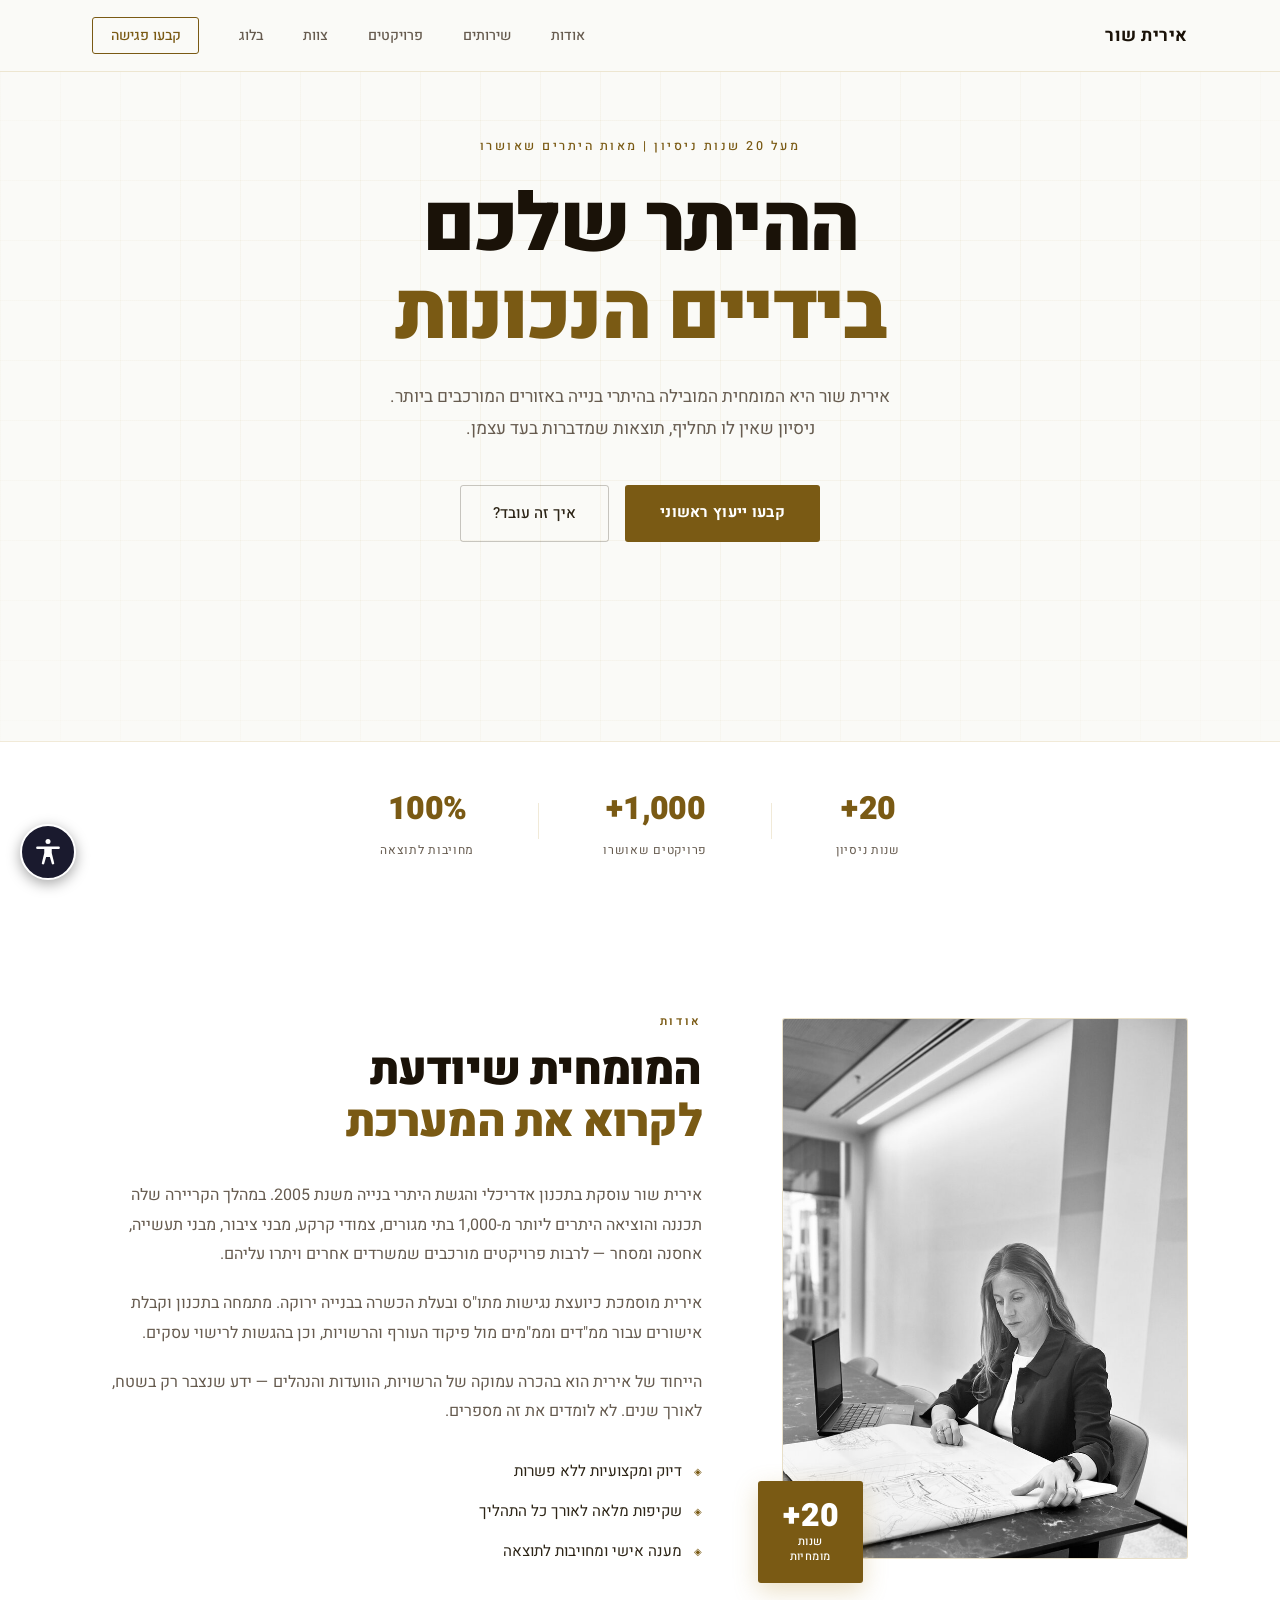
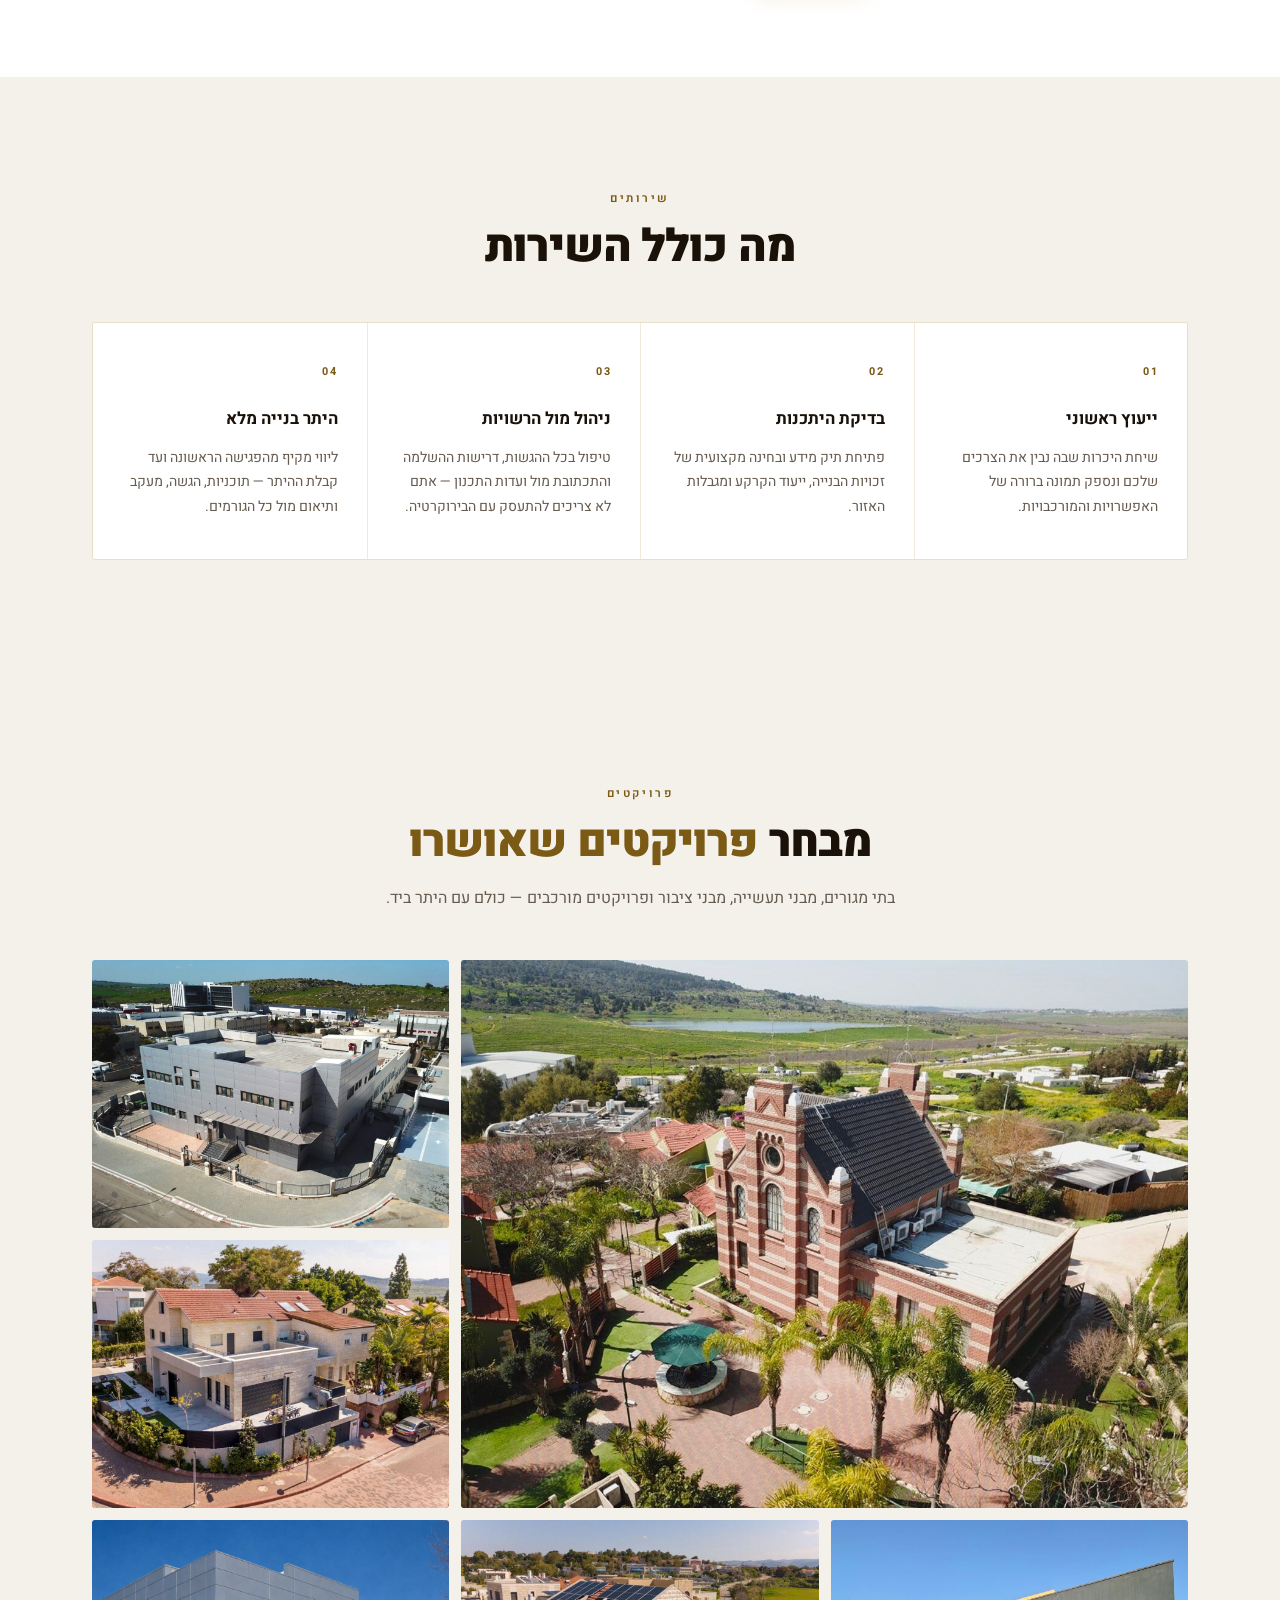
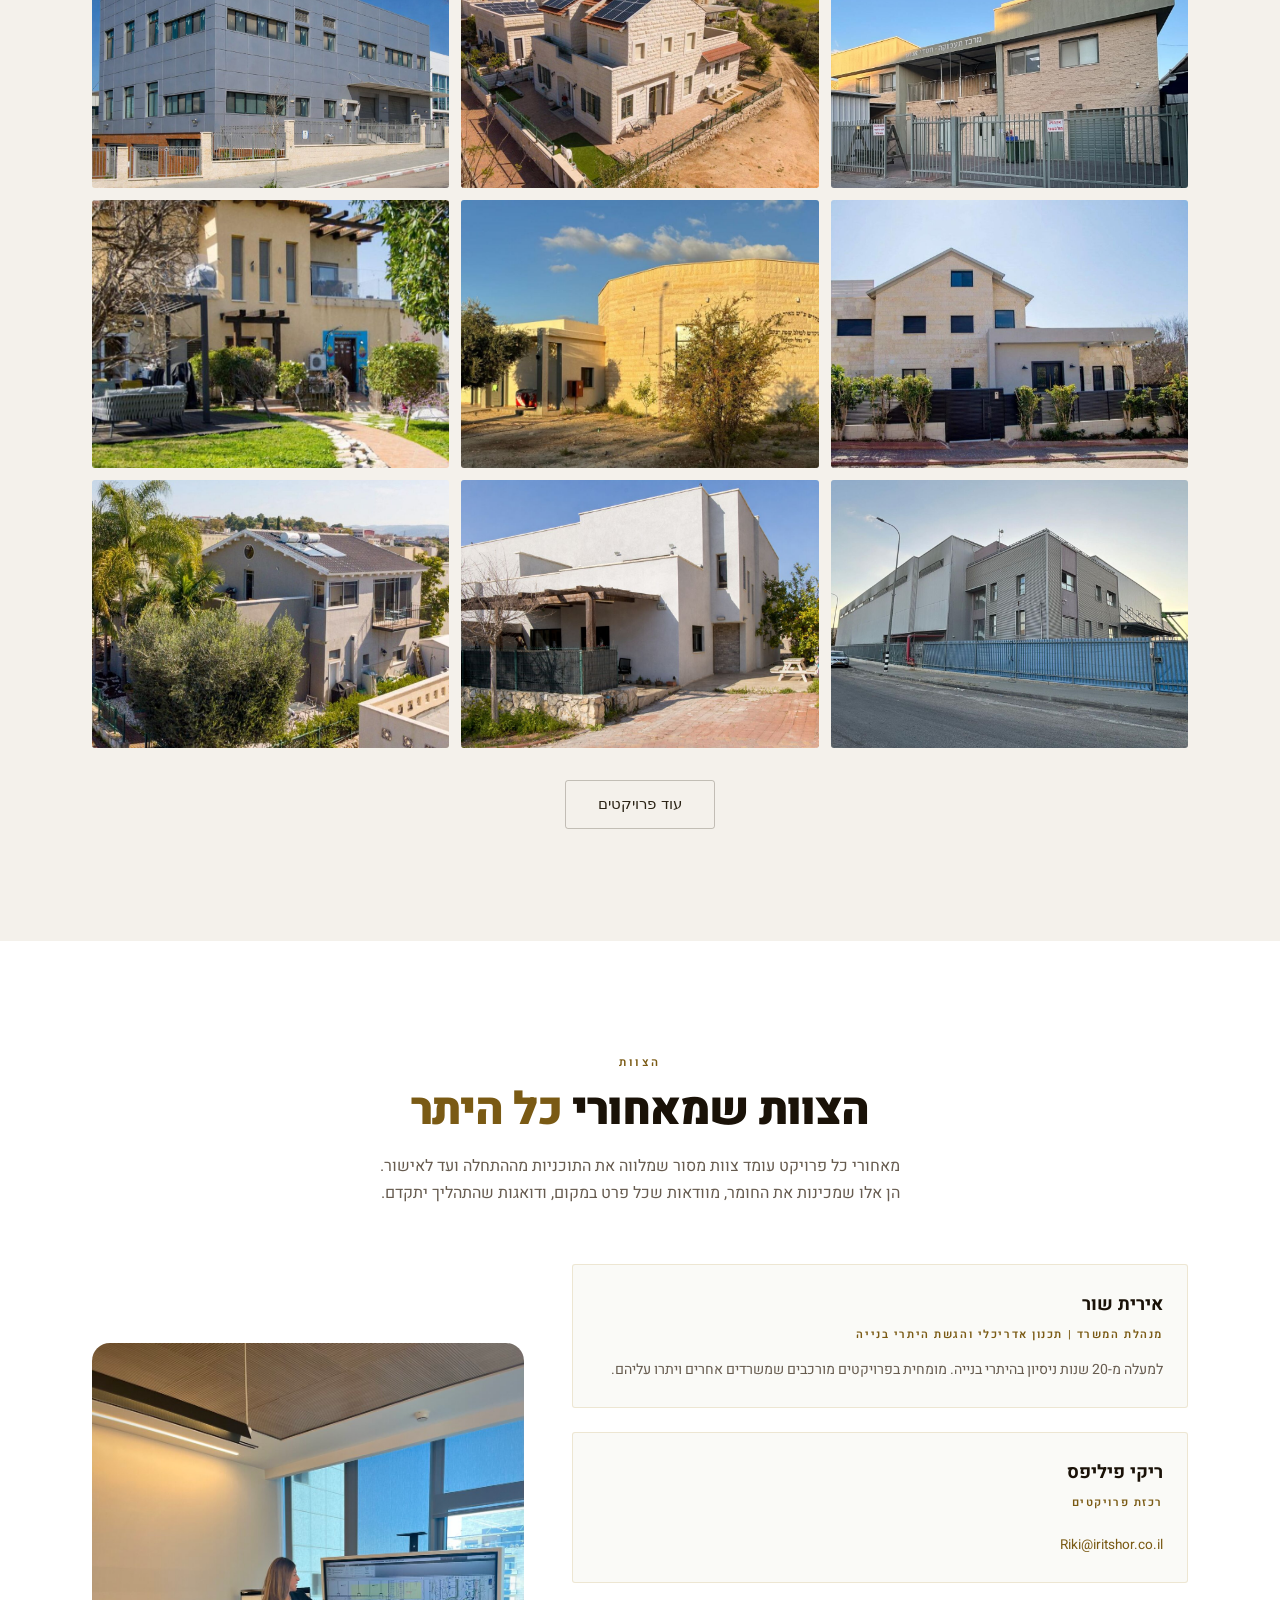
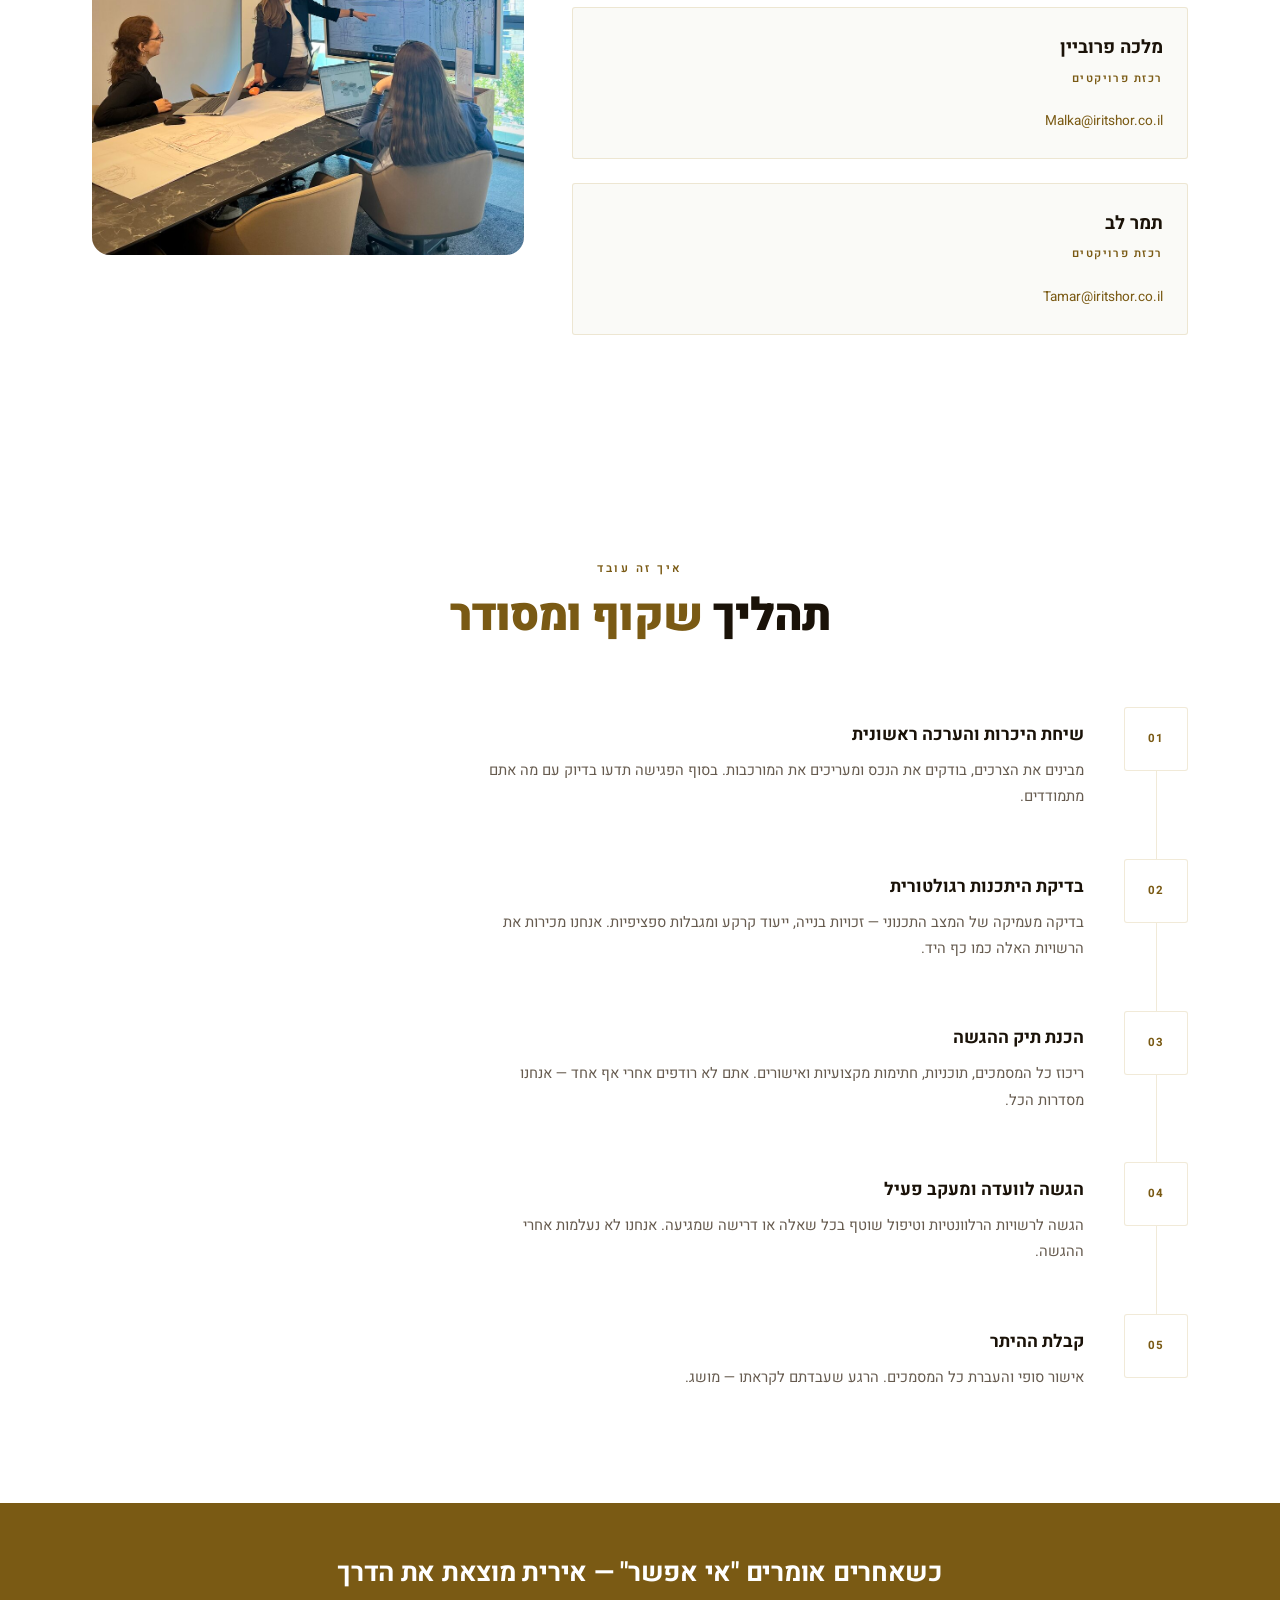
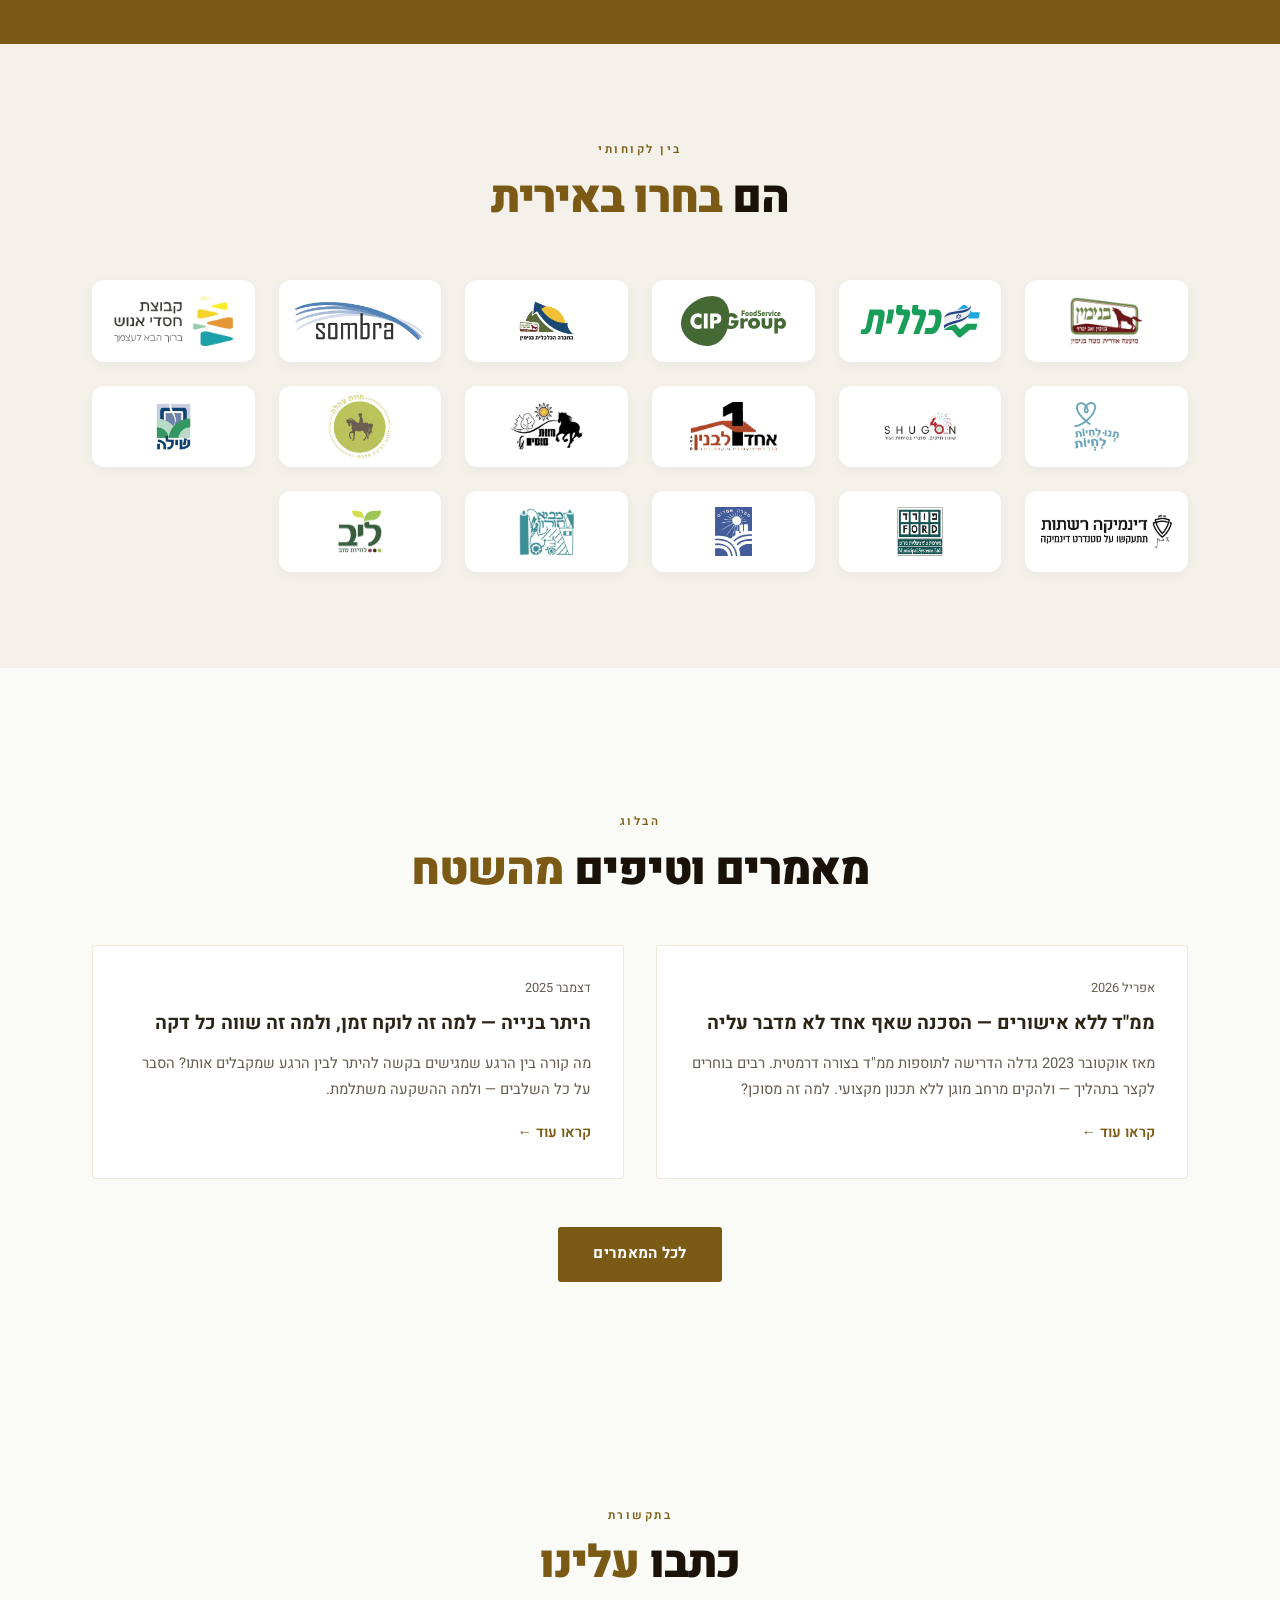
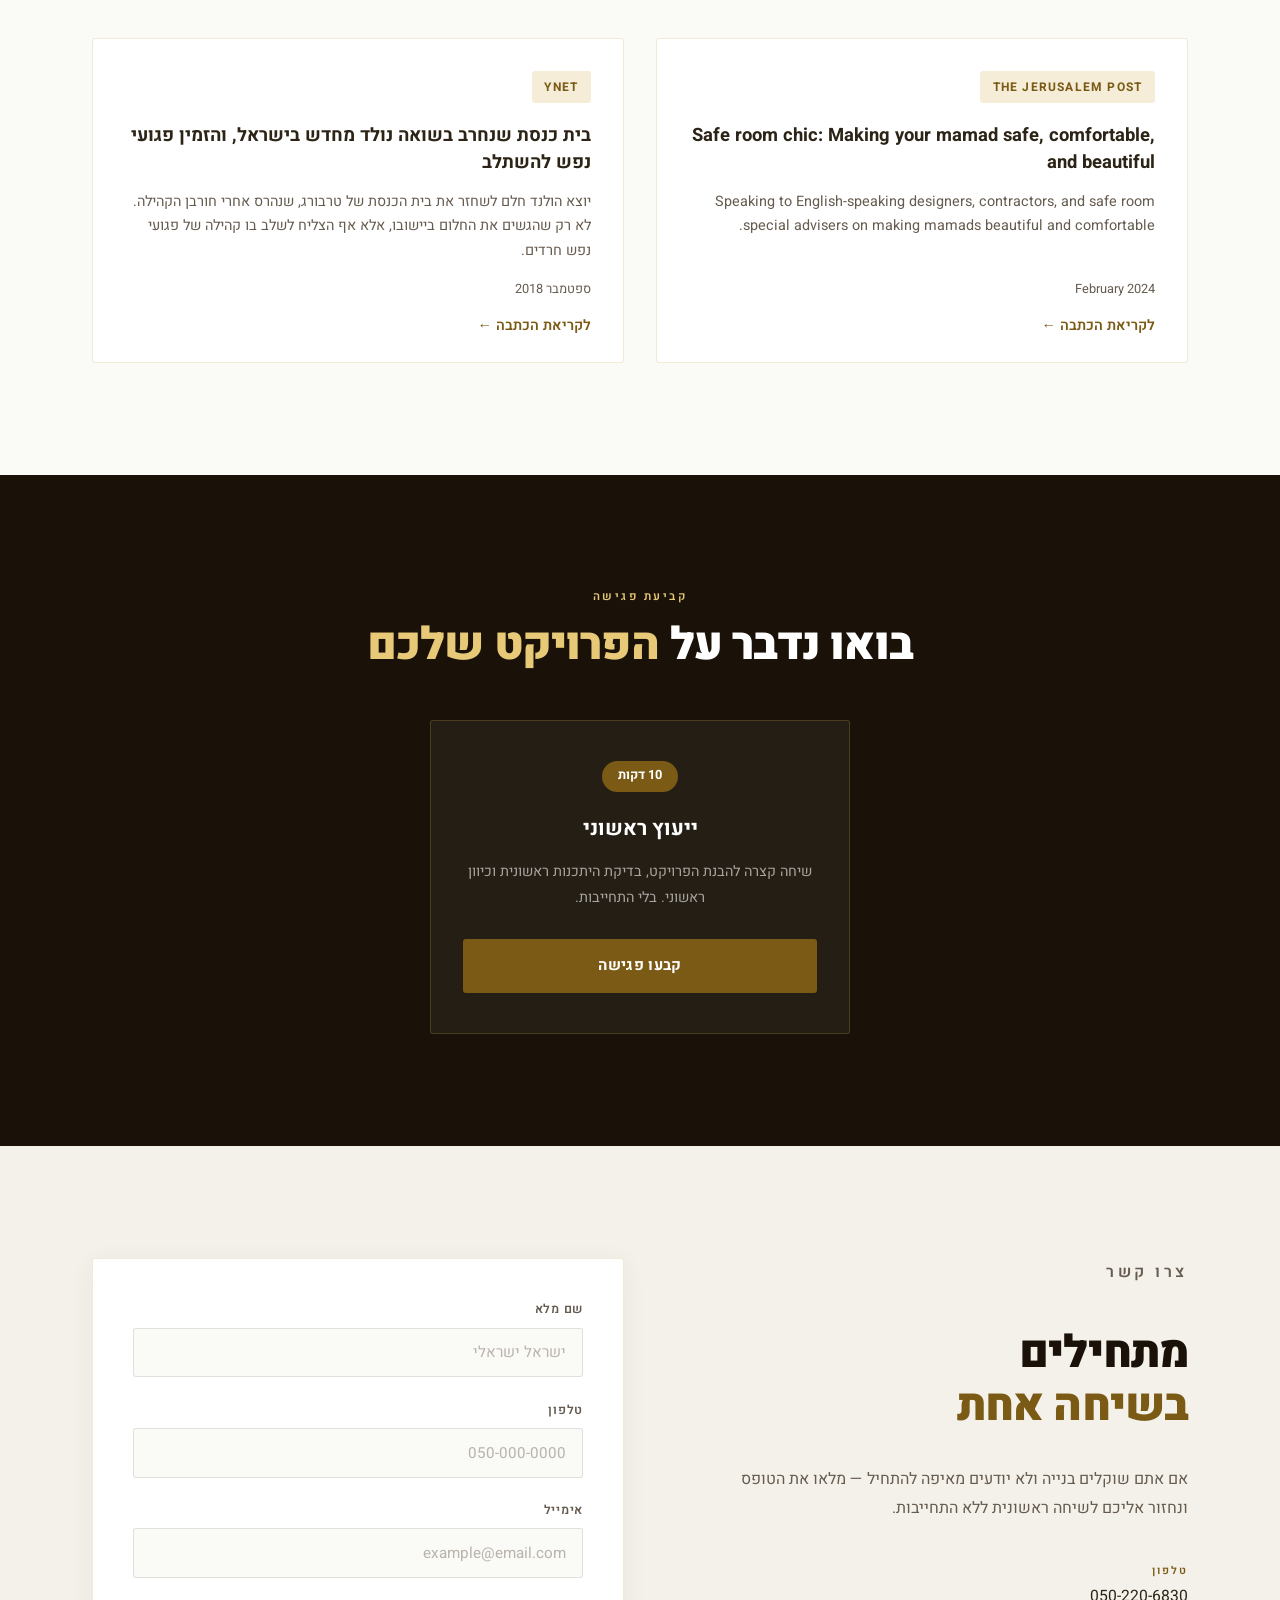
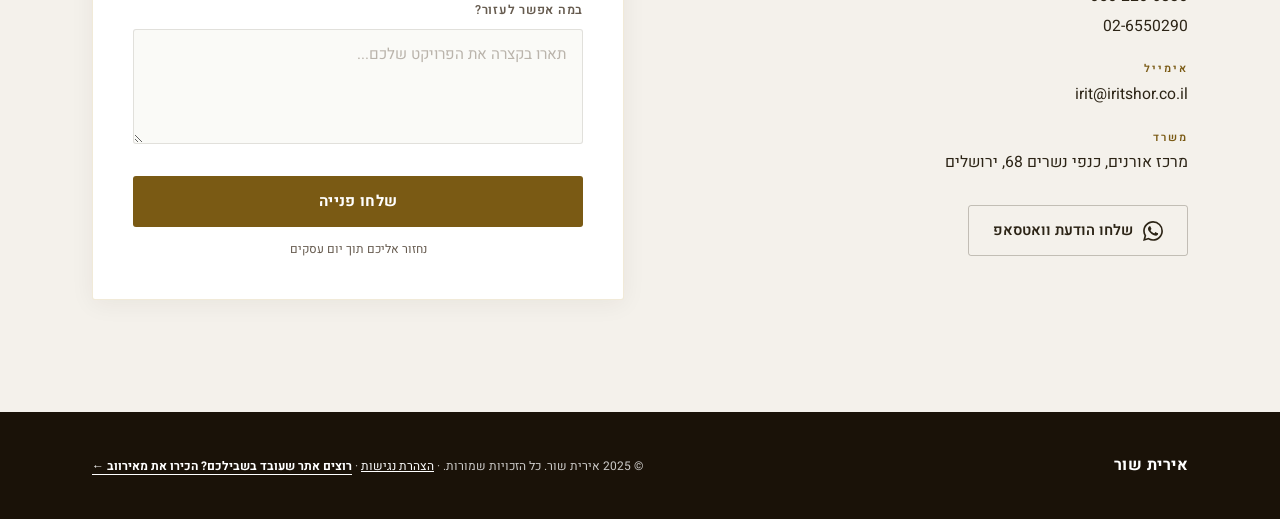
<file: index.html>
<!DOCTYPE html>
<html lang="he" dir="rtl">
<head>
  <meta charset="UTF-8" />
  <meta name="viewport" content="width=device-width, initial-scale=1.0" />
  <title>אירית שור | תכנון אדריכלי והיתרי בנייה</title>
  <meta name="description" content="אירית שור — משרד אדריכלות המתמחה בתכנון אדריכלי והשגת היתרי בנייה משנת 2005. מעל 1,000 פרויקטים מאושרים. ירושלים." />
  <meta name="keywords" content="היתר בנייה, אירית שור, הנדסאית אדריכלות, היתרי בנייה ירושלים, ייעוץ בנייה, תכנון ובנייה, ועדות תכנון, רישוי בנייה" />
  <meta name="author" content="אירית שור" />
  <link rel="canonical" href="https://iritshor.co.il/" />

  <!-- Open Graph -->
  <meta property="og:type" content="website" />
  <meta property="og:title" content="אירית שור | תכנון אדריכלי והיתרי בנייה" />
  <meta property="og:description" content="משרד אדריכלות המתמחה בתכנון אדריכלי והשגת היתרי בנייה משנת 2005. מעל 1,000 פרויקטים מאושרים." />
  <meta property="og:url" content="https://iritshor.co.il/" />
  <meta property="og:locale" content="he_IL" />
  <meta property="og:site_name" content="אירית שור — היתרי בנייה" />

  <link rel="preconnect" href="https://fonts.googleapis.com" />
  <link rel="preconnect" href="https://fonts.gstatic.com" crossorigin />
  <link href="https://fonts.googleapis.com/css2?family=Heebo:wght@300;400;500;700;900&display=swap" rel="stylesheet" />
  <link rel="stylesheet" href="style.css" />
  <link rel="stylesheet" href="a11y.css" />
  <link rel="icon" type="image/png" href="favicon-32.png" sizes="32x32" />
  <link rel="icon" type="image/png" href="favicon-256.png" sizes="256x256" />
  <link rel="apple-touch-icon" href="apple-touch-icon.png" />
    <link rel="stylesheet" href="a11y.css?v=1">
    <script src="a11y-widget.js?v=1" defer></script>
</head>
<body>
  <a href="#main-content" class="skip-link">דלג לתוכן הראשי</a>

  <!-- NAV -->
  <nav class="nav" id="nav">
    <div class="nav-inner">
      <a href="#" class="logo">אירית שור</a>
      <button class="menu-toggle" onclick="toggleMenu()" aria-label="תפריט">
        <span></span><span></span><span></span>
      </button>
      <ul class="nav-links">
        <li><a href="#about">אודות</a></li>
        <li><a href="#services">שירותים</a></li>
        <li><a href="#projects">פרויקטים</a></li>
        <li><a href="#team">צוות</a></li>
        <li><a href="blog.html">בלוג</a></li>
        <li><a href="#booking" class="nav-cta">קבעו פגישה</a></li>
      </ul>
    </div>
  </nav>

  <main id="main-content" tabindex="-1">

  <!-- HERO -->
  <section class="hero">
    <div class="hero-bg"></div>
    <div class="hero-overlay"></div>
    <div class="hero-content">
      <p class="hero-eyebrow">מעל 20 שנות ניסיון | מאות היתרים שאושרו</p>
      <h1 class="hero-title">
        ההיתר שלכם<br />
        <span class="gold">בידיים הנכונות</span>
      </h1>
      <p class="hero-subtitle">
        אירית שור היא המומחית המובילה בהיתרי בנייה באזורים המורכבים ביותר.
        <br />ניסיון שאין לו תחליף, תוצאות שמדברות בעד עצמן.
      </p>
      <div class="hero-actions">
        <a href="#contact" class="btn-primary">קבעו ייעוץ ראשוני</a>
        <a href="#process" class="btn-ghost">איך זה עובד?</a>
      </div>
    </div>
    <div class="hero-stats">
      <div class="stat">
        <span class="stat-num">20+</span>
        <span class="stat-label">שנות ניסיון</span>
      </div>
      <div class="stat-divider"></div>
      <div class="stat">
        <span class="stat-num">1,000+</span>
        <span class="stat-label">פרויקטים שאושרו</span>
      </div>
      <div class="stat-divider"></div>
      <div class="stat">
        <span class="stat-num">100%</span>
        <span class="stat-label">מחויבות לתוצאה</span>
      </div>
    </div>
  </section>

  <!-- ABOUT -->
  <section class="about" id="about">
    <div class="container">
      <div class="about-grid">
        <div class="about-image-wrap">
          <div class="about-image-placeholder">
            <img src="images/irit-about.jpg" alt="אירית שור" class="about-photo" />
          </div>
          <div class="about-badge">
            <span class="badge-num">20+</span>
            <span class="badge-text">שנות<br/>מומחיות</span>
          </div>
        </div>
        <div class="about-text">
          <p class="section-eyebrow">אודות</p>
          <h2 class="section-title">המומחית שיודעת<br /><span class="gold">לקרוא את המערכת</span></h2>
          <p class="about-desc">
            אירית שור עוסקת בתכנון אדריכלי והגשת היתרי בנייה משנת 2005.
            במהלך הקריירה שלה תכננה והוציאה היתרים ליותר מ-1,000 בתי מגורים, צמודי קרקע,
            מבני ציבור, מבני תעשייה, אחסנה ומסחר — לרבות פרויקטים מורכבים שמשרדים אחרים ויתרו עליהם.
          </p>
          <p class="about-desc">
            אירית מוסמכת כיועצת נגישות מתו"ס ובעלת הכשרה בבנייה ירוקה.
            מתמחה בתכנון וקבלת אישורים עבור ממ"דים וממ"מים מול פיקוד העורף והרשויות,
            וכן בהגשות לרישוי עסקים.
          </p>
          <p class="about-desc">
            הייחוד של אירית הוא בהכרה עמוקה של הרשויות, הוועדות והנהלים — ידע שנצבר
            רק בשטח, לאורך שנים. לא לומדים את זה מספרים.
          </p>
          <div class="about-values">
            <div class="value-item">
              <span class="value-icon">◈</span>
              <span>דיוק ומקצועיות ללא פשרות</span>
            </div>
            <div class="value-item">
              <span class="value-icon">◈</span>
              <span>שקיפות מלאה לאורך כל התהליך</span>
            </div>
            <div class="value-item">
              <span class="value-icon">◈</span>
              <span>מענה אישי ומחויבות לתוצאה</span>
            </div>
          </div>
        </div>
      </div>
    </div>
  </section>

  <!-- SERVICES -->
  <section class="services" id="services">
    <div class="container">
      <p class="section-eyebrow center">שירותים</p>
      <h2 class="section-title center">מה כולל השירות</h2>
      <div class="services-grid">
        <div class="service-card">
          <div class="service-icon">01</div>
          <h3>ייעוץ ראשוני</h3>
          <p>שיחת היכרות שבה נבין את הצרכים שלכם ונספק תמונה ברורה של האפשרויות והמורכבויות.</p>
        </div>
        <div class="service-card">
          <div class="service-icon">02</div>
          <h3>בדיקת היתכנות</h3>
          <p>פתיחת תיק מידע ובחינה מקצועית של זכויות הבנייה, ייעוד הקרקע ומגבלות האזור.</p>
        </div>
        <div class="service-card">
          <div class="service-icon">03</div>
          <h3>ניהול מול הרשויות</h3>
          <p>טיפול בכל ההגשות, דרישות ההשלמה והתכתובת מול ועדות התכנון — אתם לא צריכים להתעסק עם הבירוקרטיה.</p>
        </div>
        <div class="service-card">
          <div class="service-icon">04</div>
          <h3>היתר בנייה מלא</h3>
          <p>ליווי מקיף מהפגישה הראשונה ועד קבלת ההיתר — תוכניות, הגשה, מעקב ותיאום מול כל הגורמים.</p>
        </div>
      </div>
    </div>
  </section>

  <!-- PROJECTS -->
  <section class="projects" id="projects">
    <div class="container">
      <p class="section-eyebrow center">פרויקטים</p>
      <h2 class="section-title center">מבחר <span class="gold">פרויקטים שאושרו</span></h2>
      <p class="projects-subtitle">בתי מגורים, מבני תעשייה, מבני ציבור ופרויקטים מורכבים — כולם עם היתר ביד.</p>

      <!-- Main grid: one image per project, diverse mix -->
      <div class="projects-grid">
        <div class="project-item project-item--large">
          <img src="images/proj-synagogue-1.jpg" alt="בית כנסת — שימור ושחזור" loading="lazy" />
          <div class="project-overlay"><span>בית כנסת — שימור ושחזור</span></div>
        </div>
        <div class="project-item">
          <img src="images/proj-factory-1.jpg" alt="מפעל" loading="lazy" />
          <div class="project-overlay"><span>מפעל</span></div>
        </div>
        <div class="project-item">
          <img src="images/proj-house-10.jpg" alt="בית פרטי" loading="lazy" />
          <div class="project-overlay"><span>בית פרטי</span></div>
        </div>
        <div class="project-item">
          <img src="images/proj-public-1.jpg" alt="מרכז תעסוקה" loading="lazy" />
          <div class="project-overlay"><span>מרכז תעסוקה</span></div>
        </div>
        <div class="project-item">
          <img src="images/proj-house-15.jpg" alt="בית פרטי" loading="lazy" />
          <div class="project-overlay"><span>בית פרטי</span></div>
        </div>
        <div class="project-item">
          <img src="images/proj-factory-2.jpg" alt="מבנה תעשייה" loading="lazy" />
          <div class="project-overlay"><span>מבנה תעשייה</span></div>
        </div>
        <div class="project-item">
          <img src="images/proj-house-17.jpg" alt="בית פרטי" loading="lazy" />
          <div class="project-overlay"><span>בית פרטי</span></div>
        </div>
        <div class="project-item">
          <img src="images/proj-public-3.jpg" alt="מבנה ציבור" loading="lazy" />
          <div class="project-overlay"><span>מבנה ציבור</span></div>
        </div>
        <div class="project-item">
          <img src="images/proj-house-19.jpg" alt="בית פרטי" loading="lazy" />
          <div class="project-overlay"><span>בית פרטי</span></div>
        </div>
        <div class="project-item">
          <img src="images/proj-industrial-4.jpg" alt="מבנה תעשייה" loading="lazy" />
          <div class="project-overlay"><span>מבנה תעשייה</span></div>
        </div>
        <div class="project-item">
          <img src="images/proj-house-1.jpg" alt="בית פרטי" loading="lazy" />
          <div class="project-overlay"><span>בית פרטי</span></div>
        </div>
        <div class="project-item">
          <img src="images/proj-house-14.jpg" alt="בית פרטי" loading="lazy" />
          <div class="project-overlay"><span>בית פרטי</span></div>
        </div>
      </div>

      <!-- Extended gallery - all images, same-project adjacent -->
      <div class="projects-grid projects-extra" id="projectsExtra">
        <!-- בית כנסת — תמונות נוספות -->
        <div class="project-item">
          <img src="images/proj-synagogue-2.jpg" alt="בית כנסת — חזית" loading="lazy" />
          <div class="project-overlay"><span>בית כנסת — חזית</span></div>
        </div>
        <div class="project-item">
          <img src="images/proj-synagogue-interior.jpg" alt="בית כנסת — פנים" loading="lazy" />
          <div class="project-overlay"><span>בית כנסת — פנים</span></div>
        </div>
        <div class="project-item">
          <img src="images/proj-synagogue-3.jpg" alt="בית כנסת — חצר" loading="lazy" />
          <div class="project-overlay"><span>בית כנסת — חצר</span></div>
        </div>
        <!-- מפעל — תמונה נוספת -->
        <div class="project-item">
          <img src="images/proj-factory-3.jpg" alt="מבנה תעשייה — מבט אווירי" loading="lazy" />
          <div class="project-overlay"><span>מבנה תעשייה — מבט אווירי</span></div>
        </div>
        <!-- מבני ציבור -->
        <div class="project-item">
          <img src="images/proj-public-2.jpg" alt="מבנה ציבור" loading="lazy" />
          <div class="project-overlay"><span>מבנה ציבור</span></div>
        </div>
        <!-- בתים — שאר הפרויקטים -->
        <div class="project-item">
          <img src="images/proj-house-2.jpg" alt="בית פרטי" loading="lazy" />
          <div class="project-overlay"><span>בית פרטי</span></div>
        </div>
        <div class="project-item">
          <img src="images/proj-house-3.jpg" alt="בית פרטי" loading="lazy" />
          <div class="project-overlay"><span>בית פרטי</span></div>
        </div>
        <div class="project-item">
          <img src="images/proj-house-4.jpg" alt="בית פרטי" loading="lazy" />
          <div class="project-overlay"><span>בית פרטי</span></div>
        </div>
        <div class="project-item">
          <img src="images/proj-house-5.jpg" alt="בית פרטי" loading="lazy" />
          <div class="project-overlay"><span>בית פרטי</span></div>
        </div>
        <div class="project-item">
          <img src="images/proj-house-6.jpg" alt="בית פרטי" loading="lazy" />
          <div class="project-overlay"><span>בית פרטי</span></div>
        </div>
        <div class="project-item">
          <img src="images/proj-house-7.jpg" alt="בית פרטי" loading="lazy" />
          <div class="project-overlay"><span>בית פרטי</span></div>
        </div>
        <div class="project-item">
          <img src="images/proj-house-8.jpg" alt="בית פרטי" loading="lazy" />
          <div class="project-overlay"><span>בית פרטי</span></div>
        </div>
        <div class="project-item">
          <img src="images/proj-house-9.jpg" alt="בית פרטי" loading="lazy" />
          <div class="project-overlay"><span>בית פרטי</span></div>
        </div>
        <div class="project-item">
          <img src="images/proj-house-11.jpg" alt="בית פרטי" loading="lazy" />
          <div class="project-overlay"><span>בית פרטי</span></div>
        </div>
        <div class="project-item">
          <img src="images/proj-house-12.jpg" alt="בית פרטי" loading="lazy" />
          <div class="project-overlay"><span>בית פרטי</span></div>
        </div>
        <div class="project-item">
          <img src="images/proj-house-13.jpg" alt="בית פרטי" loading="lazy" />
          <div class="project-overlay"><span>בית פרטי</span></div>
        </div>
        <div class="project-item">
          <img src="images/proj-house-16.jpg" alt="בית פרטי" loading="lazy" />
          <div class="project-overlay"><span>בית פרטי</span></div>
        </div>
        <div class="project-item">
          <img src="images/proj-house-18.jpg" alt="בית פרטי" loading="lazy" />
          <div class="project-overlay"><span>בית פרטי</span></div>
        </div>
        <div class="project-item">
          <img src="images/proj-house-20.jpg" alt="בית פרטי" loading="lazy" />
          <div class="project-overlay"><span>בית פרטי</span></div>
        </div>
      </div>

      <button class="btn-ghost projects-toggle" id="projectsToggle" onclick="toggleProjects()">
        עוד פרויקטים
      </button>
    </div>
  </section>

  <!-- TEAM -->
  <section class="team" id="team">
    <div class="container">
      <p class="section-eyebrow center">הצוות</p>
      <h2 class="section-title center">הצוות שמאחורי <span class="gold">כל היתר</span></h2>
      <p class="projects-subtitle">מאחורי כל פרויקט עומד צוות מסור שמלווה את התוכניות מההתחלה ועד לאישור.<br />הן אלו שמכינות את החומר, מוודאות שכל פרט במקום, ודואגות שהתהליך יתקדם.</p>
      <div class="team-layout">
        <div class="team-members-side">
          <div class="team-card">
            <div class="team-info">
              <h3>אירית שור</h3>
              <span class="team-role">מנהלת המשרד | תכנון אדריכלי והגשת היתרי בנייה</span>
              <p>למעלה מ-20 שנות ניסיון בהיתרי בנייה. מומחית בפרויקטים מורכבים שמשרדים אחרים ויתרו עליהם.</p>
            </div>
          </div>
          <div class="team-card">
            <div class="team-info">
              <h3>ריקי פיליפס</h3>
              <span class="team-role">רכזת פרויקטים</span>
              <a href="mailto:Riki@iritshor.co.il" class="team-email">Riki@iritshor.co.il</a>
            </div>
          </div>
          <div class="team-card">
            <div class="team-info">
              <h3>מלכה פרוביין</h3>
              <span class="team-role">רכזת פרויקטים</span>
              <a href="mailto:Malka@iritshor.co.il" class="team-email">Malka@iritshor.co.il</a>
            </div>
          </div>
          <div class="team-card">
            <div class="team-info">
              <h3>תמר לב</h3>
              <span class="team-role">רכזת פרויקטים</span>
              <a href="mailto:Tamar@iritshor.co.il" class="team-email">Tamar@iritshor.co.il</a>
            </div>
          </div>
        </div>
        <div class="team-photo-side">
          <img src="images/team-meeting.jpg" alt="צוות המשרד בפגישת עבודה" class="team-hero-img" />
        </div>
      </div>

    </div>
  </section>

  <!-- PROCESS -->
  <section class="process" id="process">
    <div class="container">
      <p class="section-eyebrow center">איך זה עובד</p>
      <h2 class="section-title center">תהליך <span class="gold">שקוף ומסודר</span></h2>
      <div class="process-steps">

        <div class="process-step">
          <div class="step-number">01</div>
          <div class="step-content">
            <h3>שיחת היכרות והערכה ראשונית</h3>
            <p>מבינים את הצרכים, בודקים את הנכס ומעריכים את המורכבות. בסוף הפגישה תדעו בדיוק עם מה אתם מתמודדים.</p>
          </div>
        </div>

        <div class="process-step">
          <div class="step-number">02</div>
          <div class="step-content">
            <h3>בדיקת היתכנות רגולטורית</h3>
            <p>בדיקה מעמיקה של המצב התכנוני — זכויות בנייה, ייעוד קרקע ומגבלות ספציפיות. אנחנו מכירות את הרשויות האלה כמו כף היד.</p>
          </div>
        </div>

        <div class="process-step">
          <div class="step-number">03</div>
          <div class="step-content">
            <h3>הכנת תיק ההגשה</h3>
            <p>ריכוז כל המסמכים, תוכניות, חתימות מקצועיות ואישורים. אתם לא רודפים אחרי אף אחד — אנחנו מסדרות הכל.</p>
          </div>
        </div>

        <div class="process-step">
          <div class="step-number">04</div>
          <div class="step-content">
            <h3>הגשה לוועדה ומעקב פעיל</h3>
            <p>הגשה לרשויות הרלוונטיות וטיפול שוטף בכל שאלה או דרישה שמגיעה. אנחנו לא נעלמות אחרי ההגשה.</p>
          </div>
        </div>

        <div class="process-step">
          <div class="step-number">05</div>
          <div class="step-content">
            <h3>קבלת ההיתר</h3>
            <p>אישור סופי והעברת כל המסמכים. הרגע שעבדתם לקראתו — מושג.</p>
          </div>
        </div>

      </div>
    </div>
  </section>

  <!-- TRUST STRIP -->
  <section class="trust-strip">
    <div class="container">
      <p class="trust-title">כשאחרים אומרים "אי אפשר" — אירית מוצאת את הדרך</p>
    </div>
  </section>

  <!-- CLIENTS -->
  <section class="clients" id="clients">
    <div class="container">
      <p class="section-eyebrow center">בין לקוחותי</p>
      <h2 class="section-title center">הם <span class="gold">בחרו באירית</span></h2>
      <div class="clients-grid">
        <div class="client-logo"><img src="images/logos/binyamin.png" alt="מועצה אזורית מטה בנימין" loading="lazy" /></div>
        <div class="client-logo"><img src="images/logos/clalit.svg" alt="כללית" loading="lazy" /></div>
        <div class="client-logo"><img src="images/logos/cip.svg" alt="CIP" loading="lazy" /></div>
        <div class="client-logo"><img src="images/logos/cbinyamin.gif" alt="החברה הכלכלית מטה בנימין" loading="lazy" /></div>
        <div class="client-logo"><img src="images/logos/sombra.webp" alt="סומברה" loading="lazy" /></div>
        <div class="client-logo"><img src="images/logos/hasdey-enosh.png" alt="חסדי אנוש" loading="lazy" /></div>
        <div class="client-logo"><img src="images/logos/letlive.png" alt="תנו לחיות לחיות" loading="lazy" /></div>
        <div class="client-logo"><img src="images/logos/shugon.png" alt="שוגון" loading="lazy" /></div>
        <div class="client-logo"><img src="images/logos/echad-lebinyan.png" alt="אחד לבניין" loading="lazy" /></div>
        <div class="client-logo"><img src="images/logos/ali.png" alt="חוות סוסים עלי" loading="lazy" /></div>
        <div class="client-logo"><img src="images/logos/zahala.png" alt="חוות סוסים צהלה" loading="lazy" /></div>
        <div class="client-logo"><img src="images/logos/shiloh.jpg" alt="שילה" loading="lazy" /></div>
        <div class="client-logo"><img src="images/logos/dinamika.jpg" alt="דינמיקה רשתות" loading="lazy" /></div>
        <div class="client-logo"><img src="images/logos/ford.jpg" alt="פורד מערכות מוניציפליות" loading="lazy" /></div>
        <div class="client-logo"><img src="images/logos/maale-efraim.jpg" alt="מעלה אפרים" loading="lazy" /></div>
        <div class="client-logo"><img src="images/logos/mevo-horon.jpg" alt="מבוא חורון" loading="lazy" /></div>
        <div class="client-logo"><img src="images/logos/lihiyot-tov.png" alt="לחיות טוב" loading="lazy" /></div>
      </div>
    </div>
  </section>

  <!-- BLOG PREVIEW -->
  <section class="blog-preview">
    <div class="container">
      <p class="section-eyebrow center">הבלוג</p>
      <h2 class="section-title center">מאמרים וטיפים <span class="gold">מהשטח</span></h2>
      <div class="blog-preview-grid">

        <a href="blog-post-1.html" class="blog-card">
          <div class="blog-card-body">
            <span class="blog-date">אפריל 2026</span>
            <h3 class="blog-card-title">ממ"ד ללא אישורים — הסכנה שאף אחד לא מדבר עליה</h3>
            <p class="blog-card-excerpt">מאז אוקטובר 2023 גדלה הדרישה לתוספות ממ"ד בצורה דרמטית. רבים בוחרים לקצר בתהליך — ולהקים מרחב מוגן ללא תכנון מקצועי. למה זה מסוכן?</p>
            <span class="blog-read-more">קראו עוד &larr;</span>
          </div>
        </a>

        <a href="blog-post-3.html" class="blog-card">
          <div class="blog-card-body">
            <span class="blog-date">דצמבר 2025</span>
            <h3 class="blog-card-title">היתר בנייה — למה זה לוקח זמן, ולמה זה שווה כל דקה</h3>
            <p class="blog-card-excerpt">מה קורה בין הרגע שמגישים בקשה להיתר לבין הרגע שמקבלים אותו? הסבר על כל השלבים — ולמה ההשקעה משתלמת.</p>
            <span class="blog-read-more">קראו עוד &larr;</span>
          </div>
        </a>

      </div>
      <div class="blog-preview-cta">
        <a href="blog.html" class="btn-primary">לכל המאמרים</a>
      </div>
    </div>
  </section>

  <!-- PRESS -->
  <section class="press" id="press">
    <div class="container">
      <p class="section-eyebrow center">בתקשורת</p>
      <h2 class="section-title center">כתבו <span class="gold">עלינו</span></h2>
      <div class="press-grid">

        <a href="https://www.jpost.com/business-and-innovation/all-news/article-787109" target="_blank" rel="noopener" class="press-card">
          <div class="press-source">
            <span class="press-logo">The Jerusalem Post</span>
          </div>
          <h3 class="press-title">Safe room chic: Making your mamad safe, comfortable, and beautiful</h3>
          <p class="press-desc">Speaking to English-speaking designers, contractors, and safe room special advisers on making mamads beautiful and comfortable.</p>
          <span class="press-date">February 2024</span>
          <span class="press-link">לקריאת הכתבה &larr;</span>
        </a>

        <a href="https://xnet.ynet.co.il/articles/0,7340,L-5349265,00.html" target="_blank" rel="noopener" class="press-card">
          <div class="press-source">
            <span class="press-logo">Ynet</span>
          </div>
          <h3 class="press-title">בית כנסת שנחרב בשואה נולד מחדש בישראל, והזמין פגועי נפש להשתלב</h3>
          <p class="press-desc">יוצא הולנד חלם לשחזר את בית הכנסת של טרבורג, שנהרס אחרי חורבן הקהילה. לא רק שהגשים את החלום ביישובו, אלא אף הצליח לשלב בו קהילה של פגועי נפש חרדים.</p>
          <span class="press-date">ספטמבר 2018</span>
          <span class="press-link">לקריאת הכתבה &larr;</span>
        </a>

      </div>
    </div>
  </section>

  <!-- BOOKING -->
  <section class="booking" id="booking">
    <div class="container">
      <p class="section-eyebrow center">קביעת פגישה</p>
      <h2 class="section-title center">בואו נדבר על <span class="gold">הפרויקט שלכם</span></h2>
      <div class="booking-grid">

        <div class="booking-card">
          <div class="booking-card-header">
            <span class="booking-duration">10 דקות</span>
          </div>
          <h3 class="booking-card-title">ייעוץ ראשוני</h3>
          <p class="booking-card-desc">שיחה קצרה להבנת הפרויקט, בדיקת היתכנות ראשונית וכיוון ראשוני. בלי התחייבות.</p>
          <a href="https://cal.com/iritshor" target="_blank" rel="noopener" class="btn-primary booking-btn">קבעו פגישה</a>
        </div>


      </div>
    </div>
  </section>

  <!-- CONTACT -->
  <section class="contact" id="contact">
    <div class="container">
      <div class="contact-grid">
        <div class="contact-text">
          <p class="section-eyebrow">צרו קשר</p>
          <h2 class="section-title">מתחילים<br /><span class="gold">בשיחה אחת</span></h2>
          <p>אם אתם שוקלים בנייה ולא יודעים מאיפה להתחיל — מלאו את הטופס ונחזור אליכם לשיחה ראשונית ללא התחייבות.</p>
          <div class="contact-details">
            <div class="contact-item">
              <span class="contact-label">טלפון</span>
              <a href="tel:0502206830" class="contact-value">050-220-6830</a>
              <a href="tel:026550290" class="contact-value">02-6550290</a>
            </div>
            <div class="contact-item">
              <span class="contact-label">אימייל</span>
              <a href="mailto:irit@iritshor.co.il" class="contact-value">irit@iritshor.co.il</a>
            </div>
            <div class="contact-item">
              <span class="contact-label">משרד</span>
              <span class="contact-value">מרכז אורנים, כנפי נשרים 68, ירושלים</span>
            </div>
          </div>
          <a href="https://wa.me/972502206830?text=שלום%20אירית%2C%20אשמח%20לשמוע%20פרטים%20על%20היתר%20בנייה" class="whatsapp-btn" target="_blank" rel="noopener">
            <svg width="20" height="20" viewBox="0 0 24 24" fill="currentColor"><path d="M17.472 14.382c-.297-.149-1.758-.867-2.03-.967-.273-.099-.471-.148-.67.15-.197.297-.767.966-.94 1.164-.173.199-.347.223-.644.075-.297-.15-1.255-.463-2.39-1.475-.883-.788-1.48-1.761-1.653-2.059-.173-.297-.018-.458.13-.606.134-.133.298-.347.446-.52.149-.174.198-.298.298-.497.099-.198.05-.371-.025-.52-.075-.149-.669-1.612-.916-2.207-.242-.579-.487-.5-.669-.51-.173-.008-.371-.01-.57-.01-.198 0-.52.074-.792.372-.272.297-1.04 1.016-1.04 2.479 0 1.462 1.065 2.875 1.213 3.074.149.198 2.096 3.2 5.077 4.487.709.306 1.262.489 1.694.625.712.227 1.36.195 1.871.118.571-.085 1.758-.719 2.006-1.413.248-.694.248-1.289.173-1.413-.074-.124-.272-.198-.57-.347m-5.421 7.403h-.004a9.87 9.87 0 01-5.031-1.378l-.361-.214-3.741.982.998-3.648-.235-.374a9.86 9.86 0 01-1.51-5.26c.001-5.45 4.436-9.884 9.888-9.884 2.64 0 5.122 1.03 6.988 2.898a9.825 9.825 0 012.893 6.994c-.003 5.45-4.437 9.884-9.885 9.884m8.413-18.297A11.815 11.815 0 0012.05 0C5.495 0 .16 5.335.157 11.892c0 2.096.547 4.142 1.588 5.945L.057 24l6.305-1.654a11.882 11.882 0 005.683 1.448h.005c6.554 0 11.89-5.335 11.893-11.893a11.821 11.821 0 00-3.48-8.413z"/></svg>
            שלחו הודעת וואטסאפ
          </a>
        </div>
        <form class="contact-form" action="https://formsubmit.co/irit@iritshor.co.il" method="POST" onsubmit="handleSubmit(event)">
          <input type="hidden" name="_subject" value="פנייה חדשה מהאתר" />
          <input type="hidden" name="_captcha" value="false" />
          <input type="hidden" name="_next" value="https://irit-shor.pages.dev/#contact" />
          <div class="form-group">
            <label for="name">שם מלא</label>
            <input type="text" id="name" name="name" placeholder="ישראל ישראלי" required />
          </div>
          <div class="form-group">
            <label for="phone">טלפון</label>
            <input type="tel" id="phone" name="phone" placeholder="050-000-0000" required />
          </div>
          <div class="form-group">
            <label for="email">אימייל</label>
            <input type="email" id="email" name="email" placeholder="example@email.com" dir="ltr" />
          </div>
          <div class="form-group">
            <label for="message">במה אפשר לעזור?</label>
            <textarea id="message" name="message" rows="4" placeholder="תארו בקצרה את הפרויקט שלכם..."></textarea>
          </div>
          <button type="submit" class="btn-primary full-width">שלחו פנייה</button>
          <p class="form-note">נחזור אליכם תוך יום עסקים</p>
        </form>
      </div>
    </div>
  </section>

  <!-- FOOTER -->
  </main>

  <footer class="footer">
    <div class="container">
      <div class="footer-inner">
        <div class="footer-brand">
          <span class="footer-name">אירית שור</span>
        </div>
        <p class="footer-copy">© 2025 אירית שור. כל הזכויות שמורות. · <a href="negishut.html" style="color:inherit;text-decoration:underline;">הצהרת נגישות</a> · <a href="https://meirweb.co.il/?utm_source=irit&amp;utm_medium=footer&amp;utm_campaign=site_credit" target="_blank" rel="noopener" style="color:inherit;font-weight:700;text-decoration:underline;text-underline-offset:4px;">רוצים אתר שעובד בשבילכם? הכירו את מאירווב ←</a></p>
      </div>
    </div>
  </footer>

  <!-- Structured Data for SEO -->
  <script type="application/ld+json">
  {
    "@context": "https://schema.org",
    "@type": "ProfessionalService",
    "name": "אירית שור — היתרי בנייה",
    "description": "משרד אדריכלות המתמחה בתכנון אדריכלי והשגת היתרי בנייה משנת 2005. מעל 1,000 פרויקטים מאושרים.",
    "url": "https://iritshor.co.il",
    "telephone": "+972-50-220-6830",
    "email": "irit@iritshor.co.il",
    "address": {
      "@type": "PostalAddress",
      "streetAddress": "כנפי נשרים 68",
      "addressLocality": "ירושלים",
      "addressCountry": "IL"
    },
    "founder": {
      "@type": "Person",
      "name": "אירית שור",
      "jobTitle": "הנדסאית אדריכלות"
    },
    "areaServed": {
      "@type": "Country",
      "name": "Israel"
    },
    "serviceType": ["היתרי בנייה", "ייעוץ בנייה", "בדיקת היתכנות", "ניהול מול רשויות", "תכנון אדריכלי"],
    "inLanguage": "he"
  }
  </script>
  <script src="script.js"></script>
</body>
</html>
</file>
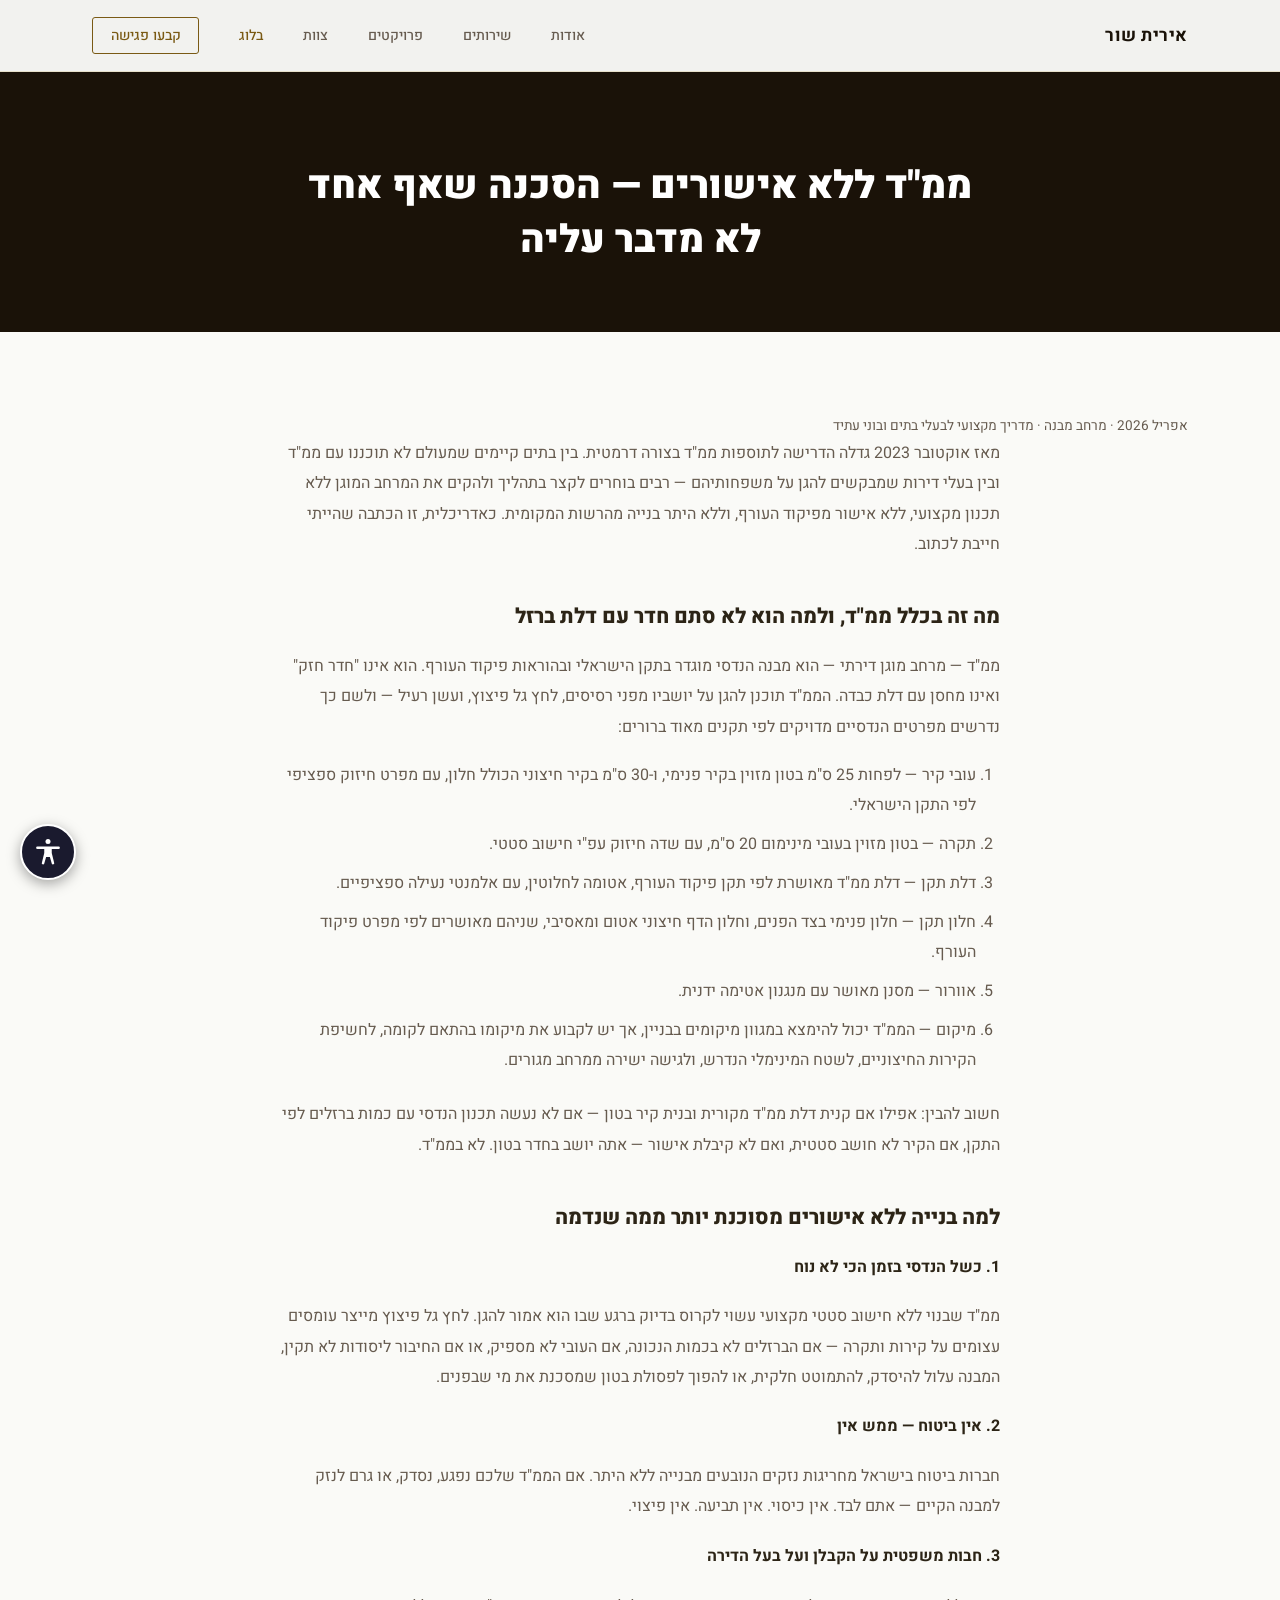
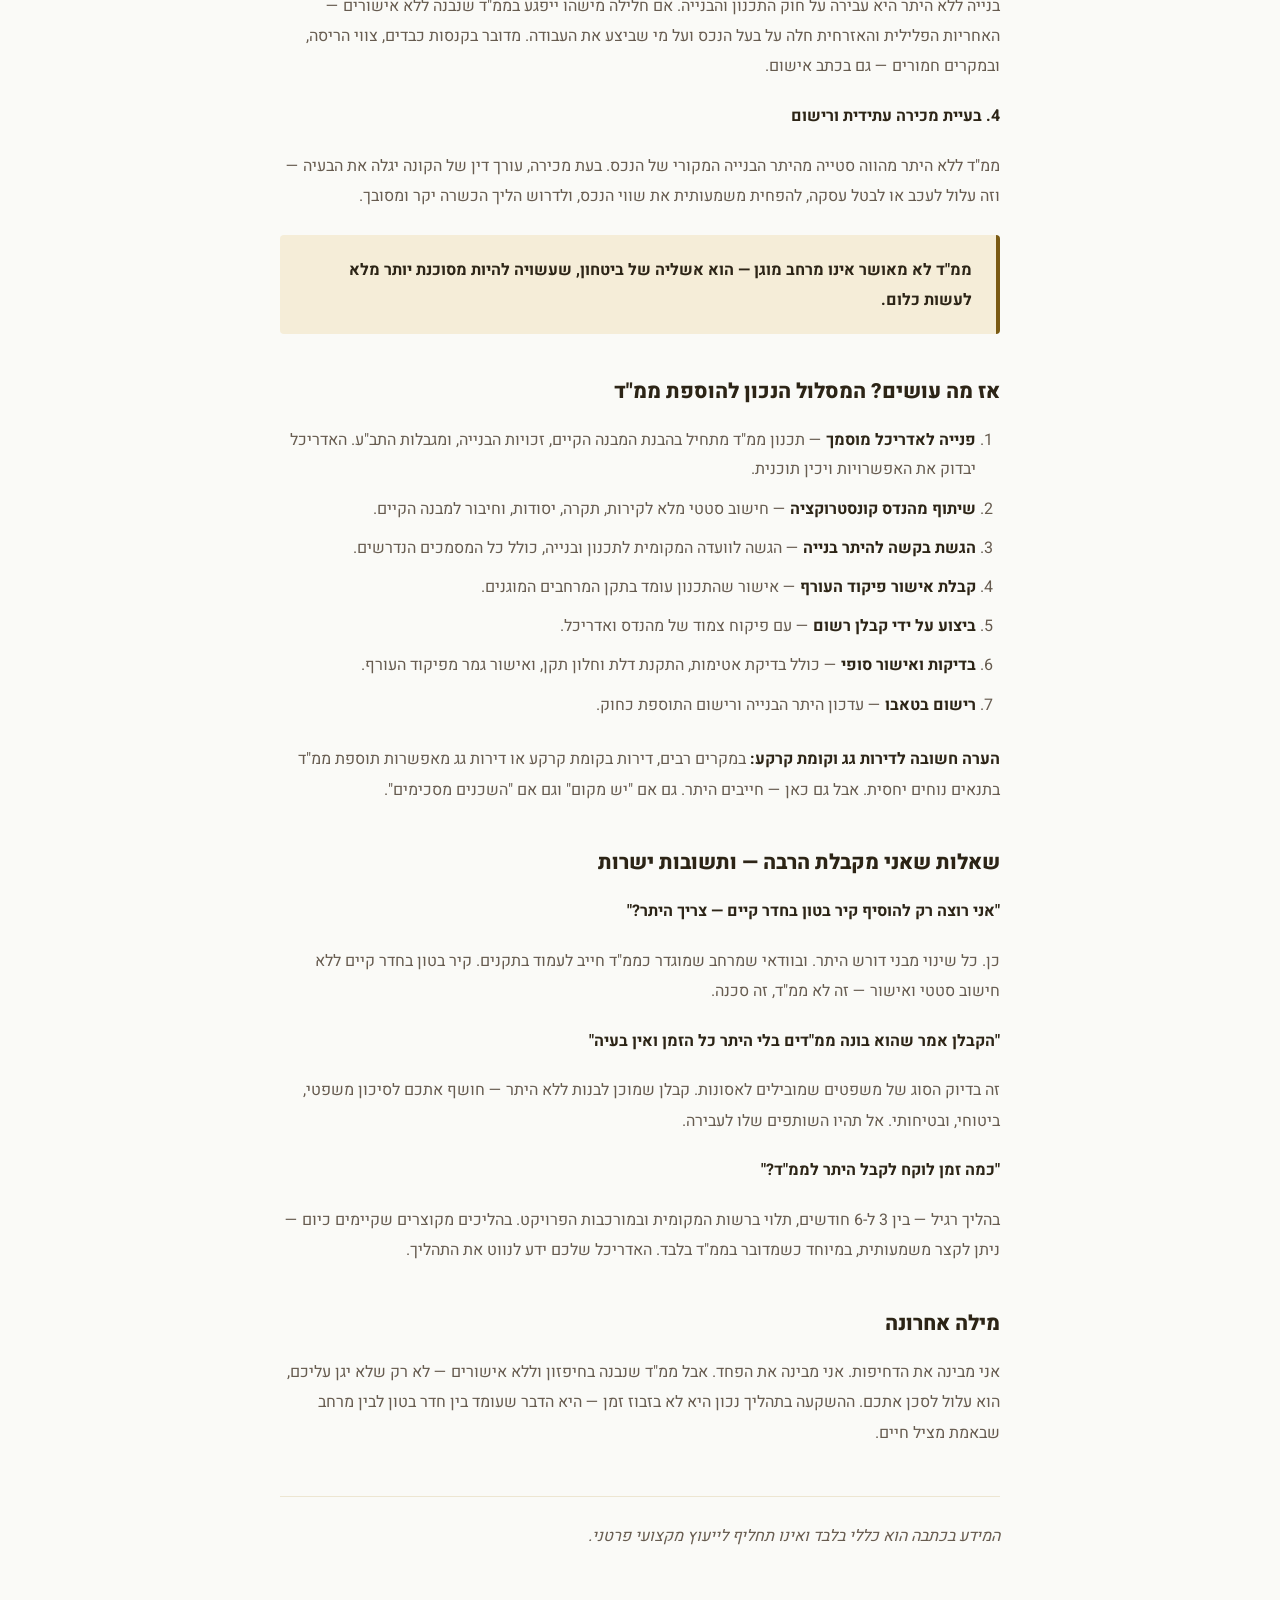
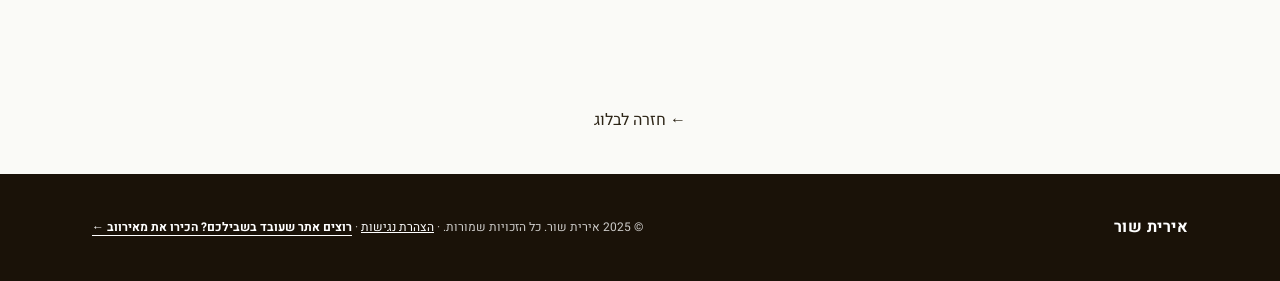
<file: blog-post-1.html>
<!DOCTYPE html>
<html lang="he" dir="rtl">
<head>
  <meta charset="UTF-8" />
  <meta name="viewport" content="width=device-width, initial-scale=1.0" />
  <title>ממ"ד ללא אישורים — הסכנה שאף אחד לא מדבר עליה | אירית שור</title>
  <link rel="preconnect" href="https://fonts.googleapis.com" />
  <link rel="preconnect" href="https://fonts.gstatic.com" crossorigin />
  <link href="https://fonts.googleapis.com/css2?family=Heebo:wght@300;400;500;700;900&display=swap" rel="stylesheet" />
  <link rel="stylesheet" href="style.css" />
  <link rel="stylesheet" href="a11y.css" />
  <link rel="icon" type="image/png" href="favicon-32.png" sizes="32x32" />
  <link rel="icon" type="image/png" href="favicon-256.png" sizes="256x256" />
  <link rel="apple-touch-icon" href="apple-touch-icon.png" />
    <link rel="stylesheet" href="a11y.css?v=1">
    <script src="a11y-widget.js?v=1" defer></script>
</head>
<body>
  <a href="#main-content" class="skip-link">דלג לתוכן הראשי</a>

  <!-- NAV -->
  <nav class="nav" id="nav">
    <div class="nav-inner">
      <a href="index.html" class="logo">אירית שור</a>
      <button class="menu-toggle" onclick="toggleMenu()" aria-label="תפריט">
        <span></span><span></span><span></span>
      </button>
      <ul class="nav-links">
        <li><a href="index.html#about">אודות</a></li>
        <li><a href="index.html#services">שירותים</a></li>
        <li><a href="index.html#projects">פרויקטים</a></li>
        <li><a href="index.html#team">צוות</a></li>
        <li><a href="blog.html" class="active">בלוג</a></li>
        <li><a href="index.html#booking" class="nav-cta">קבעו פגישה</a></li>
      </ul>
    </div>
  </nav>

  <main id="main-content" tabindex="-1">

  <!-- BLOG POST -->
  <section class="blog-post">
    <div class="blog-post-header">
      <div class="container">
        <h1>ממ"ד ללא אישורים — הסכנה שאף אחד לא מדבר עליה</h1>
      </div>
    </div>
    <div class="blog-post-body">
      <div class="container">
        <div class="blog-post-meta">
          <span>אפריל 2026</span> · <span>מרחב מבנה · מדריך מקצועי לבעלי בתים ובוני עתיד</span>
        </div>
        <div class="blog-post-content">

          <p>מאז אוקטובר 2023 גדלה הדרישה לתוספות ממ"ד בצורה דרמטית. בין בתים קיימים שמעולם לא תוכננו עם ממ"ד ובין בעלי דירות שמבקשים להגן על משפחותיהם — רבים בוחרים לקצר בתהליך ולהקים את המרחב המוגן ללא תכנון מקצועי, ללא אישור מפיקוד העורף, וללא היתר בנייה מהרשות המקומית. כאדריכלית, זו הכתבה שהייתי חייבת לכתוב.</p>

          <h2>מה זה בכלל ממ"ד, ולמה הוא לא סתם חדר עם דלת ברזל</h2>

          <p>ממ"ד — מרחב מוגן דירתי — הוא מבנה הנדסי מוגדר בתקן הישראלי ובהוראות פיקוד העורף. הוא אינו "חדר חזק" ואינו מחסן עם דלת כבדה. הממ"ד תוכנן להגן על יושביו מפני רסיסים, לחץ גל פיצוץ, ועשן רעיל — ולשם כך נדרשים מפרטים הנדסיים מדויקים לפי תקנים מאוד ברורים:</p>

          <ol>
            <li>עובי קיר — לפחות 25 ס"מ בטון מזוין בקיר פנימי, ו-30 ס"מ בקיר חיצוני הכולל חלון, עם מפרט חיזוק ספציפי לפי התקן הישראלי.</li>
            <li>תקרה — בטון מזוין בעובי מינימום 20 ס"מ, עם שדה חיזוק עפ"י חישוב סטטי.</li>
            <li>דלת תקן — דלת ממ"ד מאושרת לפי תקן פיקוד העורף, אטומה לחלוטין, עם אלמנטי נעילה ספציפיים.</li>
            <li>חלון תקן — חלון פנימי בצד הפנים, וחלון הדף חיצוני אטום ומאסיבי, שניהם מאושרים לפי מפרט פיקוד העורף.</li>
            <li>אוורור — מסנן מאושר עם מנגנון אטימה ידנית.</li>
            <li>מיקום — הממ"ד יכול להימצא במגוון מיקומים בבניין, אך יש לקבוע את מיקומו בהתאם לקומה, לחשיפת הקירות החיצוניים, לשטח המינימלי הנדרש, ולגישה ישירה ממרחב מגורים.</li>
          </ol>

          <p>חשוב להבין: אפילו אם קנית דלת ממ"ד מקורית ובנית קיר בטון — אם לא נעשה תכנון הנדסי עם כמות ברזלים לפי התקן, אם הקיר לא חושב סטטית, ואם לא קיבלת אישור — אתה יושב בחדר בטון. לא בממ"ד.</p>

          <h2>למה בנייה ללא אישורים מסוכנת יותר ממה שנדמה</h2>

          <p><strong>1. כשל הנדסי בזמן הכי לא נוח</strong></p>
          <p>ממ"ד שבנוי ללא חישוב סטטי מקצועי עשוי לקרוס בדיוק ברגע שבו הוא אמור להגן. לחץ גל פיצוץ מייצר עומסים עצומים על קירות ותקרה — אם הברזלים לא בכמות הנכונה, אם העובי לא מספיק, או אם החיבור ליסודות לא תקין, המבנה עלול להיסדק, להתמוטט חלקית, או להפוך לפסולת בטון שמסכנת את מי שבפנים.</p>

          <p><strong>2. אין ביטוח — ממש אין</strong></p>
          <p>חברות ביטוח בישראל מחריגות נזקים הנובעים מבנייה ללא היתר. אם הממ"ד שלכם נפגע, נסדק, או גרם לנזק למבנה הקיים — אתם לבד. אין כיסוי. אין תביעה. אין פיצוי.</p>

          <p><strong>3. חבות משפטית על הקבלן ועל בעל הדירה</strong></p>
          <p>בנייה ללא היתר היא עבירה על חוק התכנון והבנייה. אם חלילה מישהו ייפגע בממ"ד שנבנה ללא אישורים — האחריות הפלילית והאזרחית חלה על בעל הנכס ועל מי שביצע את העבודה. מדובר בקנסות כבדים, צווי הריסה, ובמקרים חמורים — גם בכתב אישום.</p>

          <p><strong>4. בעיית מכירה עתידית ורישום</strong></p>
          <p>ממ"ד ללא היתר מהווה סטייה מהיתר הבנייה המקורי של הנכס. בעת מכירה, עורך דין של הקונה יגלה את הבעיה — וזה עלול לעכב או לבטל עסקה, להפחית משמעותית את שווי הנכס, ולדרוש הליך הכשרה יקר ומסובך.</p>

          <p class="blog-highlight"><strong>ממ"ד לא מאושר אינו מרחב מוגן — הוא אשליה של ביטחון, שעשויה להיות מסוכנת יותר מלא לעשות כלום.</strong></p>

          <h2>אז מה עושים? המסלול הנכון להוספת ממ"ד</h2>

          <ol>
            <li><strong>פנייה לאדריכל מוסמך</strong> — תכנון ממ"ד מתחיל בהבנת המבנה הקיים, זכויות הבנייה, ומגבלות התב"ע. האדריכל יבדוק את האפשרויות ויכין תוכנית.</li>
            <li><strong>שיתוף מהנדס קונסטרוקציה</strong> — חישוב סטטי מלא לקירות, תקרה, יסודות, וחיבור למבנה הקיים.</li>
            <li><strong>הגשת בקשה להיתר בנייה</strong> — הגשה לוועדה המקומית לתכנון ובנייה, כולל כל המסמכים הנדרשים.</li>
            <li><strong>קבלת אישור פיקוד העורף</strong> — אישור שהתכנון עומד בתקן המרחבים המוגנים.</li>
            <li><strong>ביצוע על ידי קבלן רשום</strong> — עם פיקוח צמוד של מהנדס ואדריכל.</li>
            <li><strong>בדיקות ואישור סופי</strong> — כולל בדיקת אטימות, התקנת דלת וחלון תקן, ואישור גמר מפיקוד העורף.</li>
            <li><strong>רישום בטאבו</strong> — עדכון היתר הבנייה ורישום התוספת כחוק.</li>
          </ol>

          <p><strong>הערה חשובה לדירות גג וקומת קרקע:</strong> במקרים רבים, דירות בקומת קרקע או דירות גג מאפשרות תוספת ממ"ד בתנאים נוחים יחסית. אבל גם כאן — חייבים היתר. גם אם "יש מקום" וגם אם "השכנים מסכימים".</p>

          <h2>שאלות שאני מקבלת הרבה — ותשובות ישרות</h2>

          <p><strong>"אני רוצה רק להוסיף קיר בטון בחדר קיים — צריך היתר?"</strong></p>
          <p>כן. כל שינוי מבני דורש היתר. ובוודאי שמרחב שמוגדר כממ"ד חייב לעמוד בתקנים. קיר בטון בחדר קיים ללא חישוב סטטי ואישור — זה לא ממ"ד, זה סכנה.</p>

          <p><strong>"הקבלן אמר שהוא בונה ממ"דים בלי היתר כל הזמן ואין בעיה"</strong></p>
          <p>זה בדיוק הסוג של משפטים שמובילים לאסונות. קבלן שמוכן לבנות ללא היתר — חושף אתכם לסיכון משפטי, ביטוחי, ובטיחותי. אל תהיו השותפים שלו לעבירה.</p>

          <p><strong>"כמה זמן לוקח לקבל היתר לממ"ד?"</strong></p>
          <p>בהליך רגיל — בין 3 ל-6 חודשים, תלוי ברשות המקומית ובמורכבות הפרויקט. בהליכים מקוצרים שקיימים כיום — ניתן לקצר משמעותית, במיוחד כשמדובר בממ"ד בלבד. האדריכל שלכם ידע לנווט את התהליך.</p>

          <h2>מילה אחרונה</h2>

          <p>אני מבינה את הדחיפות. אני מבינה את הפחד. אבל ממ"ד שנבנה בחיפזון וללא אישורים — לא רק שלא יגן עליכם, הוא עלול לסכן אתכם. ההשקעה בתהליך נכון היא לא בזבוז זמן — היא הדבר שעומד בין חדר בטון לבין מרחב שבאמת מציל חיים.</p>

          <div class="blog-disclaimer">
            <p>המידע בכתבה הוא כללי בלבד ואינו תחליף לייעוץ מקצועי פרטני.</p>
          </div>

        </div>
      </div>
    </div>
  </section>

  <div class="container">
    <a href="blog.html" class="blog-back-link">← חזרה לבלוג</a>
  </div>

  <!-- FOOTER -->
  </main>

  <footer class="footer">
    <div class="container">
      <div class="footer-inner">
        <div class="footer-brand">
          <span class="footer-name">אירית שור</span>
        </div>
        <p class="footer-copy">© 2025 אירית שור. כל הזכויות שמורות. · <a href="negishut.html" style="color:inherit;text-decoration:underline;">הצהרת נגישות</a> · <a href="https://meirweb.co.il/?utm_source=irit&amp;utm_medium=footer&amp;utm_campaign=site_credit" target="_blank" rel="noopener" style="color:inherit;font-weight:700;text-decoration:underline;text-underline-offset:4px;">רוצים אתר שעובד בשבילכם? הכירו את מאירווב ←</a></p>
      </div>
    </div>
  </footer>

  <script>
    const nav = document.getElementById('nav');
    window.addEventListener('scroll', () => {
      nav.classList.toggle('scrolled', window.scrollY > 50);
    });

    function toggleMenu() {
      document.querySelector('.nav-links').classList.toggle('open');
      document.querySelector('.menu-toggle').classList.toggle('open');
    }

    document.querySelectorAll('.nav-links a').forEach(link => {
      link.addEventListener('click', () => {
        document.querySelector('.nav-links').classList.remove('open');
        document.querySelector('.menu-toggle').classList.remove('open');
      });
    });
  </script>
</body>
</html>
</file>
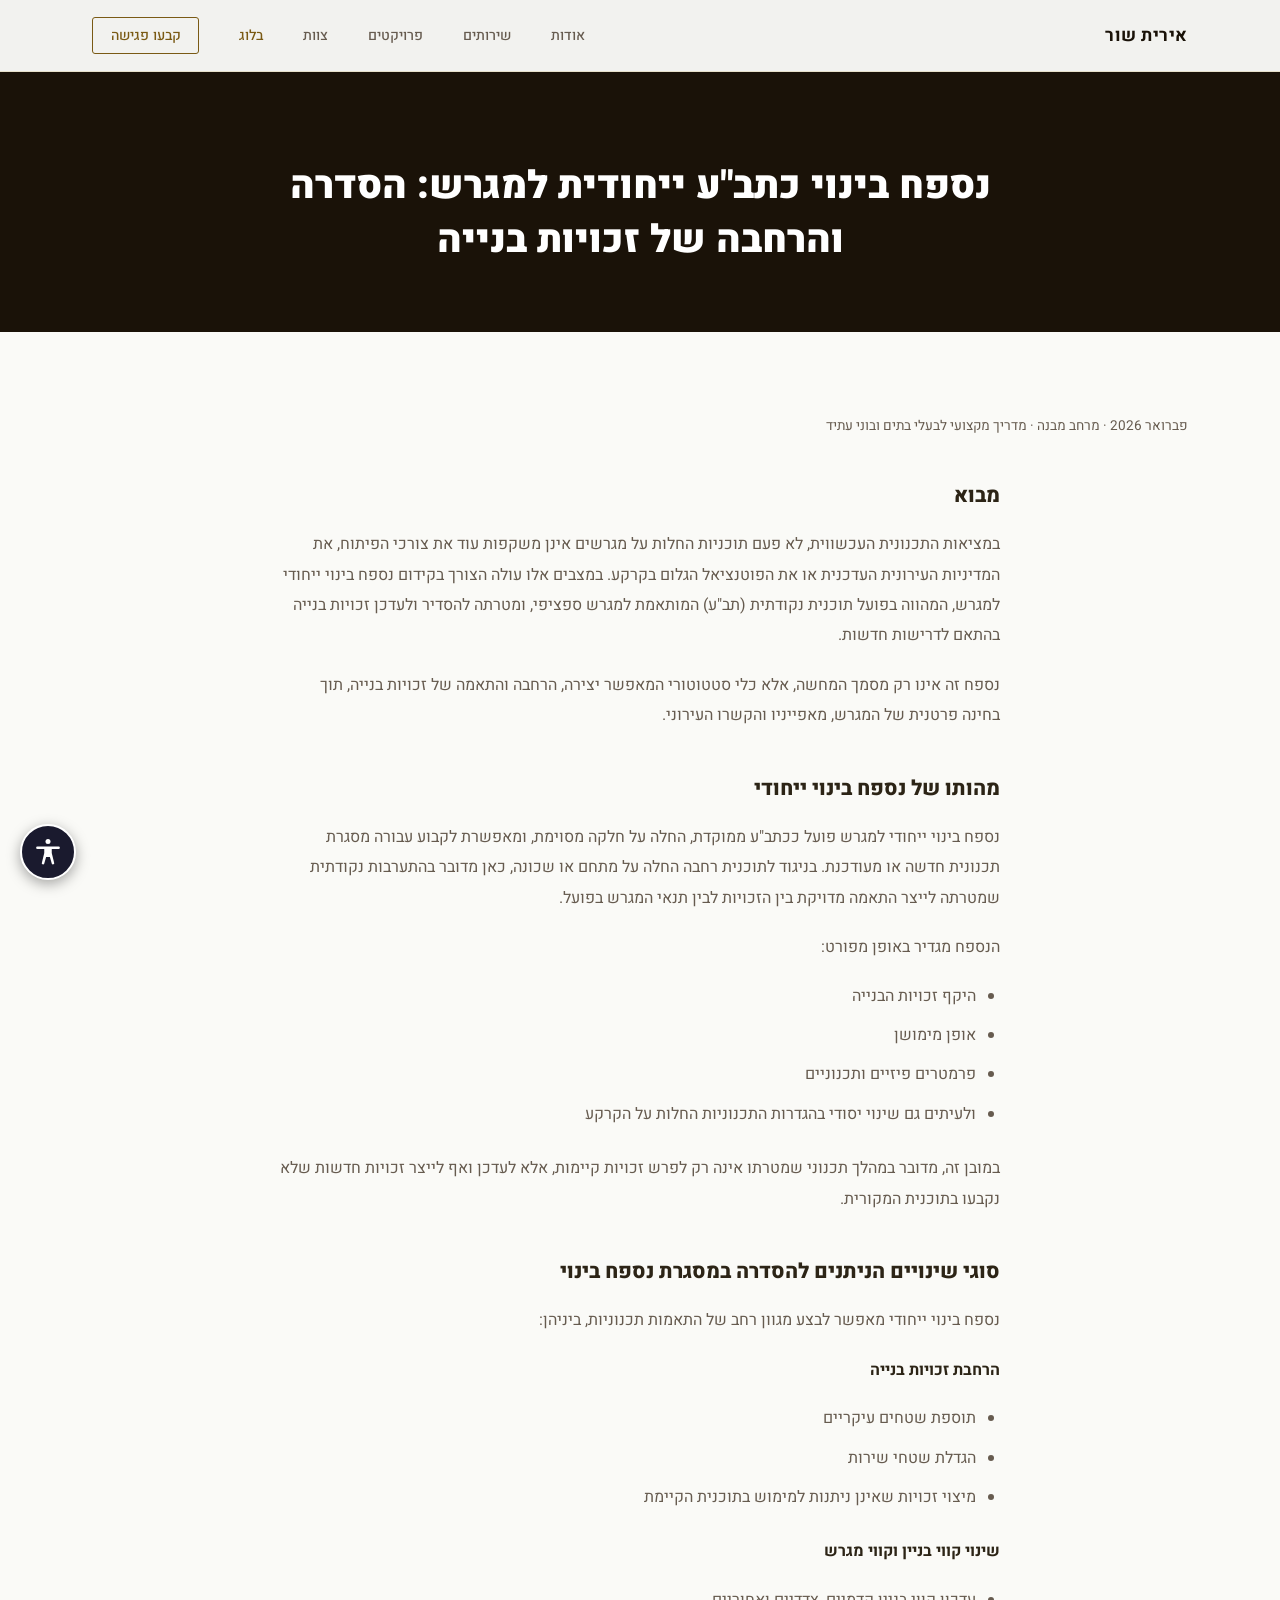
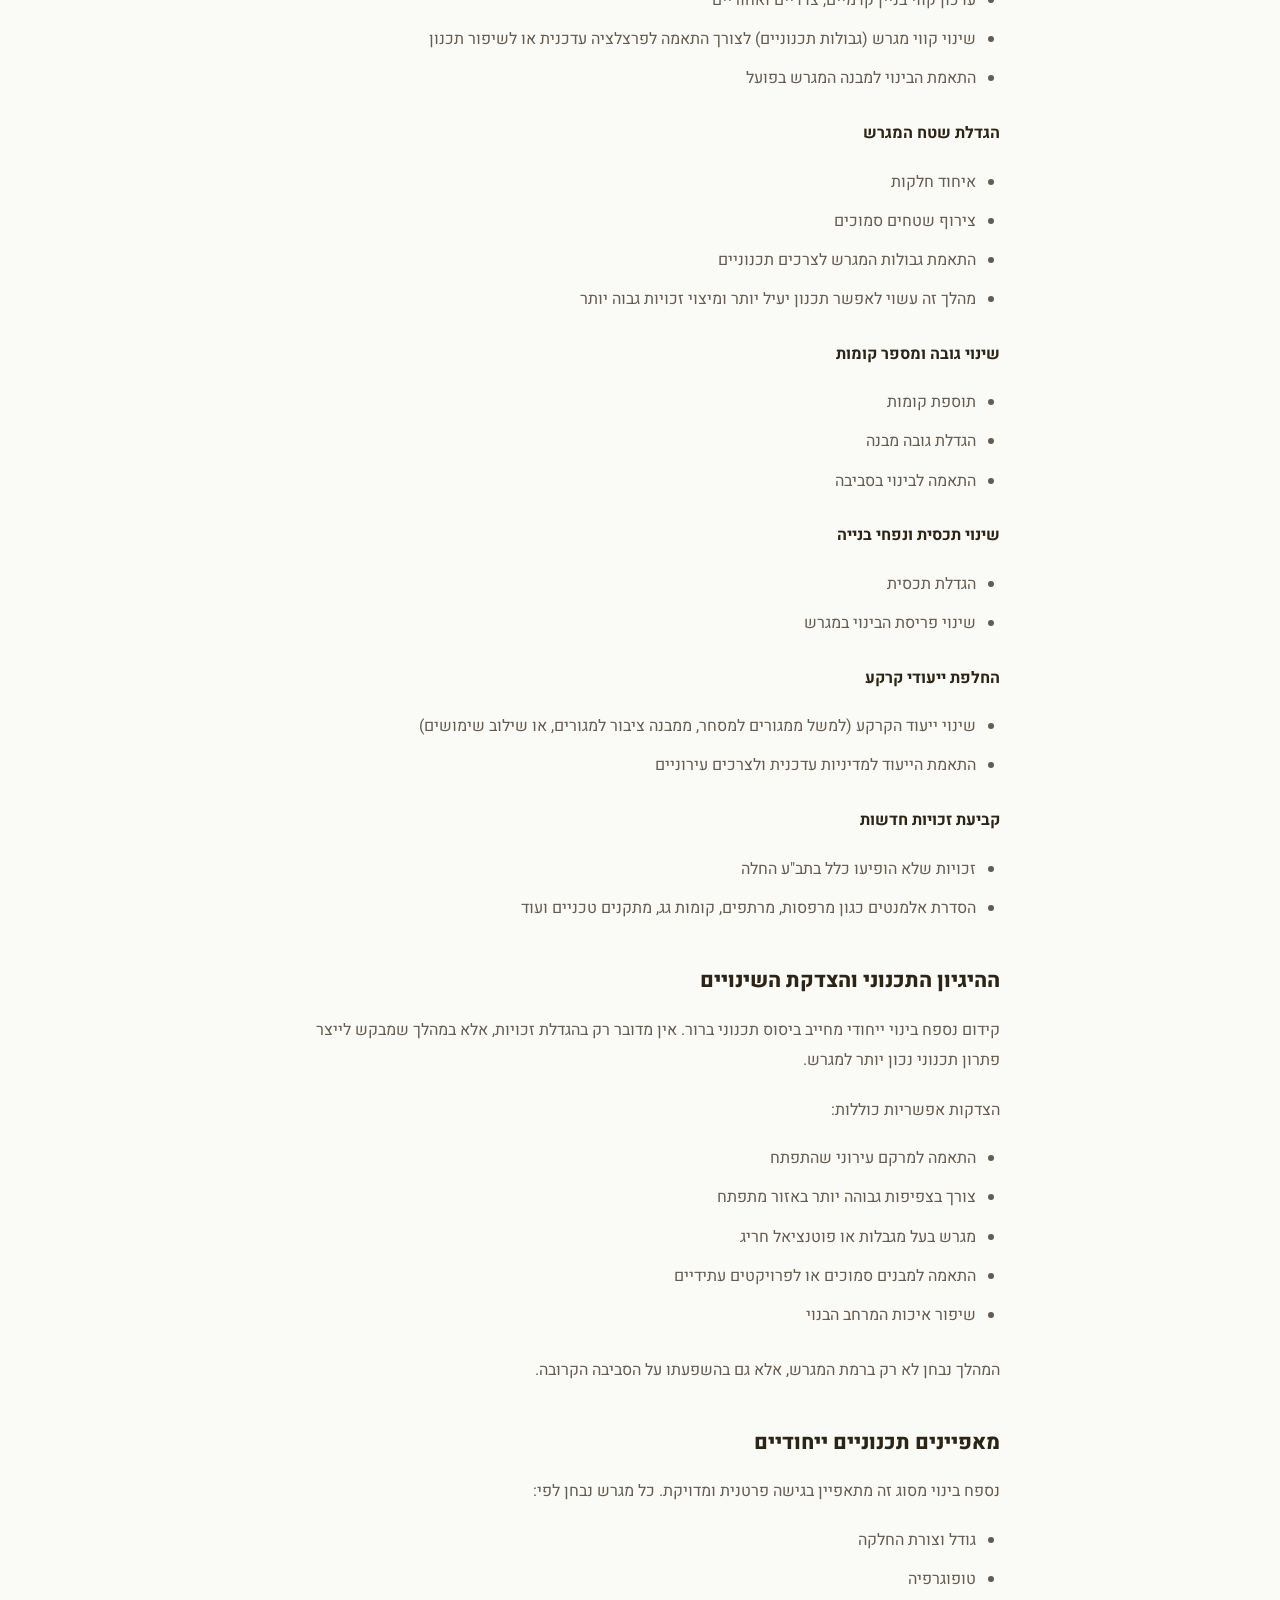
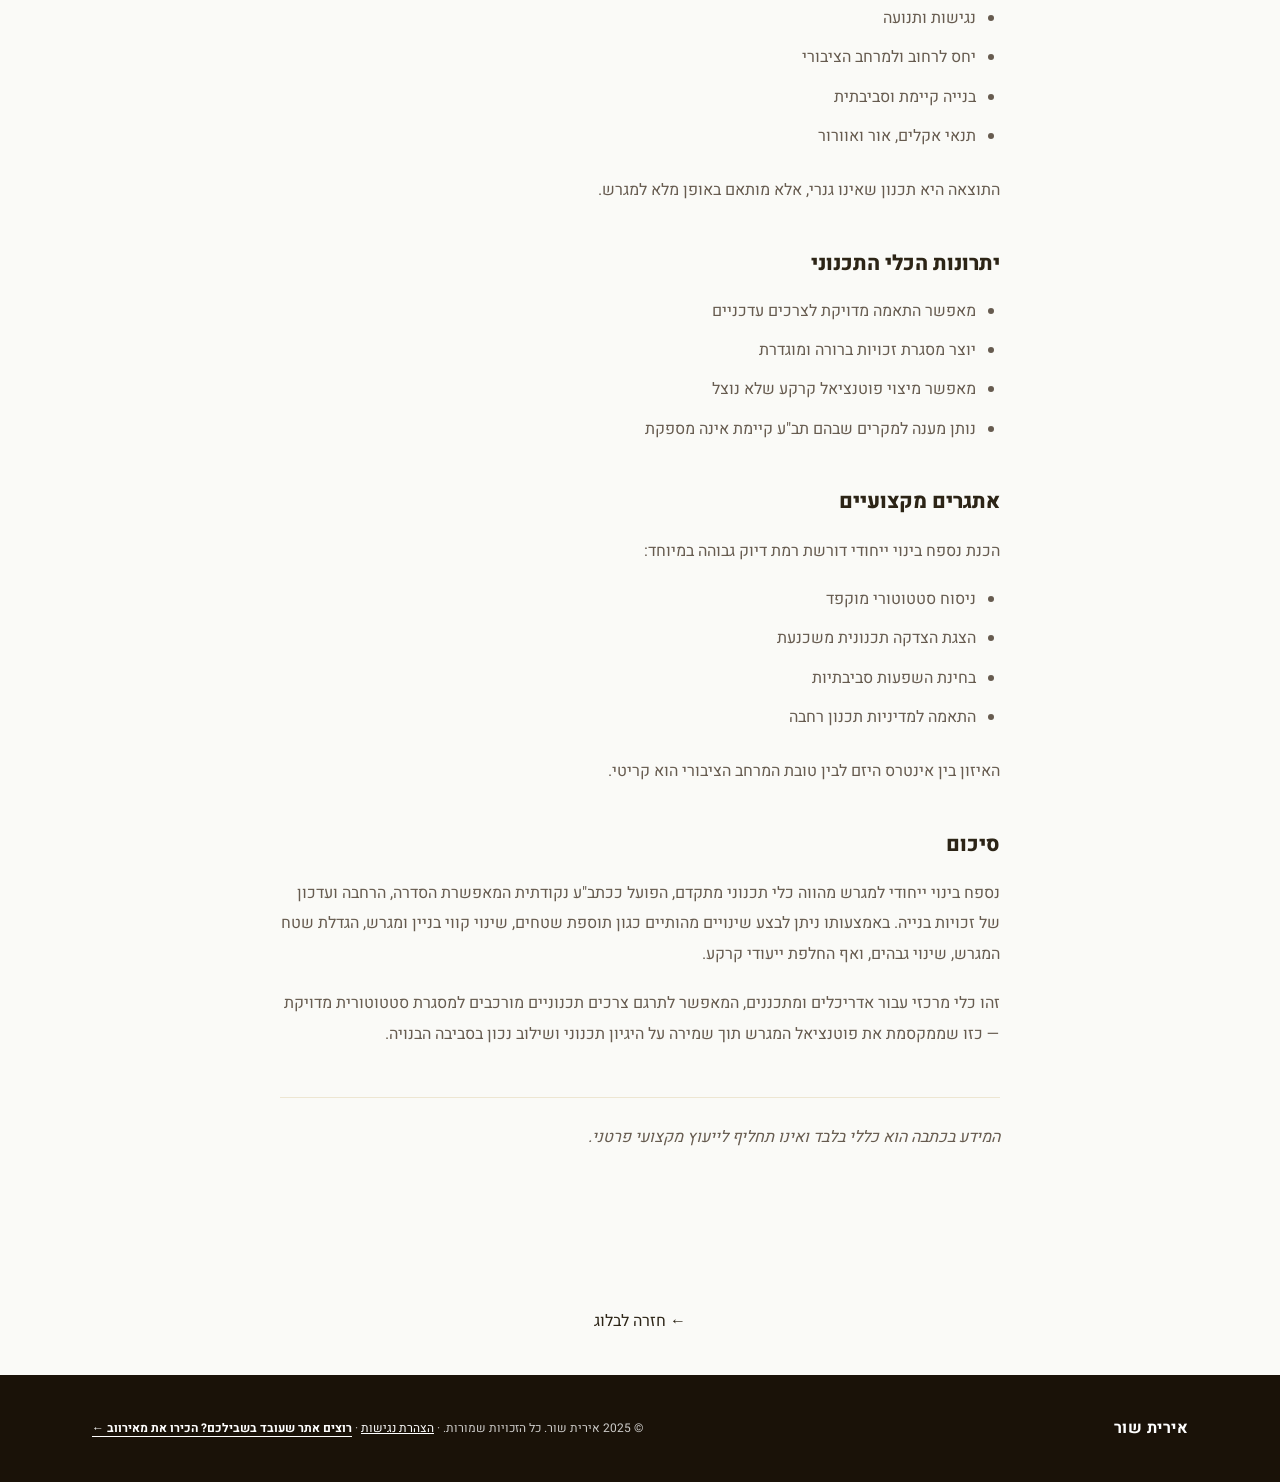
<file: blog-post-2.html>
<!DOCTYPE html>
<html lang="he" dir="rtl">
<head>
  <meta charset="UTF-8" />
  <meta name="viewport" content="width=device-width, initial-scale=1.0" />
  <title>נספח בינוי כתב"ע ייחודית למגרש: הסדרה והרחבה של זכויות בנייה | אירית שור</title>
  <link rel="preconnect" href="https://fonts.googleapis.com" />
  <link rel="preconnect" href="https://fonts.gstatic.com" crossorigin />
  <link href="https://fonts.googleapis.com/css2?family=Heebo:wght@300;400;500;700;900&display=swap" rel="stylesheet" />
  <link rel="stylesheet" href="style.css" />
  <link rel="stylesheet" href="a11y.css" />
  <link rel="icon" type="image/png" href="favicon-32.png" sizes="32x32" />
  <link rel="icon" type="image/png" href="favicon-256.png" sizes="256x256" />
  <link rel="apple-touch-icon" href="apple-touch-icon.png" />
    <link rel="stylesheet" href="a11y.css?v=1">
    <script src="a11y-widget.js?v=1" defer></script>
</head>
<body>
  <a href="#main-content" class="skip-link">דלג לתוכן הראשי</a>

  <!-- NAV -->
  <nav class="nav" id="nav">
    <div class="nav-inner">
      <a href="index.html" class="logo">אירית שור</a>
      <button class="menu-toggle" onclick="toggleMenu()" aria-label="תפריט">
        <span></span><span></span><span></span>
      </button>
      <ul class="nav-links">
        <li><a href="index.html#about">אודות</a></li>
        <li><a href="index.html#services">שירותים</a></li>
        <li><a href="index.html#projects">פרויקטים</a></li>
        <li><a href="index.html#team">צוות</a></li>
        <li><a href="blog.html" class="active">בלוג</a></li>
        <li><a href="index.html#booking" class="nav-cta">קבעו פגישה</a></li>
      </ul>
    </div>
  </nav>

  <main id="main-content" tabindex="-1">

  <!-- BLOG POST -->
  <section class="blog-post">
    <div class="blog-post-header">
      <div class="container">
        <h1>נספח בינוי כתב"ע ייחודית למגרש: הסדרה והרחבה של זכויות בנייה</h1>
      </div>
    </div>
    <div class="blog-post-body">
      <div class="container">
        <div class="blog-post-meta">
          <span>פברואר 2026</span> · <span>מרחב מבנה · מדריך מקצועי לבעלי בתים ובוני עתיד</span>
        </div>
        <div class="blog-post-content">

          <h2>מבוא</h2>

          <p>במציאות התכנונית העכשווית, לא פעם תוכניות החלות על מגרשים אינן משקפות עוד את צורכי הפיתוח, את המדיניות העירונית העדכנית או את הפוטנציאל הגלום בקרקע. במצבים אלו עולה הצורך בקידום נספח בינוי ייחודי למגרש, המהווה בפועל תוכנית נקודתית (תב"ע) המותאמת למגרש ספציפי, ומטרתה להסדיר ולעדכן זכויות בנייה בהתאם לדרישות חדשות.</p>

          <p>נספח זה אינו רק מסמך המחשה, אלא כלי סטטוטורי המאפשר יצירה, הרחבה והתאמה של זכויות בנייה, תוך בחינה פרטנית של המגרש, מאפייניו והקשרו העירוני.</p>

          <h2>מהותו של נספח בינוי ייחודי</h2>

          <p>נספח בינוי ייחודי למגרש פועל ככתב"ע ממוקדת, החלה על חלקה מסוימת, ומאפשרת לקבוע עבורה מסגרת תכנונית חדשה או מעודכנת. בניגוד לתוכנית רחבה החלה על מתחם או שכונה, כאן מדובר בהתערבות נקודתית שמטרתה לייצר התאמה מדויקת בין הזכויות לבין תנאי המגרש בפועל.</p>

          <p>הנספח מגדיר באופן מפורט:</p>
          <ul>
            <li>היקף זכויות הבנייה</li>
            <li>אופן מימושן</li>
            <li>פרמטרים פיזיים ותכנוניים</li>
            <li>ולעיתים גם שינוי יסודי בהגדרות התכנוניות החלות על הקרקע</li>
          </ul>

          <p>במובן זה, מדובר במהלך תכנוני שמטרתו אינה רק לפרש זכויות קיימות, אלא לעדכן ואף לייצר זכויות חדשות שלא נקבעו בתוכנית המקורית.</p>

          <h2>סוגי שינויים הניתנים להסדרה במסגרת נספח בינוי</h2>

          <p>נספח בינוי ייחודי מאפשר לבצע מגוון רחב של התאמות תכנוניות, ביניהן:</p>

          <p><strong>הרחבת זכויות בנייה</strong></p>
          <ul>
            <li>תוספת שטחים עיקריים</li>
            <li>הגדלת שטחי שירות</li>
            <li>מיצוי זכויות שאינן ניתנות למימוש בתוכנית הקיימת</li>
          </ul>

          <p><strong>שינוי קווי בניין וקווי מגרש</strong></p>
          <ul>
            <li>עדכון קווי בניין קדמיים, צדדיים ואחוריים</li>
            <li>שינוי קווי מגרש (גבולות תכנוניים) לצורך התאמה לפרצלציה עדכנית או לשיפור תכנון</li>
            <li>התאמת הבינוי למבנה המגרש בפועל</li>
          </ul>

          <p><strong>הגדלת שטח המגרש</strong></p>
          <ul>
            <li>איחוד חלקות</li>
            <li>צירוף שטחים סמוכים</li>
            <li>התאמת גבולות המגרש לצרכים תכנוניים</li>
            <li>מהלך זה עשוי לאפשר תכנון יעיל יותר ומיצוי זכויות גבוה יותר</li>
          </ul>

          <p><strong>שינוי גובה ומספר קומות</strong></p>
          <ul>
            <li>תוספת קומות</li>
            <li>הגדלת גובה מבנה</li>
            <li>התאמה לבינוי בסביבה</li>
          </ul>

          <p><strong>שינוי תכסית ונפחי בנייה</strong></p>
          <ul>
            <li>הגדלת תכסית</li>
            <li>שינוי פריסת הבינוי במגרש</li>
          </ul>

          <p><strong>החלפת ייעודי קרקע</strong></p>
          <ul>
            <li>שינוי ייעוד הקרקע (למשל ממגורים למסחר, ממבנה ציבור למגורים, או שילוב שימושים)</li>
            <li>התאמת הייעוד למדיניות עדכנית ולצרכים עירוניים</li>
          </ul>

          <p><strong>קביעת זכויות חדשות</strong></p>
          <ul>
            <li>זכויות שלא הופיעו כלל בתב"ע החלה</li>
            <li>הסדרת אלמנטים כגון מרפסות, מרתפים, קומות גג, מתקנים טכניים ועוד</li>
          </ul>

          <h2>ההיגיון התכנוני והצדקת השינויים</h2>

          <p>קידום נספח בינוי ייחודי מחייב ביסוס תכנוני ברור. אין מדובר רק בהגדלת זכויות, אלא במהלך שמבקש לייצר פתרון תכנוני נכון יותר למגרש.</p>

          <p>הצדקות אפשריות כוללות:</p>
          <ul>
            <li>התאמה למרקם עירוני שהתפתח</li>
            <li>צורך בצפיפות גבוהה יותר באזור מתפתח</li>
            <li>מגרש בעל מגבלות או פוטנציאל חריג</li>
            <li>התאמה למבנים סמוכים או לפרויקטים עתידיים</li>
            <li>שיפור איכות המרחב הבנוי</li>
          </ul>

          <p>המהלך נבחן לא רק ברמת המגרש, אלא גם בהשפעתו על הסביבה הקרובה.</p>

          <h2>מאפיינים תכנוניים ייחודיים</h2>

          <p>נספח בינוי מסוג זה מתאפיין בגישה פרטנית ומדויקת. כל מגרש נבחן לפי:</p>
          <ul>
            <li>גודל וצורת החלקה</li>
            <li>טופוגרפיה</li>
            <li>נגישות ותנועה</li>
            <li>יחס לרחוב ולמרחב הציבורי</li>
            <li>בנייה קיימת וסביבתית</li>
            <li>תנאי אקלים, אור ואוורור</li>
          </ul>

          <p>התוצאה היא תכנון שאינו גנרי, אלא מותאם באופן מלא למגרש.</p>

          <h2>יתרונות הכלי התכנוני</h2>
          <ul>
            <li>מאפשר התאמה מדויקת לצרכים עדכניים</li>
            <li>יוצר מסגרת זכויות ברורה ומוגדרת</li>
            <li>מאפשר מיצוי פוטנציאל קרקע שלא נוצל</li>
            <li>נותן מענה למקרים שבהם תב"ע קיימת אינה מספקת</li>
          </ul>

          <h2>אתגרים מקצועיים</h2>

          <p>הכנת נספח בינוי ייחודי דורשת רמת דיוק גבוהה במיוחד:</p>
          <ul>
            <li>ניסוח סטטוטורי מוקפד</li>
            <li>הצגת הצדקה תכנונית משכנעת</li>
            <li>בחינת השפעות סביבתיות</li>
            <li>התאמה למדיניות תכנון רחבה</li>
          </ul>

          <p>האיזון בין אינטרס היזם לבין טובת המרחב הציבורי הוא קריטי.</p>

          <h2>סיכום</h2>

          <p>נספח בינוי ייחודי למגרש מהווה כלי תכנוני מתקדם, הפועל ככתב"ע נקודתית המאפשרת הסדרה, הרחבה ועדכון של זכויות בנייה. באמצעותו ניתן לבצע שינויים מהותיים כגון תוספת שטחים, שינוי קווי בניין ומגרש, הגדלת שטח המגרש, שינוי גבהים, ואף החלפת ייעודי קרקע.</p>

          <p>זהו כלי מרכזי עבור אדריכלים ומתכננים, המאפשר לתרגם צרכים תכנוניים מורכבים למסגרת סטטוטורית מדויקת — כזו שממקסמת את פוטנציאל המגרש תוך שמירה על היגיון תכנוני ושילוב נכון בסביבה הבנויה.</p>

          <div class="blog-disclaimer">
            <p>המידע בכתבה הוא כללי בלבד ואינו תחליף לייעוץ מקצועי פרטני.</p>
          </div>

        </div>
      </div>
    </div>
  </section>

  <div class="container">
    <a href="blog.html" class="blog-back-link">← חזרה לבלוג</a>
  </div>

  <!-- FOOTER -->
  </main>

  <footer class="footer">
    <div class="container">
      <div class="footer-inner">
        <div class="footer-brand">
          <span class="footer-name">אירית שור</span>
        </div>
        <p class="footer-copy">© 2025 אירית שור. כל הזכויות שמורות. · <a href="negishut.html" style="color:inherit;text-decoration:underline;">הצהרת נגישות</a> · <a href="https://meirweb.co.il/?utm_source=irit&amp;utm_medium=footer&amp;utm_campaign=site_credit" target="_blank" rel="noopener" style="color:inherit;font-weight:700;text-decoration:underline;text-underline-offset:4px;">רוצים אתר שעובד בשבילכם? הכירו את מאירווב ←</a></p>
      </div>
    </div>
  </footer>

  <script>
    const nav = document.getElementById('nav');
    window.addEventListener('scroll', () => {
      nav.classList.toggle('scrolled', window.scrollY > 50);
    });

    function toggleMenu() {
      document.querySelector('.nav-links').classList.toggle('open');
      document.querySelector('.menu-toggle').classList.toggle('open');
    }

    document.querySelectorAll('.nav-links a').forEach(link => {
      link.addEventListener('click', () => {
        document.querySelector('.nav-links').classList.remove('open');
        document.querySelector('.menu-toggle').classList.remove('open');
      });
    });
  </script>
</body>
</html>
</file>
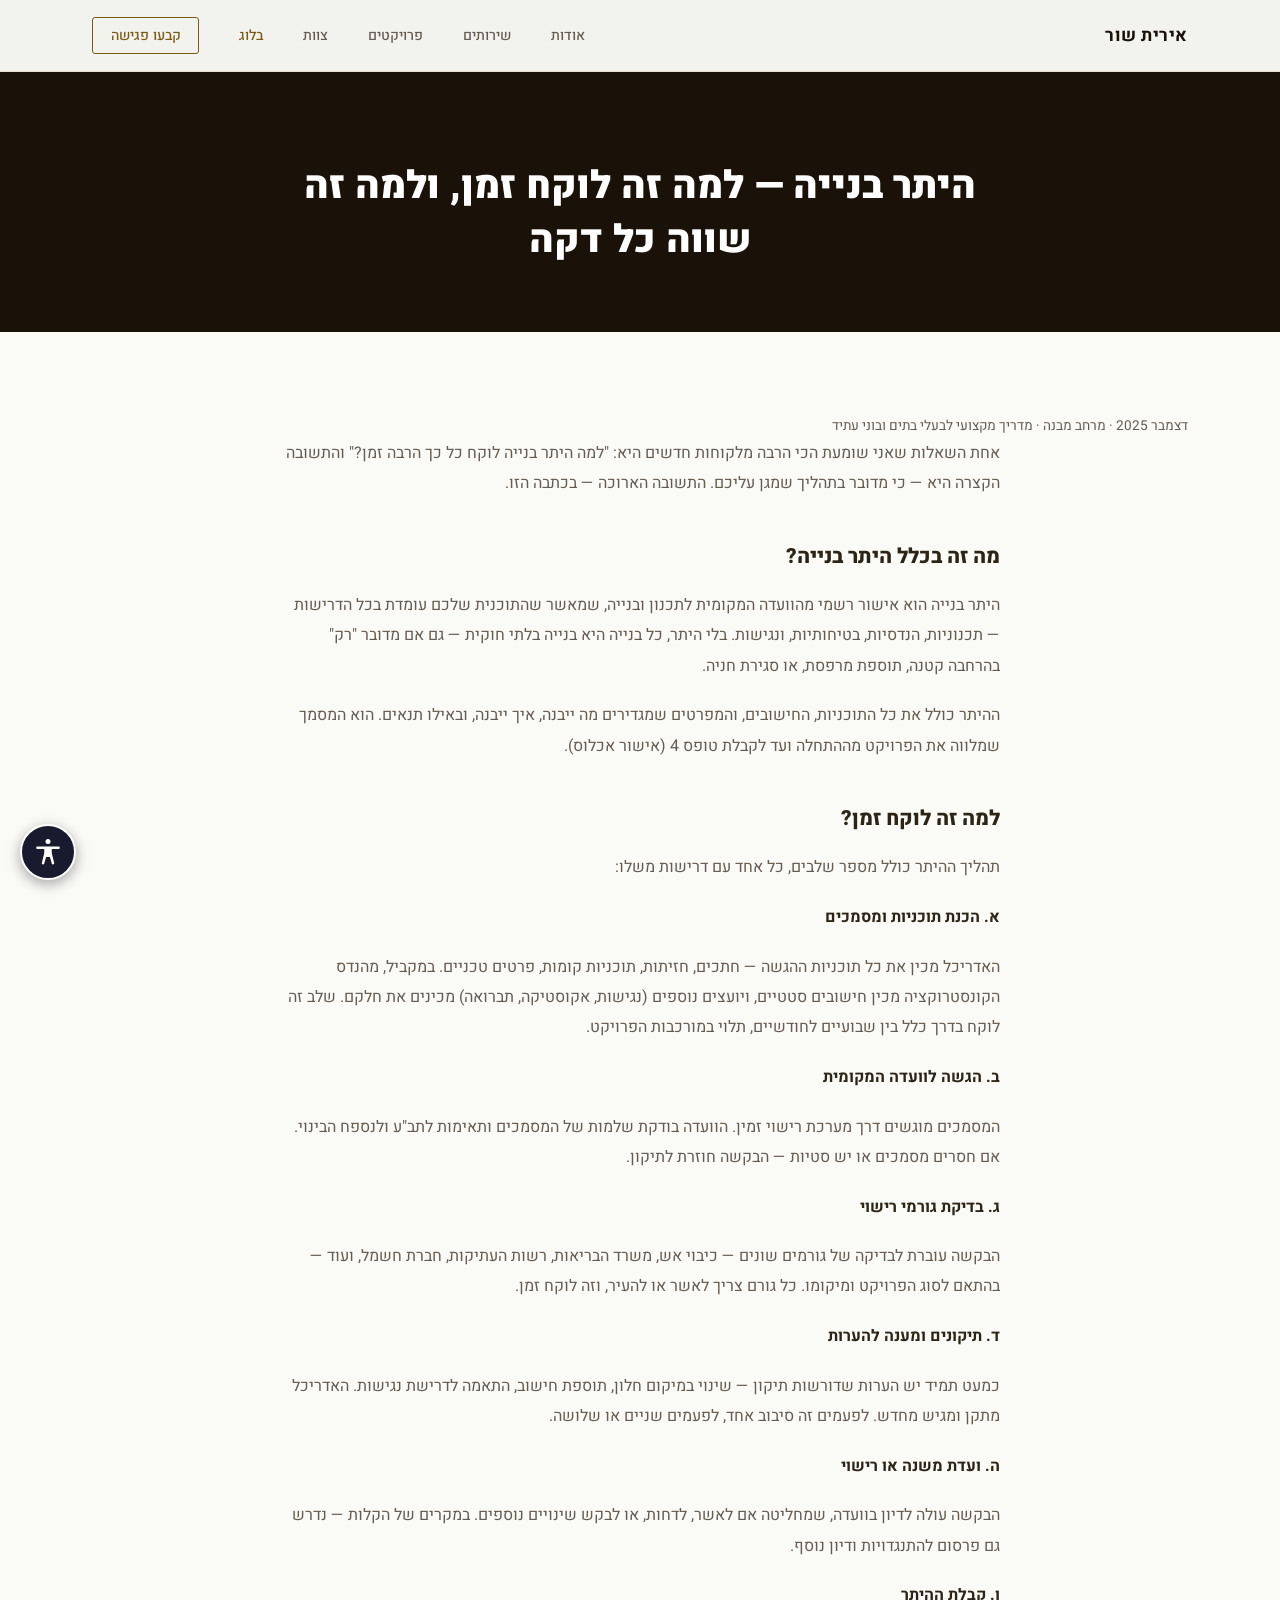
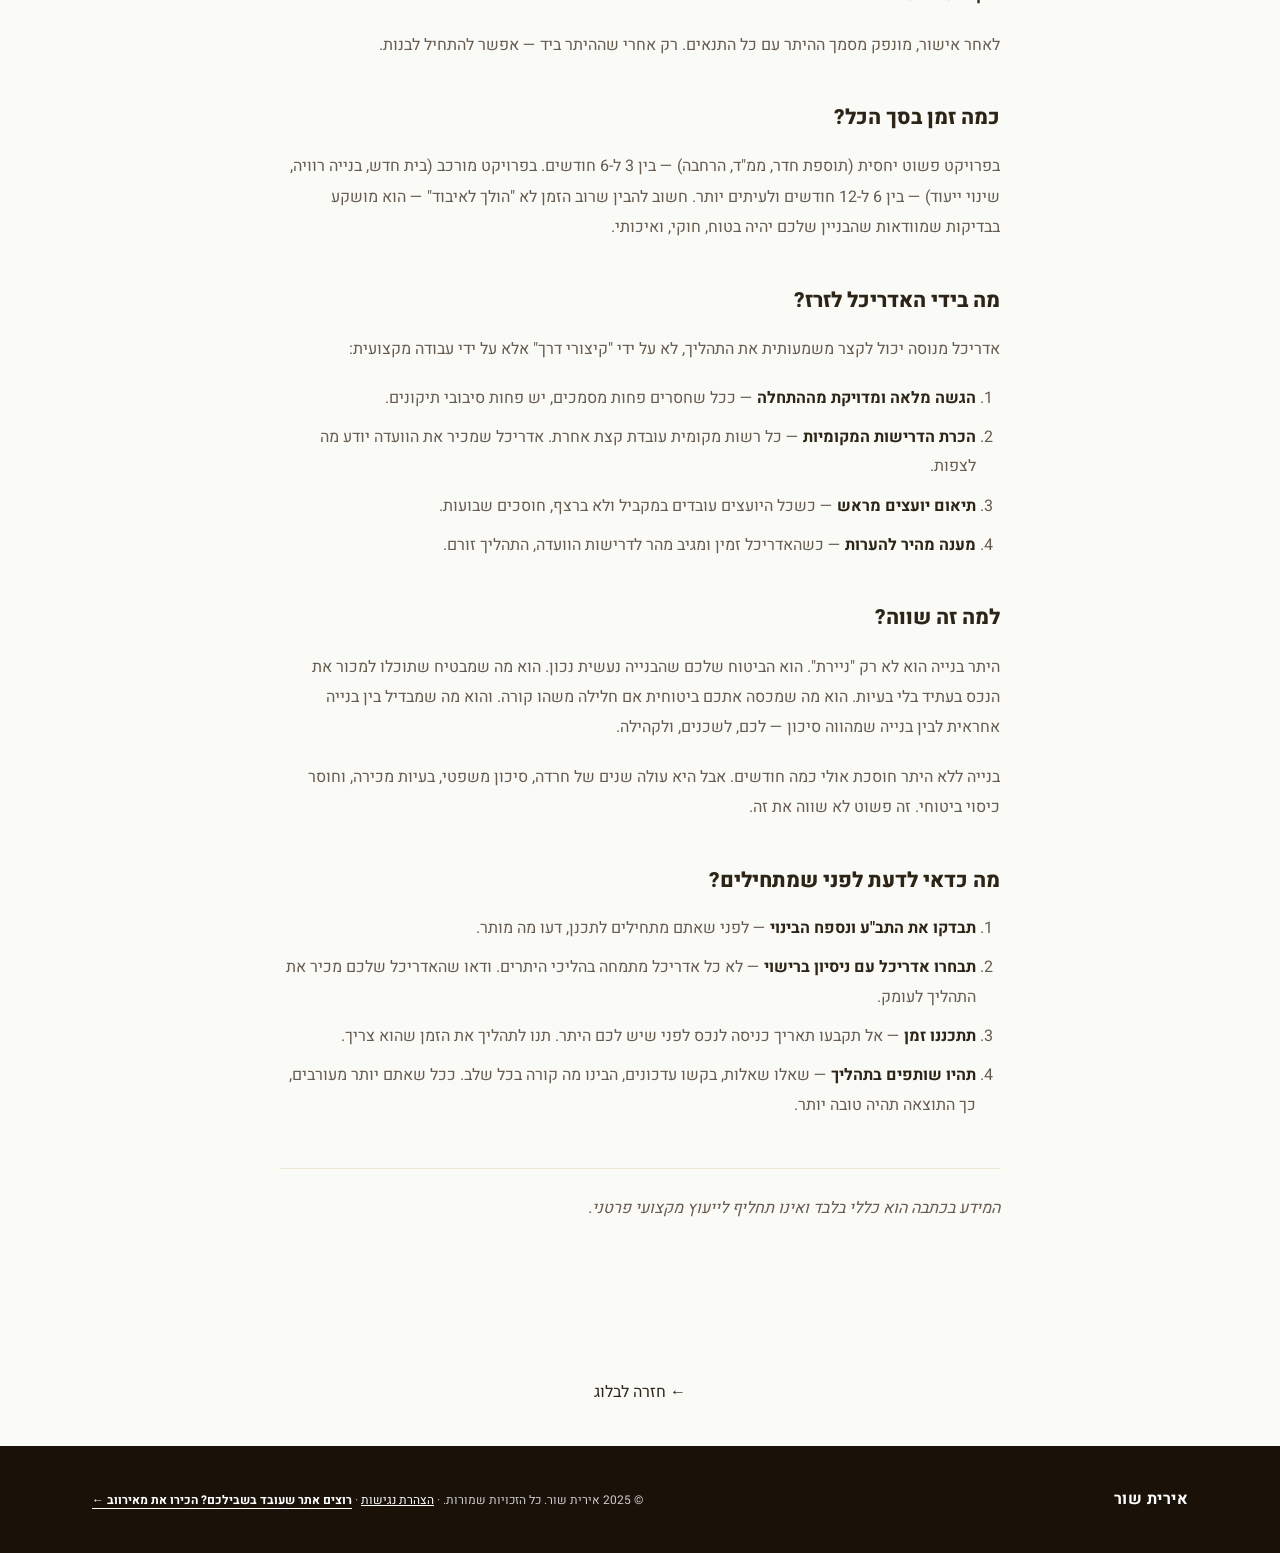
<file: blog-post-3.html>
<!DOCTYPE html>
<html lang="he" dir="rtl">
<head>
  <meta charset="UTF-8" />
  <meta name="viewport" content="width=device-width, initial-scale=1.0" />
  <title>היתר בנייה — למה זה לוקח זמן, ולמה זה שווה כל דקה | אירית שור</title>
  <link rel="preconnect" href="https://fonts.googleapis.com" />
  <link rel="preconnect" href="https://fonts.gstatic.com" crossorigin />
  <link href="https://fonts.googleapis.com/css2?family=Heebo:wght@300;400;500;700;900&display=swap" rel="stylesheet" />
  <link rel="stylesheet" href="style.css" />
  <link rel="stylesheet" href="a11y.css" />
  <link rel="icon" type="image/png" href="favicon-32.png" sizes="32x32" />
  <link rel="icon" type="image/png" href="favicon-256.png" sizes="256x256" />
  <link rel="apple-touch-icon" href="apple-touch-icon.png" />
    <link rel="stylesheet" href="a11y.css?v=1">
    <script src="a11y-widget.js?v=1" defer></script>
</head>
<body>
  <a href="#main-content" class="skip-link">דלג לתוכן הראשי</a>

  <!-- NAV -->
  <nav class="nav" id="nav">
    <div class="nav-inner">
      <a href="index.html" class="logo">אירית שור</a>
      <button class="menu-toggle" onclick="toggleMenu()" aria-label="תפריט">
        <span></span><span></span><span></span>
      </button>
      <ul class="nav-links">
        <li><a href="index.html#about">אודות</a></li>
        <li><a href="index.html#services">שירותים</a></li>
        <li><a href="index.html#projects">פרויקטים</a></li>
        <li><a href="index.html#team">צוות</a></li>
        <li><a href="blog.html" class="active">בלוג</a></li>
        <li><a href="index.html#booking" class="nav-cta">קבעו פגישה</a></li>
      </ul>
    </div>
  </nav>

  <main id="main-content" tabindex="-1">

  <!-- BLOG POST -->
  <section class="blog-post">
    <div class="blog-post-header">
      <div class="container">
        <h1>היתר בנייה — למה זה לוקח זמן, ולמה זה שווה כל דקה</h1>
      </div>
    </div>
    <div class="blog-post-body">
      <div class="container">
        <div class="blog-post-meta">
          <span>דצמבר 2025</span> · <span>מרחב מבנה · מדריך מקצועי לבעלי בתים ובוני עתיד</span>
        </div>
        <div class="blog-post-content">

          <p>אחת השאלות שאני שומעת הכי הרבה מלקוחות חדשים היא: "למה היתר בנייה לוקח כל כך הרבה זמן?" והתשובה הקצרה היא — כי מדובר בתהליך שמגן עליכם. התשובה הארוכה — בכתבה הזו.</p>

          <h2>מה זה בכלל היתר בנייה?</h2>

          <p>היתר בנייה הוא אישור רשמי מהוועדה המקומית לתכנון ובנייה, שמאשר שהתוכנית שלכם עומדת בכל הדרישות — תכנוניות, הנדסיות, בטיחותיות, ונגישות. בלי היתר, כל בנייה היא בנייה בלתי חוקית — גם אם מדובר "רק" בהרחבה קטנה, תוספת מרפסת, או סגירת חניה.</p>

          <p>ההיתר כולל את כל התוכניות, החישובים, והמפרטים שמגדירים מה ייבנה, איך ייבנה, ובאילו תנאים. הוא המסמך שמלווה את הפרויקט מההתחלה ועד לקבלת טופס 4 (אישור אכלוס).</p>

          <h2>למה זה לוקח זמן?</h2>

          <p>תהליך ההיתר כולל מספר שלבים, כל אחד עם דרישות משלו:</p>

          <p><strong>א. הכנת תוכניות ומסמכים</strong></p>
          <p>האדריכל מכין את כל תוכניות ההגשה — חתכים, חזיתות, תוכניות קומות, פרטים טכניים. במקביל, מהנדס הקונסטרוקציה מכין חישובים סטטיים, ויועצים נוספים (נגישות, אקוסטיקה, תברואה) מכינים את חלקם. שלב זה לוקח בדרך כלל בין שבועיים לחודשיים, תלוי במורכבות הפרויקט.</p>

          <p><strong>ב. הגשה לוועדה המקומית</strong></p>
          <p>המסמכים מוגשים דרך מערכת רישוי זמין. הוועדה בודקת שלמות של המסמכים ותאימות לתב"ע ולנספח הבינוי. אם חסרים מסמכים או יש סטיות — הבקשה חוזרת לתיקון.</p>

          <p><strong>ג. בדיקת גורמי רישוי</strong></p>
          <p>הבקשה עוברת לבדיקה של גורמים שונים — כיבוי אש, משרד הבריאות, רשות העתיקות, חברת חשמל, ועוד — בהתאם לסוג הפרויקט ומיקומו. כל גורם צריך לאשר או להעיר, וזה לוקח זמן.</p>

          <p><strong>ד. תיקונים ומענה להערות</strong></p>
          <p>כמעט תמיד יש הערות שדורשות תיקון — שינוי במיקום חלון, תוספת חישוב, התאמה לדרישת נגישות. האדריכל מתקן ומגיש מחדש. לפעמים זה סיבוב אחד, לפעמים שניים או שלושה.</p>

          <p><strong>ה. ועדת משנה או רישוי</strong></p>
          <p>הבקשה עולה לדיון בוועדה, שמחליטה אם לאשר, לדחות, או לבקש שינויים נוספים. במקרים של הקלות — נדרש גם פרסום להתנגדויות ודיון נוסף.</p>

          <p><strong>ו. קבלת ההיתר</strong></p>
          <p>לאחר אישור, מונפק מסמך ההיתר עם כל התנאים. רק אחרי שההיתר ביד — אפשר להתחיל לבנות.</p>

          <h2>כמה זמן בסך הכל?</h2>

          <p>בפרויקט פשוט יחסית (תוספת חדר, ממ"ד, הרחבה) — בין 3 ל-6 חודשים. בפרויקט מורכב (בית חדש, בנייה רוויה, שינוי ייעוד) — בין 6 ל-12 חודשים ולעיתים יותר. חשוב להבין שרוב הזמן לא "הולך לאיבוד" — הוא מושקע בבדיקות שמוודאות שהבניין שלכם יהיה בטוח, חוקי, ואיכותי.</p>

          <h2>מה בידי האדריכל לזרז?</h2>

          <p>אדריכל מנוסה יכול לקצר משמעותית את התהליך, לא על ידי "קיצורי דרך" אלא על ידי עבודה מקצועית:</p>

          <ol>
            <li><strong>הגשה מלאה ומדויקת מההתחלה</strong> — ככל שחסרים פחות מסמכים, יש פחות סיבובי תיקונים.</li>
            <li><strong>הכרת הדרישות המקומיות</strong> — כל רשות מקומית עובדת קצת אחרת. אדריכל שמכיר את הוועדה יודע מה לצפות.</li>
            <li><strong>תיאום יועצים מראש</strong> — כשכל היועצים עובדים במקביל ולא ברצף, חוסכים שבועות.</li>
            <li><strong>מענה מהיר להערות</strong> — כשהאדריכל זמין ומגיב מהר לדרישות הוועדה, התהליך זורם.</li>
          </ol>

          <h2>למה זה שווה?</h2>

          <p>היתר בנייה הוא לא רק "ניירת". הוא הביטוח שלכם שהבנייה נעשית נכון. הוא מה שמבטיח שתוכלו למכור את הנכס בעתיד בלי בעיות. הוא מה שמכסה אתכם ביטוחית אם חלילה משהו קורה. והוא מה שמבדיל בין בנייה אחראית לבין בנייה שמהווה סיכון — לכם, לשכנים, ולקהילה.</p>

          <p>בנייה ללא היתר חוסכת אולי כמה חודשים. אבל היא עולה שנים של חרדה, סיכון משפטי, בעיות מכירה, וחוסר כיסוי ביטוחי. זה פשוט לא שווה את זה.</p>

          <h2>מה כדאי לדעת לפני שמתחילים?</h2>

          <ol>
            <li><strong>תבדקו את התב"ע ונספח הבינוי</strong> — לפני שאתם מתחילים לתכנן, דעו מה מותר.</li>
            <li><strong>תבחרו אדריכל עם ניסיון ברישוי</strong> — לא כל אדריכל מתמחה בהליכי היתרים. ודאו שהאדריכל שלכם מכיר את התהליך לעומק.</li>
            <li><strong>תתכננו זמן</strong> — אל תקבעו תאריך כניסה לנכס לפני שיש לכם היתר. תנו לתהליך את הזמן שהוא צריך.</li>
            <li><strong>תהיו שותפים בתהליך</strong> — שאלו שאלות, בקשו עדכונים, הבינו מה קורה בכל שלב. ככל שאתם יותר מעורבים, כך התוצאה תהיה טובה יותר.</li>
          </ol>

          <div class="blog-disclaimer">
            <p>המידע בכתבה הוא כללי בלבד ואינו תחליף לייעוץ מקצועי פרטני.</p>
          </div>

        </div>
      </div>
    </div>
  </section>

  <div class="container">
    <a href="blog.html" class="blog-back-link">← חזרה לבלוג</a>
  </div>

  <!-- FOOTER -->
  </main>

  <footer class="footer">
    <div class="container">
      <div class="footer-inner">
        <div class="footer-brand">
          <span class="footer-name">אירית שור</span>
        </div>
        <p class="footer-copy">© 2025 אירית שור. כל הזכויות שמורות. · <a href="negishut.html" style="color:inherit;text-decoration:underline;">הצהרת נגישות</a> · <a href="https://meirweb.co.il/?utm_source=irit&amp;utm_medium=footer&amp;utm_campaign=site_credit" target="_blank" rel="noopener" style="color:inherit;font-weight:700;text-decoration:underline;text-underline-offset:4px;">רוצים אתר שעובד בשבילכם? הכירו את מאירווב ←</a></p>
      </div>
    </div>
  </footer>

  <script>
    const nav = document.getElementById('nav');
    window.addEventListener('scroll', () => {
      nav.classList.toggle('scrolled', window.scrollY > 50);
    });

    function toggleMenu() {
      document.querySelector('.nav-links').classList.toggle('open');
      document.querySelector('.menu-toggle').classList.toggle('open');
    }

    document.querySelectorAll('.nav-links a').forEach(link => {
      link.addEventListener('click', () => {
        document.querySelector('.nav-links').classList.remove('open');
        document.querySelector('.menu-toggle').classList.remove('open');
      });
    });
  </script>
</body>
</html>
</file>
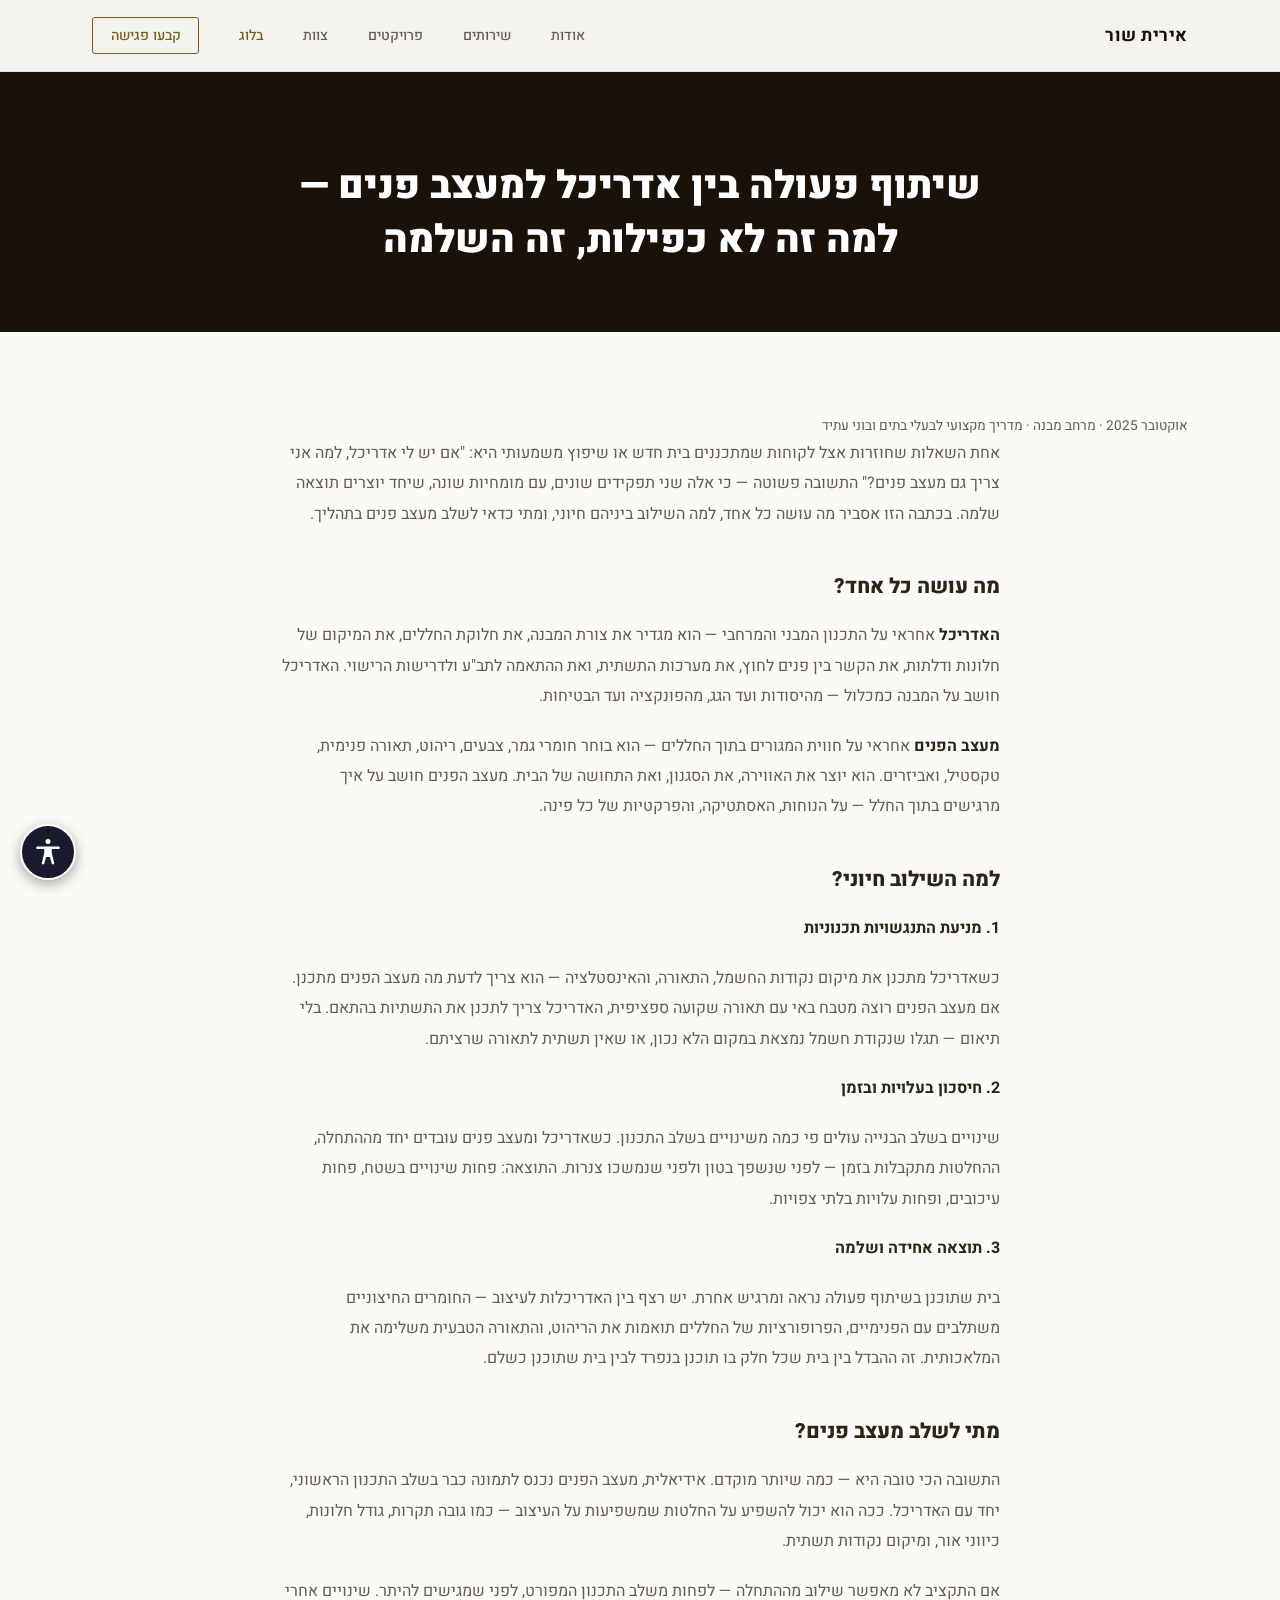
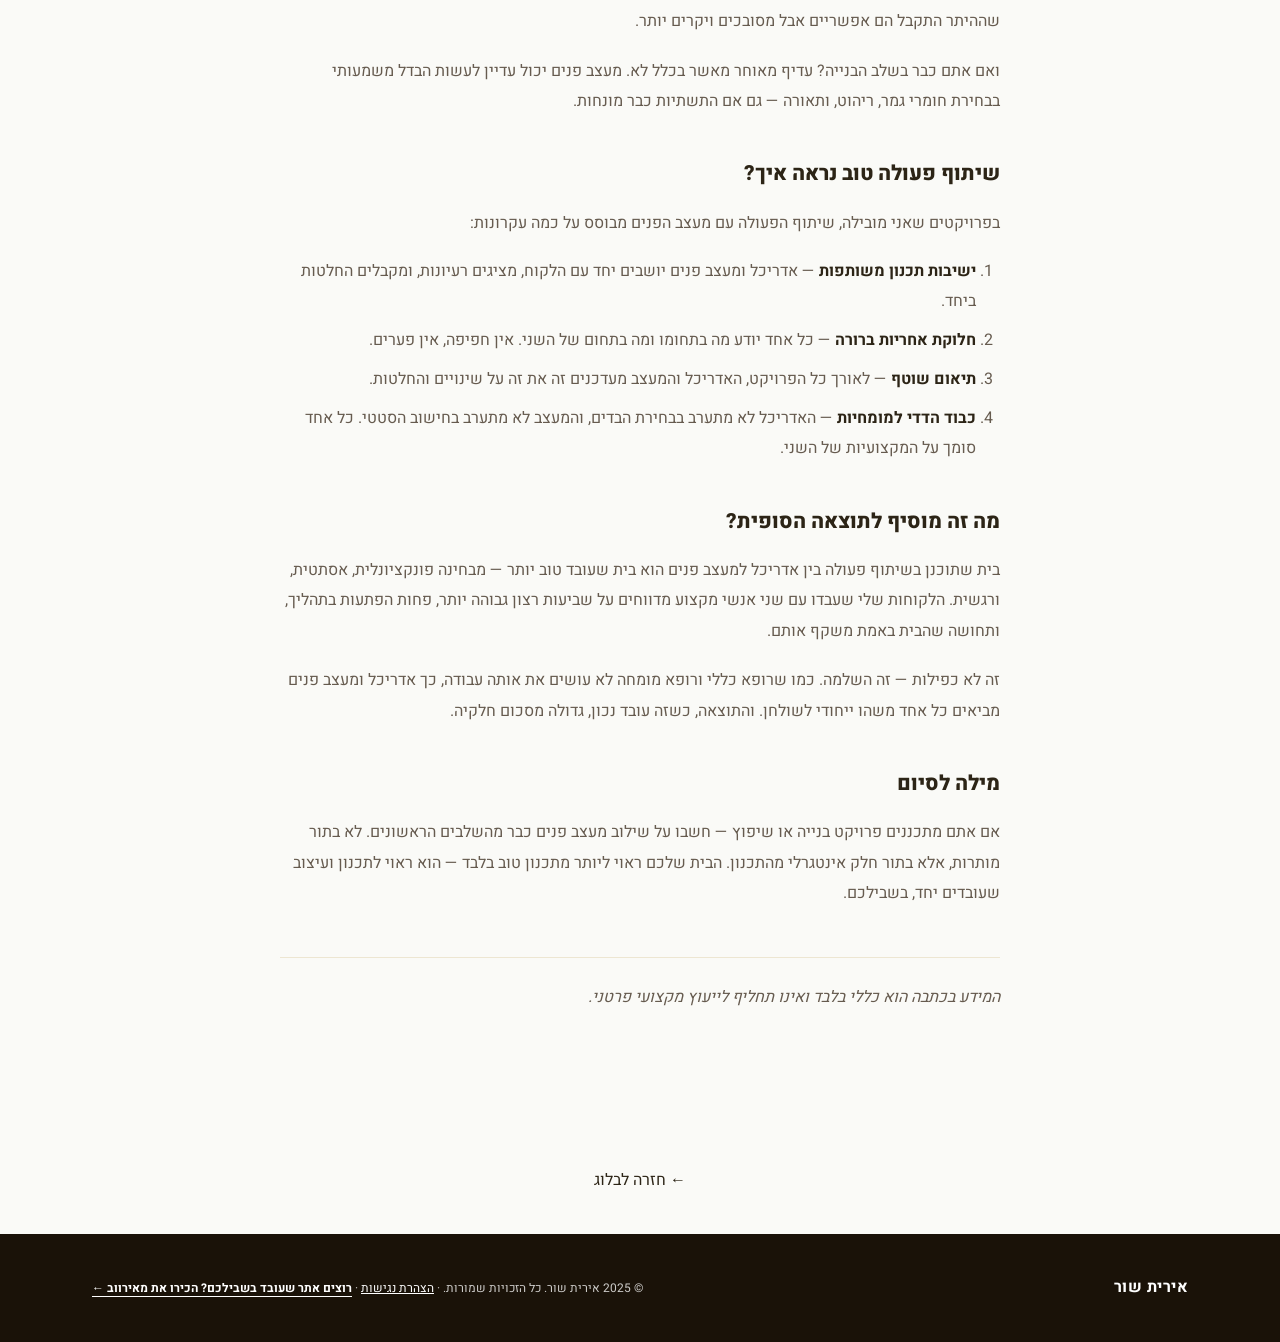
<file: blog-post-4.html>
<!DOCTYPE html>
<html lang="he" dir="rtl">
<head>
  <meta charset="UTF-8" />
  <meta name="viewport" content="width=device-width, initial-scale=1.0" />
  <title>שיתוף פעולה בין אדריכל למעצב פנים — למה זה לא כפילות, זה השלמה | אירית שור</title>
  <link rel="preconnect" href="https://fonts.googleapis.com" />
  <link rel="preconnect" href="https://fonts.gstatic.com" crossorigin />
  <link href="https://fonts.googleapis.com/css2?family=Heebo:wght@300;400;500;700;900&display=swap" rel="stylesheet" />
  <link rel="stylesheet" href="style.css" />
  <link rel="stylesheet" href="a11y.css" />
  <link rel="icon" type="image/png" href="favicon-32.png" sizes="32x32" />
  <link rel="icon" type="image/png" href="favicon-256.png" sizes="256x256" />
  <link rel="apple-touch-icon" href="apple-touch-icon.png" />
    <link rel="stylesheet" href="a11y.css?v=1">
    <script src="a11y-widget.js?v=1" defer></script>
</head>
<body>
  <a href="#main-content" class="skip-link">דלג לתוכן הראשי</a>

  <!-- NAV -->
  <nav class="nav" id="nav">
    <div class="nav-inner">
      <a href="index.html" class="logo">אירית שור</a>
      <button class="menu-toggle" onclick="toggleMenu()" aria-label="תפריט">
        <span></span><span></span><span></span>
      </button>
      <ul class="nav-links">
        <li><a href="index.html#about">אודות</a></li>
        <li><a href="index.html#services">שירותים</a></li>
        <li><a href="index.html#projects">פרויקטים</a></li>
        <li><a href="index.html#team">צוות</a></li>
        <li><a href="blog.html" class="active">בלוג</a></li>
        <li><a href="index.html#booking" class="nav-cta">קבעו פגישה</a></li>
      </ul>
    </div>
  </nav>

  <main id="main-content" tabindex="-1">

  <!-- BLOG POST -->
  <section class="blog-post">
    <div class="blog-post-header">
      <div class="container">
        <h1>שיתוף פעולה בין אדריכל למעצב פנים — למה זה לא כפילות, זה השלמה</h1>
      </div>
    </div>
    <div class="blog-post-body">
      <div class="container">
        <div class="blog-post-meta">
          <span>אוקטובר 2025</span> · <span>מרחב מבנה · מדריך מקצועי לבעלי בתים ובוני עתיד</span>
        </div>
        <div class="blog-post-content">

          <p>אחת השאלות שחוזרות אצל לקוחות שמתכננים בית חדש או שיפוץ משמעותי היא: "אם יש לי אדריכל, למה אני צריך גם מעצב פנים?" התשובה פשוטה — כי אלה שני תפקידים שונים, עם מומחיות שונה, שיחד יוצרים תוצאה שלמה. בכתבה הזו אסביר מה עושה כל אחד, למה השילוב ביניהם חיוני, ומתי כדאי לשלב מעצב פנים בתהליך.</p>

          <h2>מה עושה כל אחד?</h2>

          <p><strong>האדריכל</strong> אחראי על התכנון המבני והמרחבי — הוא מגדיר את צורת המבנה, את חלוקת החללים, את המיקום של חלונות ודלתות, את הקשר בין פנים לחוץ, את מערכות התשתית, ואת ההתאמה לתב"ע ולדרישות הרישוי. האדריכל חושב על המבנה כמכלול — מהיסודות ועד הגג, מהפונקציה ועד הבטיחות.</p>

          <p><strong>מעצב הפנים</strong> אחראי על חווית המגורים בתוך החללים — הוא בוחר חומרי גמר, צבעים, ריהוט, תאורה פנימית, טקסטיל, ואביזרים. הוא יוצר את האווירה, את הסגנון, ואת התחושה של הבית. מעצב הפנים חושב על איך מרגישים בתוך החלל — על הנוחות, האסתטיקה, והפרקטיות של כל פינה.</p>

          <h2>למה השילוב חיוני?</h2>

          <p><strong>1. מניעת התנגשויות תכנוניות</strong></p>
          <p>כשאדריכל מתכנן את מיקום נקודות החשמל, התאורה, והאינסטלציה — הוא צריך לדעת מה מעצב הפנים מתכנן. אם מעצב הפנים רוצה מטבח באי עם תאורה שקועה ספציפית, האדריכל צריך לתכנן את התשתיות בהתאם. בלי תיאום — תגלו שנקודת חשמל נמצאת במקום הלא נכון, או שאין תשתית לתאורה שרציתם.</p>

          <p><strong>2. חיסכון בעלויות ובזמן</strong></p>
          <p>שינויים בשלב הבנייה עולים פי כמה משינויים בשלב התכנון. כשאדריכל ומעצב פנים עובדים יחד מההתחלה, ההחלטות מתקבלות בזמן — לפני שנשפך בטון ולפני שנמשכו צנרות. התוצאה: פחות שינויים בשטח, פחות עיכובים, ופחות עלויות בלתי צפויות.</p>

          <p><strong>3. תוצאה אחידה ושלמה</strong></p>
          <p>בית שתוכנן בשיתוף פעולה נראה ומרגיש אחרת. יש רצף בין האדריכלות לעיצוב — החומרים החיצוניים משתלבים עם הפנימיים, הפרופורציות של החללים תואמות את הריהוט, והתאורה הטבעית משלימה את המלאכותית. זה ההבדל בין בית שכל חלק בו תוכנן בנפרד לבין בית שתוכנן כשלם.</p>

          <h2>מתי לשלב מעצב פנים?</h2>

          <p>התשובה הכי טובה היא — כמה שיותר מוקדם. אידיאלית, מעצב הפנים נכנס לתמונה כבר בשלב התכנון הראשוני, יחד עם האדריכל. ככה הוא יכול להשפיע על החלטות שמשפיעות על העיצוב — כמו גובה תקרות, גודל חלונות, כיווני אור, ומיקום נקודות תשתית.</p>

          <p>אם התקציב לא מאפשר שילוב מההתחלה — לפחות משלב התכנון המפורט, לפני שמגישים להיתר. שינויים אחרי שההיתר התקבל הם אפשריים אבל מסובכים ויקרים יותר.</p>

          <p>ואם אתם כבר בשלב הבנייה? עדיף מאוחר מאשר בכלל לא. מעצב פנים יכול עדיין לעשות הבדל משמעותי בבחירת חומרי גמר, ריהוט, ותאורה — גם אם התשתיות כבר מונחות.</p>

          <h2>שיתוף פעולה טוב נראה איך?</h2>

          <p>בפרויקטים שאני מובילה, שיתוף הפעולה עם מעצב הפנים מבוסס על כמה עקרונות:</p>

          <ol>
            <li><strong>ישיבות תכנון משותפות</strong> — אדריכל ומעצב פנים יושבים יחד עם הלקוח, מציגים רעיונות, ומקבלים החלטות ביחד.</li>
            <li><strong>חלוקת אחריות ברורה</strong> — כל אחד יודע מה בתחומו ומה בתחום של השני. אין חפיפה, אין פערים.</li>
            <li><strong>תיאום שוטף</strong> — לאורך כל הפרויקט, האדריכל והמעצב מעדכנים זה את זה על שינויים והחלטות.</li>
            <li><strong>כבוד הדדי למומחיות</strong> — האדריכל לא מתערב בבחירת הבדים, והמעצב לא מתערב בחישוב הסטטי. כל אחד סומך על המקצועיות של השני.</li>
          </ol>

          <h2>מה זה מוסיף לתוצאה הסופית?</h2>

          <p>בית שתוכנן בשיתוף פעולה בין אדריכל למעצב פנים הוא בית שעובד טוב יותר — מבחינה פונקציונלית, אסתטית, ורגשית. הלקוחות שלי שעבדו עם שני אנשי מקצוע מדווחים על שביעות רצון גבוהה יותר, פחות הפתעות בתהליך, ותחושה שהבית באמת משקף אותם.</p>

          <p>זה לא כפילות — זה השלמה. כמו שרופא כללי ורופא מומחה לא עושים את אותה עבודה, כך אדריכל ומעצב פנים מביאים כל אחד משהו ייחודי לשולחן. והתוצאה, כשזה עובד נכון, גדולה מסכום חלקיה.</p>

          <h2>מילה לסיום</h2>

          <p>אם אתם מתכננים פרויקט בנייה או שיפוץ — חשבו על שילוב מעצב פנים כבר מהשלבים הראשונים. לא בתור מותרות, אלא בתור חלק אינטגרלי מהתכנון. הבית שלכם ראוי ליותר מתכנון טוב בלבד — הוא ראוי לתכנון ועיצוב שעובדים יחד, בשבילכם.</p>

          <div class="blog-disclaimer">
            <p>המידע בכתבה הוא כללי בלבד ואינו תחליף לייעוץ מקצועי פרטני.</p>
          </div>

        </div>
      </div>
    </div>
  </section>

  <div class="container">
    <a href="blog.html" class="blog-back-link">← חזרה לבלוג</a>
  </div>

  <!-- FOOTER -->
  </main>

  <footer class="footer">
    <div class="container">
      <div class="footer-inner">
        <div class="footer-brand">
          <span class="footer-name">אירית שור</span>
        </div>
        <p class="footer-copy">© 2025 אירית שור. כל הזכויות שמורות. · <a href="negishut.html" style="color:inherit;text-decoration:underline;">הצהרת נגישות</a> · <a href="https://meirweb.co.il/?utm_source=irit&amp;utm_medium=footer&amp;utm_campaign=site_credit" target="_blank" rel="noopener" style="color:inherit;font-weight:700;text-decoration:underline;text-underline-offset:4px;">רוצים אתר שעובד בשבילכם? הכירו את מאירווב ←</a></p>
      </div>
    </div>
  </footer>

  <script>
    const nav = document.getElementById('nav');
    window.addEventListener('scroll', () => {
      nav.classList.toggle('scrolled', window.scrollY > 50);
    });

    function toggleMenu() {
      document.querySelector('.nav-links').classList.toggle('open');
      document.querySelector('.menu-toggle').classList.toggle('open');
    }

    document.querySelectorAll('.nav-links a').forEach(link => {
      link.addEventListener('click', () => {
        document.querySelector('.nav-links').classList.remove('open');
        document.querySelector('.menu-toggle').classList.remove('open');
      });
    });
  </script>
</body>
</html>
</file>
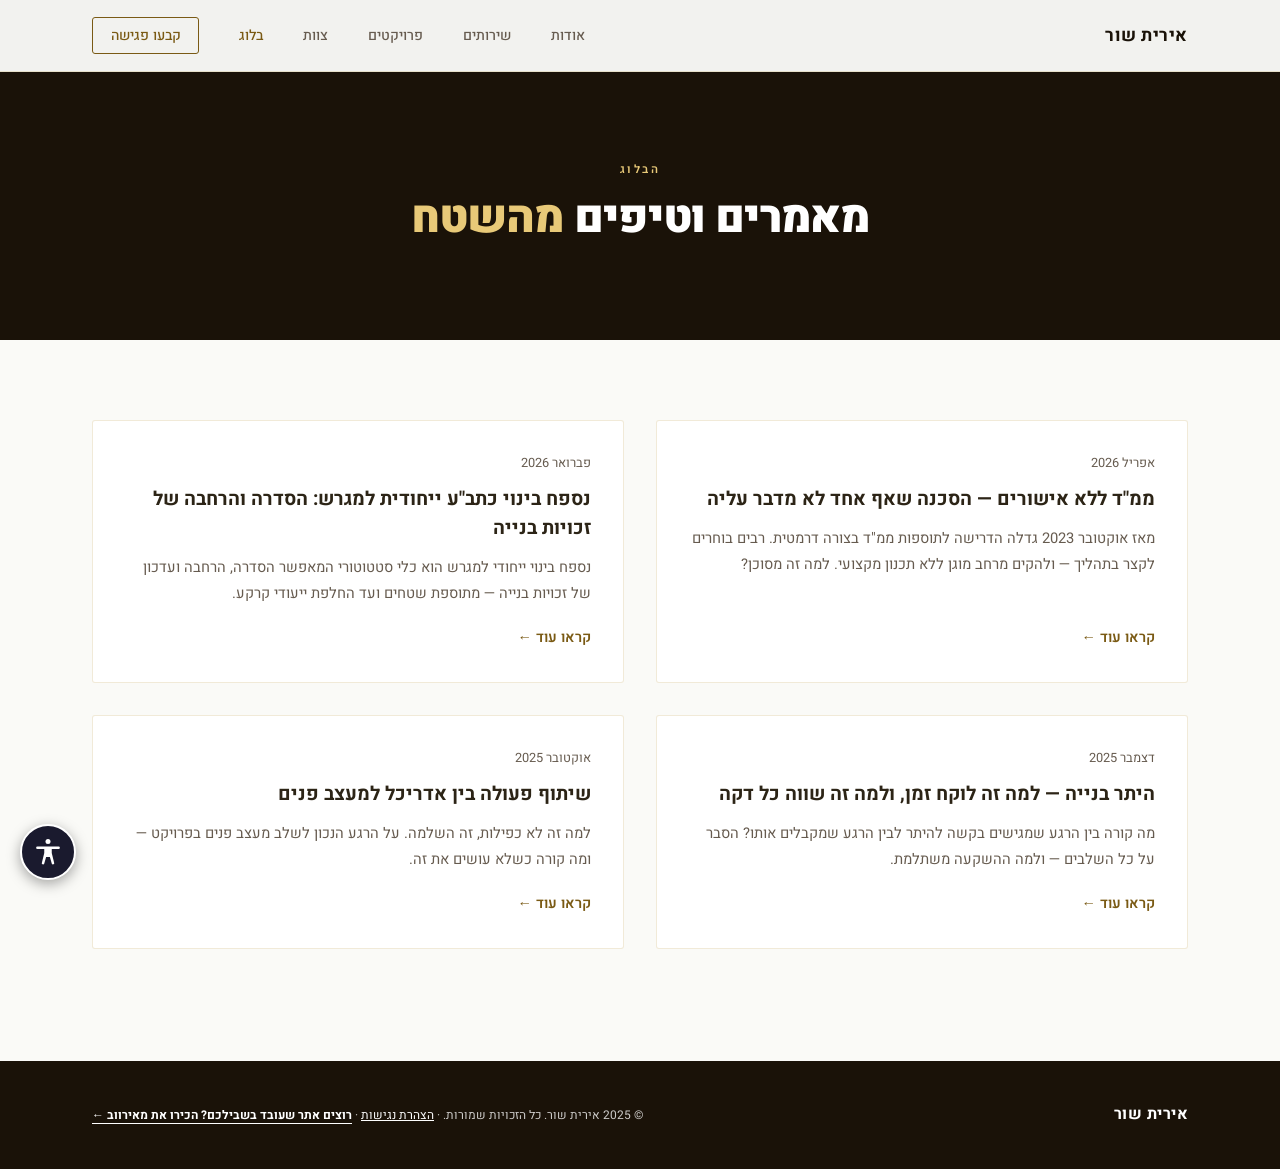
<file: blog.html>
<!DOCTYPE html>
<html lang="he" dir="rtl">
<head>
  <meta charset="UTF-8" />
  <meta name="viewport" content="width=device-width, initial-scale=1.0" />
  <title>בלוג | אירית שור</title>
  <link rel="preconnect" href="https://fonts.googleapis.com" />
  <link rel="preconnect" href="https://fonts.gstatic.com" crossorigin />
  <link href="https://fonts.googleapis.com/css2?family=Heebo:wght@300;400;500;700;900&display=swap" rel="stylesheet" />
  <link rel="stylesheet" href="style.css" />
  <link rel="stylesheet" href="a11y.css" />
  <link rel="icon" type="image/png" href="favicon-32.png" sizes="32x32" />
  <link rel="icon" type="image/png" href="favicon-256.png" sizes="256x256" />
  <link rel="apple-touch-icon" href="apple-touch-icon.png" />
    <link rel="stylesheet" href="a11y.css?v=1">
    <script src="a11y-widget.js?v=1" defer></script>
</head>
<body>
  <a href="#main-content" class="skip-link">דלג לתוכן הראשי</a>

  <!-- NAV -->
  <nav class="nav" id="nav">
    <div class="nav-inner">
      <a href="index.html" class="logo">אירית שור</a>
      <button class="menu-toggle" onclick="toggleMenu()" aria-label="תפריט">
        <span></span><span></span><span></span>
      </button>
      <ul class="nav-links">
        <li><a href="index.html#about">אודות</a></li>
        <li><a href="index.html#services">שירותים</a></li>
        <li><a href="index.html#projects">פרויקטים</a></li>
        <li><a href="index.html#team">צוות</a></li>
        <li><a href="blog.html" class="active">בלוג</a></li>
        <li><a href="index.html#booking" class="nav-cta">קבעו פגישה</a></li>
      </ul>
    </div>
  </nav>

  <main id="main-content" tabindex="-1">

  <!-- BLOG HEADER -->
  <section class="blog-header">
    <div class="container">
      <p class="section-eyebrow center">הבלוג</p>
      <h1 class="section-title center">מאמרים וטיפים <span class="gold">מהשטח</span></h1>
    </div>
  </section>

  <!-- BLOG POSTS -->
  <section class="blog-posts">
    <div class="container">
      <div class="blog-grid">

        <a href="blog-post-1.html" class="blog-card">
          <div class="blog-card-body">
            <span class="blog-date">אפריל 2026</span>
            <h2 class="blog-card-title">ממ"ד ללא אישורים — הסכנה שאף אחד לא מדבר עליה</h2>
            <p class="blog-card-excerpt">מאז אוקטובר 2023 גדלה הדרישה לתוספות ממ"ד בצורה דרמטית. רבים בוחרים לקצר בתהליך — ולהקים מרחב מוגן ללא תכנון מקצועי. למה זה מסוכן?</p>
            <span class="blog-read-more">קראו עוד &larr;</span>
          </div>
        </a>

        <a href="blog-post-2.html" class="blog-card">
          <div class="blog-card-body">
            <span class="blog-date">פברואר 2026</span>
            <h2 class="blog-card-title">נספח בינוי כתב"ע ייחודית למגרש: הסדרה והרחבה של זכויות בנייה</h2>
            <p class="blog-card-excerpt">נספח בינוי ייחודי למגרש הוא כלי סטטוטורי המאפשר הסדרה, הרחבה ועדכון של זכויות בנייה — מתוספת שטחים ועד החלפת ייעודי קרקע.</p>
            <span class="blog-read-more">קראו עוד &larr;</span>
          </div>
        </a>

        <a href="blog-post-3.html" class="blog-card">
          <div class="blog-card-body">
            <span class="blog-date">דצמבר 2025</span>
            <h2 class="blog-card-title">היתר בנייה — למה זה לוקח זמן, ולמה זה שווה כל דקה</h2>
            <p class="blog-card-excerpt">מה קורה בין הרגע שמגישים בקשה להיתר לבין הרגע שמקבלים אותו? הסבר על כל השלבים — ולמה ההשקעה משתלמת.</p>
            <span class="blog-read-more">קראו עוד &larr;</span>
          </div>
        </a>

        <a href="blog-post-4.html" class="blog-card">
          <div class="blog-card-body">
            <span class="blog-date">אוקטובר 2025</span>
            <h2 class="blog-card-title">שיתוף פעולה בין אדריכל למעצב פנים</h2>
            <p class="blog-card-excerpt">למה זה לא כפילות, זה השלמה. על הרגע הנכון לשלב מעצב פנים בפרויקט — ומה קורה כשלא עושים את זה.</p>
            <span class="blog-read-more">קראו עוד &larr;</span>
          </div>
        </a>

      </div>
    </div>
  </section>

  <!-- FOOTER -->
  </main>

  <footer class="footer">
    <div class="container">
      <div class="footer-inner">
        <div class="footer-brand">
          <span class="footer-name">אירית שור</span>
        </div>
        <p class="footer-copy">© 2025 אירית שור. כל הזכויות שמורות. · <a href="negishut.html" style="color:inherit;text-decoration:underline;">הצהרת נגישות</a> · <a href="https://meirweb.co.il/?utm_source=irit&amp;utm_medium=footer&amp;utm_campaign=site_credit" target="_blank" rel="noopener" style="color:inherit;font-weight:700;text-decoration:underline;text-underline-offset:4px;">רוצים אתר שעובד בשבילכם? הכירו את מאירווב ←</a></p>
      </div>
    </div>
  </footer>

  <script>
    const nav = document.getElementById('nav');
    window.addEventListener('scroll', () => {
      nav.classList.toggle('scrolled', window.scrollY > 50);
    });

    function toggleMenu() {
      document.querySelector('.nav-links').classList.toggle('open');
      document.querySelector('.menu-toggle').classList.toggle('open');
    }

    document.querySelectorAll('.nav-links a').forEach(link => {
      link.addEventListener('click', () => {
        document.querySelector('.nav-links').classList.remove('open');
        document.querySelector('.menu-toggle').classList.remove('open');
      });
    });
  </script>
</body>
</html>
</file>
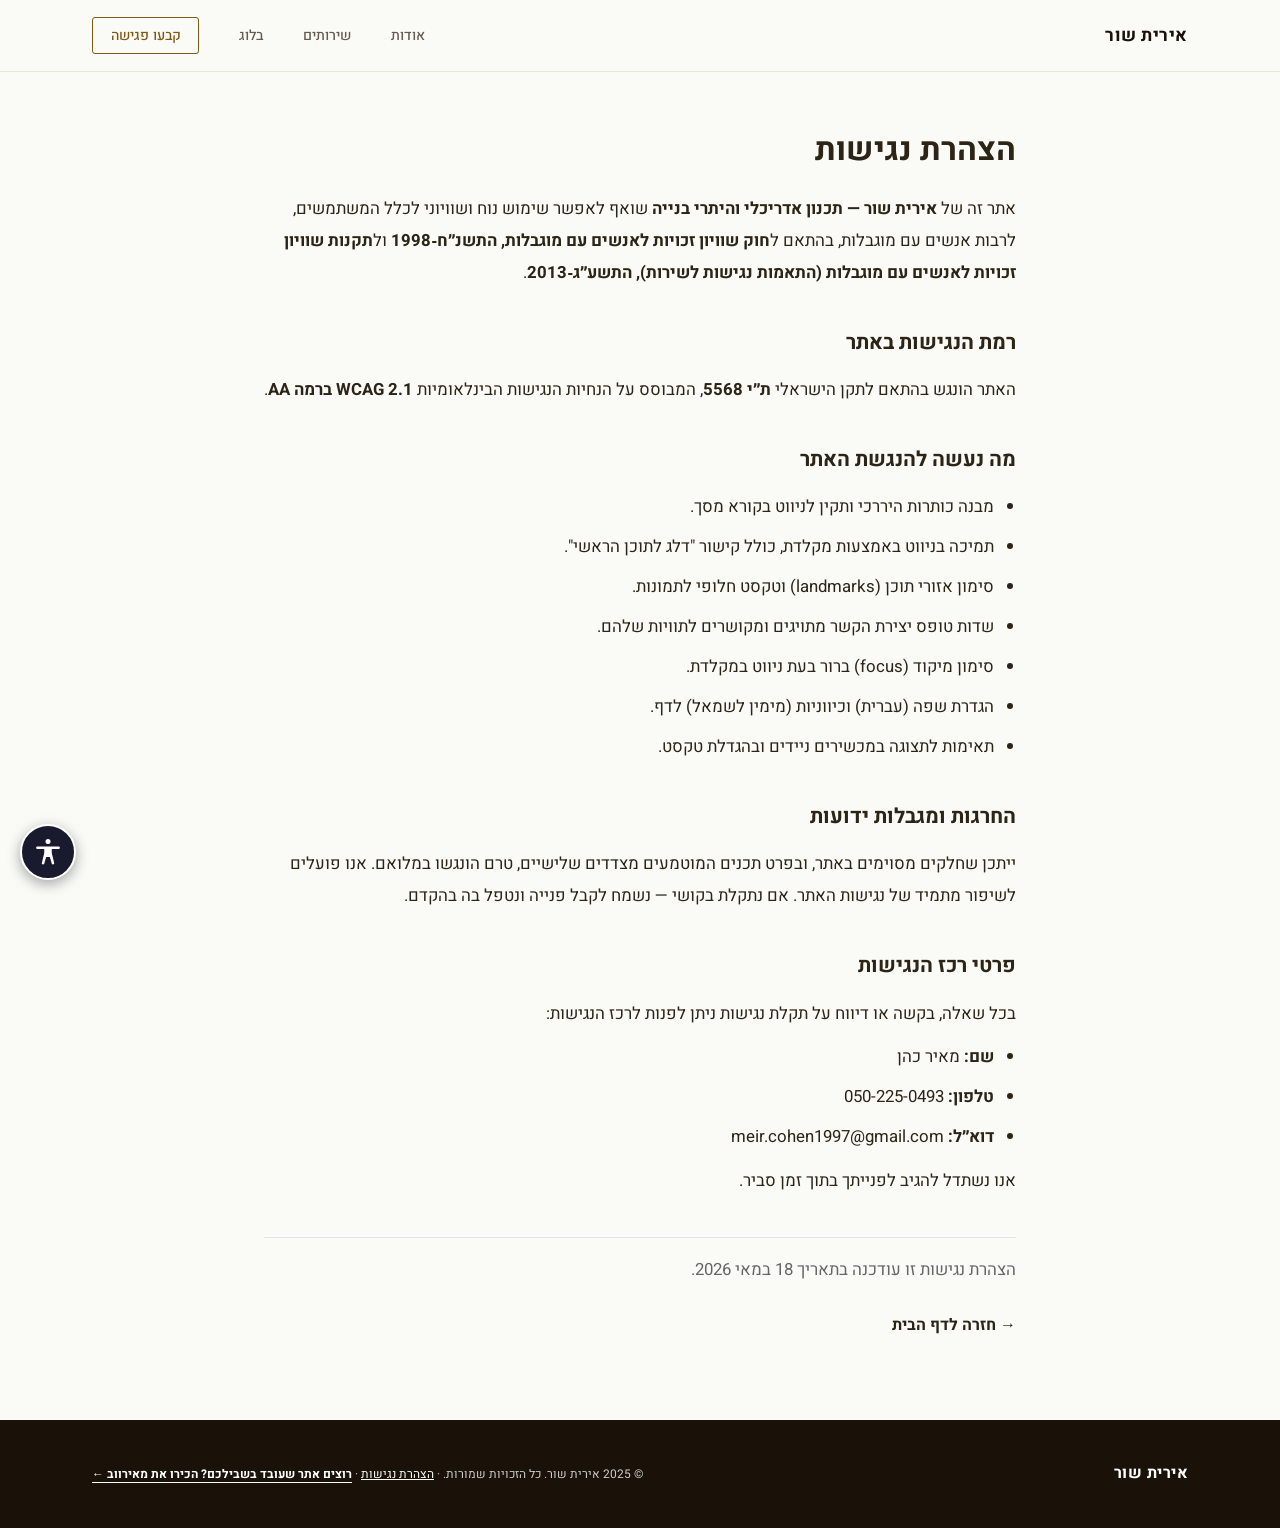
<file: negishut.html>
<!DOCTYPE html>
<html lang="he" dir="rtl">
<head>
  <meta charset="UTF-8" />
  <meta name="viewport" content="width=device-width, initial-scale=1.0" />
  <title>הצהרת נגישות | אירית שור</title>
  <meta name="description" content="הצהרת נגישות לאתר אירית שור — עמידה בתקן הישראלי ת״י 5568 וברמת AA של WCAG 2.1." />
  <meta name="robots" content="index, follow" />
  <link rel="canonical" href="https://iritshor.co.il/negishut.html" />
  <link href="https://fonts.googleapis.com/css2?family=Heebo:wght@300;400;500;700;900&display=swap" rel="stylesheet" />
  <link rel="stylesheet" href="style.css" />
  <link rel="stylesheet" href="a11y.css" />
  <style>
    .a11y-page{max-width:800px;margin:0 auto;padding:120px 24px 80px;line-height:1.9}
    .a11y-page h1{font-size:2rem;margin-bottom:12px}
    .a11y-page h2{font-size:1.3rem;margin:34px 0 12px}
    .a11y-page p,.a11y-page li{font-size:1.05rem}
    .a11y-page ul{padding-right:22px;margin:12px 0}
    .a11y-page li{margin-bottom:8px}
    .a11y-updated{color:#666;font-size:.95rem;margin-top:40px;border-top:1px solid #e5e5e5;padding-top:16px}
    .a11y-back{display:inline-block;margin-top:24px;font-weight:700}
  </style>
    <link rel="stylesheet" href="a11y.css?v=1">
    <script src="a11y-widget.js?v=1" defer></script>
</head>
<body>
  <a href="#main-content" class="skip-link">דלג לתוכן הראשי</a>

  <!-- NAV -->
  <nav class="nav" id="nav">
    <div class="nav-inner">
      <a href="index.html" class="logo">אירית שור</a>
      <ul class="nav-links">
        <li><a href="index.html#about">אודות</a></li>
        <li><a href="index.html#services">שירותים</a></li>
        <li><a href="blog.html">בלוג</a></li>
        <li><a href="index.html#booking" class="nav-cta">קבעו פגישה</a></li>
      </ul>
    </div>
  </nav>

  <main id="main-content" tabindex="-1">
  <article class="a11y-page">
    <h1>הצהרת נגישות</h1>
    <p>אתר זה של <strong>אירית שור — תכנון אדריכלי והיתרי בנייה</strong> שואף לאפשר שימוש נוח ושוויוני לכלל המשתמשים, לרבות אנשים עם מוגבלות, בהתאם ל<strong>חוק שוויון זכויות לאנשים עם מוגבלות, התשנ״ח‑1998</strong> ול<strong>תקנות שוויון זכויות לאנשים עם מוגבלות (התאמות נגישות לשירות), התשע״ג‑2013</strong>.</p>

    <h2>רמת הנגישות באתר</h2>
    <p>האתר הונגש בהתאם לתקן הישראלי <strong>ת״י 5568</strong>, המבוסס על הנחיות הנגישות הבינלאומיות <strong>WCAG 2.1 ברמה AA</strong>.</p>

    <h2>מה נעשה להנגשת האתר</h2>
    <ul>
      <li>מבנה כותרות היררכי ותקין לניווט בקורא מסך.</li>
      <li>תמיכה בניווט באמצעות מקלדת, כולל קישור "דלג לתוכן הראשי".</li>
      <li>סימון אזורי תוכן (landmarks) וטקסט חלופי לתמונות.</li>
      <li>שדות טופס יצירת הקשר מתויגים ומקושרים לתוויות שלהם.</li>
      <li>סימון מיקוד (focus) ברור בעת ניווט במקלדת.</li>
      <li>הגדרת שפה (עברית) וכיווניות (מימין לשמאל) לדף.</li>
      <li>תאימות לתצוגה במכשירים ניידים ובהגדלת טקסט.</li>
    </ul>

    <h2>החרגות ומגבלות ידועות</h2>
    <p>ייתכן שחלקים מסוימים באתר, ובפרט תכנים המוטמעים מצדדים שלישיים, טרם הונגשו במלואם. אנו פועלים לשיפור מתמיד של נגישות האתר. אם נתקלת בקושי — נשמח לקבל פנייה ונטפל בה בהקדם.</p>

    <h2>פרטי רכז הנגישות</h2>
    <p>בכל שאלה, בקשה או דיווח על תקלת נגישות ניתן לפנות לרכז הנגישות:</p>
    <ul>
      <li><strong>שם:</strong> מאיר כהן</li>
      <li><strong>טלפון:</strong> <a href="tel:0502250493">050-225-0493</a></li>
      <li><strong>דוא״ל:</strong> <a href="mailto:meir.cohen1997@gmail.com">meir.cohen1997@gmail.com</a></li>
    </ul>
    <p>אנו נשתדל להגיב לפנייתך בתוך זמן סביר.</p>

    <p class="a11y-updated">הצהרת נגישות זו עודכנה בתאריך 18 במאי 2026.</p>
    <a href="index.html" class="a11y-back">→ חזרה לדף הבית</a>
  </article>
  </main>

  <footer class="footer">
    <div class="container">
      <div class="footer-inner">
        <div class="footer-brand">
          <span class="footer-name">אירית שור</span>
        </div>
        <p class="footer-copy">© 2025 אירית שור. כל הזכויות שמורות. · <a href="negishut.html" style="color:inherit;text-decoration:underline;">הצהרת נגישות</a> · <a href="https://meirweb.co.il/?utm_source=irit&amp;utm_medium=footer&amp;utm_campaign=site_credit" target="_blank" rel="noopener" style="color:inherit;font-weight:700;text-decoration:underline;text-underline-offset:4px;">רוצים אתר שעובד בשבילכם? הכירו את מאירווב ←</a></p>
      </div>
    </div>
  </footer>
</body>
</html>
</file>
<file: style.css>
/* ===== RESET & BASE ===== */
*, *::before, *::after { box-sizing: border-box; margin: 0; padding: 0; }

:root {
  --gold: #7A5A14;
  --gold-light: #D4AE5A;
  --gold-bg: #F5EDD8;
  --dark: #1A1208;
  --dark-2: #2C1F08;
  --text: #2C2416;
  --text-muted: #665B4F;
  --bg: #FAFAF7;
  --bg-2: #F4F1EB;
  --bg-3: #EDE8DF;
  --white: #FFFFFF;
  --border: rgba(184, 150, 62, 0.2);
  --font: 'Heebo', sans-serif;
  --radius: 3px;
  --transition: 0.3s cubic-bezier(0.4, 0, 0.2, 1);
  --nav-h: 72px;
}

html { scroll-behavior: smooth; }

body {
  font-family: var(--font);
  background: var(--bg);
  color: var(--text);
  direction: rtl;
  text-align: right;
  line-height: 1.7;
  overflow-x: hidden;
}

a { text-decoration: none; color: inherit; }

.container {
  max-width: 1160px;
  margin: 0 auto;
  padding: 0 2rem;
}

.gold { color: var(--gold); }

/* ===== NAV ===== */
.nav {
  position: fixed;
  top: 0;
  right: 0;
  left: 0;
  z-index: 100;
  height: var(--nav-h);
  background: rgba(250, 250, 247, 0.97);
  backdrop-filter: blur(12px);
  border-bottom: 1px solid var(--border);
}

.nav-inner {
  max-width: 1160px;
  margin: 0 auto;
  padding: 0 2rem;
  height: 100%;
  display: flex;
  align-items: center;
  justify-content: space-between;
}

.logo {
  display: flex;
  align-items: center;
  font-size: 1.1rem;
  font-weight: 700;
  color: var(--dark);
  letter-spacing: 0.03em;
  text-decoration: none;
}
.footer-name {
  font-size: 1rem;
  font-weight: 700;
  color: var(--white);
  letter-spacing: 0.03em;
}
.footer-logo {
  height: 44px;
  filter: brightness(0) invert(1);
  opacity: 0.85;
}

.nav-links {
  display: flex;
  align-items: center;
  gap: 2.5rem;
  list-style: none;
}

.nav-links a {
  font-size: 0.88rem;
  font-weight: 500;
  color: var(--text-muted);
  transition: color var(--transition);
}
.nav-links a:hover { color: var(--text); }

.nav-cta {
  border: 1.5px solid var(--gold) !important;
  color: var(--gold) !important;
  padding: 0.45rem 1.1rem;
  border-radius: var(--radius);
  transition: background var(--transition), color var(--transition) !important;
}
.nav-cta:hover {
  background: var(--gold) !important;
  color: var(--white) !important;
}

/* Mobile menu toggle */
.menu-toggle {
  display: none;
  flex-direction: column;
  justify-content: center;
  gap: 5px;
  background: none;
  border: none;
  cursor: pointer;
  padding: 0.5rem;
  z-index: 110;
}

.menu-toggle span {
  display: block;
  width: 24px;
  height: 2px;
  background: var(--text);
  border-radius: 2px;
  transition: transform var(--transition), opacity var(--transition);
}

.menu-toggle.open span:nth-child(1) {
  transform: translateY(7px) rotate(45deg);
}

.menu-toggle.open span:nth-child(2) {
  opacity: 0;
}

.menu-toggle.open span:nth-child(3) {
  transform: translateY(-7px) rotate(-45deg);
}

/* ===== BUTTONS ===== */
.btn-primary {
  display: inline-block;
  background: var(--gold);
  color: var(--white);
  font-family: var(--font);
  font-weight: 700;
  font-size: 0.95rem;
  padding: 0.9rem 2.2rem;
  border-radius: var(--radius);
  border: none;
  cursor: pointer;
  letter-spacing: 0.02em;
  transition: background var(--transition), transform var(--transition);
}
.btn-primary:hover {
  background: var(--gold-light);
  transform: translateY(-2px);
}
.btn-primary.full-width { width: 100%; text-align: center; }

.btn-ghost {
  display: inline-block;
  background: transparent;
  color: var(--text);
  font-weight: 500;
  font-size: 0.95rem;
  padding: 0.9rem 2rem;
  border: 1.5px solid rgba(44, 36, 22, 0.25);
  border-radius: var(--radius);
  cursor: pointer;
  transition: border-color var(--transition), color var(--transition);
}
.btn-ghost:hover {
  border-color: var(--gold);
  color: var(--gold);
}

/* ===== HERO ===== */
.hero {
  position: relative;
  min-height: 100vh;
  display: flex;
  flex-direction: column;
  justify-content: center;
  align-items: center;
  padding-top: var(--nav-h);
  background: var(--bg);
  overflow: hidden;
}

/* Blueprint grid */
.hero-bg {
  position: absolute;
  inset: 0;
  background-image:
    linear-gradient(rgba(184, 150, 62, 0.07) 1px, transparent 1px),
    linear-gradient(90deg, rgba(184, 150, 62, 0.07) 1px, transparent 1px);
  background-size: 60px 60px;
}
.hero-bg::after {
  content: '';
  position: absolute;
  inset: 0;
  background: radial-gradient(ellipse 70% 70% at 50% 40%, rgba(250,250,247,0) 30%, rgba(250,250,247,0.9) 100%);
}

.hero-overlay { display: none; }

.hero-content {
  position: relative;
  z-index: 2;
  text-align: center;
  max-width: 820px;
  padding: 4rem 2rem 2rem;
}

.hero-eyebrow {
  font-size: 0.78rem;
  font-weight: 500;
  letter-spacing: 0.2em;
  color: var(--gold);
  text-transform: uppercase;
  margin-bottom: 1.5rem;
}

.hero-title {
  font-size: clamp(2.8rem, 6.5vw, 5rem);
  font-weight: 900;
  line-height: 1.1;
  letter-spacing: -0.03em;
  margin-bottom: 1.5rem;
  color: var(--dark);
}

.hero-subtitle {
  font-size: 1.08rem;
  font-weight: 400;
  color: var(--text-muted);
  max-width: 540px;
  margin: 0 auto 2.5rem;
  line-height: 1.85;
}

.hero-actions {
  display: flex;
  gap: 1rem;
  justify-content: center;
  flex-wrap: wrap;
}

/* Stats Bar */
.hero-stats {
  position: relative;
  z-index: 2;
  display: flex;
  align-items: center;
  gap: 4rem;
  margin-top: auto;
  padding: 2.5rem 3rem;
  background: var(--white);
  border-top: 1px solid var(--border);
  width: 100%;
  justify-content: center;
}

.stat { text-align: center; }
.stat-num {
  display: block;
  font-size: 2rem;
  font-weight: 900;
  color: var(--gold);
  letter-spacing: -0.02em;
}
.stat-label {
  display: block;
  font-size: 0.75rem;
  color: var(--text-muted);
  letter-spacing: 0.06em;
  margin-top: 0.2rem;
}
.stat-divider {
  width: 1px;
  height: 36px;
  background: var(--border);
}

/* ===== SECTION LABELS ===== */
.section-eyebrow {
  font-size: 0.72rem;
  font-weight: 600;
  letter-spacing: 0.22em;
  color: var(--gold);
  text-transform: uppercase;
  margin-bottom: 0.75rem;
}
.section-eyebrow.center { text-align: center; }

.section-title {
  font-size: clamp(1.9rem, 3.5vw, 2.8rem);
  font-weight: 900;
  line-height: 1.18;
  letter-spacing: -0.02em;
  margin-bottom: 2rem;
  color: var(--dark);
}
.section-title.center { text-align: center; }

/* ===== ABOUT ===== */
.about {
  padding: 7rem 0;
  background: var(--white);
}

.about-grid {
  display: grid;
  grid-template-columns: 1fr 1.5fr;
  gap: 5rem;
  align-items: center;
}

.about-image-wrap { position: relative; }

.about-image-placeholder {
  width: 100%;
  aspect-ratio: 3/4;
  background: var(--bg-2);
  border: 1px solid var(--border);
  border-radius: var(--radius);
  display: flex;
  align-items: center;
  justify-content: center;
  overflow: hidden;
  position: relative;
}

.blueprint-lines {
  position: absolute;
  inset: 0;
  background-image:
    linear-gradient(rgba(184, 150, 62, 0.1) 1px, transparent 1px),
    linear-gradient(90deg, rgba(184, 150, 62, 0.1) 1px, transparent 1px);
  background-size: 28px 28px;
}

.initials {
  position: relative;
  font-size: 5rem;
  font-weight: 900;
  color: rgba(184, 150, 62, 0.2);
  z-index: 1;
}

.about-photo {
  width: 100%;
  height: 100%;
  object-fit: cover;
  object-position: top center;
  display: block;
}

.about-badge {
  position: absolute;
  bottom: -1.5rem;
  left: -1.5rem;
  background: var(--gold);
  color: var(--white);
  padding: 1.2rem 1.5rem;
  border-radius: var(--radius);
  display: flex;
  flex-direction: column;
  align-items: center;
  text-align: center;
  min-width: 100px;
  box-shadow: 0 8px 24px rgba(184, 150, 62, 0.3);
}
.badge-num {
  font-size: 2rem;
  font-weight: 900;
  line-height: 1;
}
.badge-text {
  font-size: 0.7rem;
  font-weight: 500;
  letter-spacing: 0.04em;
  margin-top: 0.2rem;
  line-height: 1.3;
}

.about-desc {
  color: var(--text-muted);
  font-size: 1rem;
  line-height: 1.85;
  margin-bottom: 1.2rem;
}

.about-values {
  margin-top: 2rem;
  display: flex;
  flex-direction: column;
  gap: 0.9rem;
}
.value-item {
  display: flex;
  align-items: center;
  gap: 0.75rem;
  font-size: 0.95rem;
  color: var(--text);
}
.value-icon {
  color: var(--gold);
  font-size: 0.65rem;
  flex-shrink: 0;
}

/* ===== SERVICES ===== */
.services {
  padding: 7rem 0;
  background: var(--bg-2);
}

.services-grid {
  display: grid;
  grid-template-columns: repeat(4, 1fr);
  gap: 0;
  margin-top: 3rem;
  border: 1px solid var(--border);
  border-radius: var(--radius);
  overflow: hidden;
}

.service-card {
  background: var(--white);
  padding: 2.5rem 1.8rem;
  border-left: 1px solid var(--border);
  transition: background var(--transition);
}
.service-card:last-child { border-left: none; }
.service-card:hover { background: var(--gold-bg); }

.service-icon {
  font-size: 0.68rem;
  font-weight: 700;
  letter-spacing: 0.15em;
  color: var(--gold);
  margin-bottom: 1.5rem;
}

.service-card h3 {
  font-size: 1.05rem;
  font-weight: 700;
  margin-bottom: 0.75rem;
  color: var(--dark);
}

.service-card p {
  font-size: 0.88rem;
  color: var(--text-muted);
  line-height: 1.75;
}

/* ===== PROCESS ===== */
.process {
  padding: 7rem 0;
  background: var(--white);
}

.process-steps {
  margin-top: 4rem;
  position: relative;
  max-width: 700px;
}

.process-steps::before {
  content: '';
  position: absolute;
  right: 31px;
  top: 32px;
  bottom: 32px;
  width: 1px;
  background: var(--border);
}

.process-step {
  display: flex;
  gap: 2.5rem;
  align-items: flex-start;
  margin-bottom: 3rem;
}
.process-step:last-child { margin-bottom: 0; }

.step-number {
  flex-shrink: 0;
  width: 64px;
  height: 64px;
  background: var(--white);
  border: 1.5px solid var(--border);
  border-radius: var(--radius);
  display: flex;
  align-items: center;
  justify-content: center;
  font-size: 0.72rem;
  font-weight: 700;
  color: var(--gold);
  letter-spacing: 0.1em;
  position: relative;
  z-index: 1;
}

.step-content { padding-top: 0.8rem; }

.step-content h3 {
  font-size: 1.1rem;
  font-weight: 700;
  color: var(--dark);
  margin-bottom: 0.5rem;
}

.step-content p {
  font-size: 0.92rem;
  color: var(--text-muted);
  line-height: 1.8;
}

/* ===== CLIENTS ===== */
.clients {
  padding: 6rem 0;
  background: var(--bg-2);
}
.clients-grid {
  margin-top: 3.5rem;
  display: grid;
  grid-template-columns: repeat(auto-fit, minmax(160px, 1fr));
  gap: 1.5rem;
  align-items: center;
  justify-items: center;
}
.client-logo {
  width: 100%;
  height: auto;
  aspect-ratio: 2 / 1;
  background: var(--white);
  border-radius: 12px;
  display: flex;
  align-items: center;
  justify-content: center;
  padding: 1rem;
  box-shadow: 0 4px 14px rgba(0,0,0,.04);
  transition: transform .25s ease, box-shadow .25s ease, filter .25s ease;
  filter: grayscale(0.2);
}
.client-logo:hover {
  transform: translateY(-4px);
  box-shadow: 0 10px 24px rgba(0,0,0,.08);
  filter: grayscale(0);
}
.client-logo img {
  max-width: 100%;
  max-height: 100%;
  object-fit: contain;
  margin: auto;
  display: block;
}
.client-logo img[src*="zahala"] {
  transform: scale(1.3);
}
.client-logo.client-text {
  font-weight: 700;
  color: var(--gold);
  text-align: center;
  font-size: 1rem;
  letter-spacing: -0.01em;
  line-height: 1.3;
}
@media (max-width: 640px) {
  .clients-grid {
    grid-template-columns: repeat(2, 1fr);
    gap: 1rem;
    justify-content: center;
    margin-left: auto;
    margin-right: auto;
  }
  .client-logo { height: 90px; padding: 1.5rem; }
}

/* ===== TRUST STRIP ===== */
.trust-strip {
  background: var(--gold);
  padding: 3rem 0;
}
.trust-title {
  font-size: clamp(1.15rem, 2.5vw, 1.65rem);
  font-weight: 700;
  color: var(--white);
  text-align: center;
  letter-spacing: -0.01em;
}

/* ===== BLOG PREVIEW ===== */
.blog-preview {
  padding: 9rem 0 7rem;
  background: var(--bg);
}

.blog-preview-grid {
  display: grid;
  grid-template-columns: repeat(2, 1fr);
  gap: 2rem;
  margin-top: 3rem;
}

.blog-preview-cta {
  text-align: center;
  margin-top: 3rem;
}

@media (max-width: 600px) {
  .blog-preview-grid { grid-template-columns: 1fr; }
}

/* ===== PRESS ===== */
.press {
  padding: 7rem 0;
  background: var(--bg);
}

.press-grid {
  display: grid;
  grid-template-columns: repeat(2, 1fr);
  gap: 2rem;
  margin-top: 3rem;
}

.press-card {
  display: flex;
  flex-direction: column;
  background: var(--white);
  border: 1px solid var(--border);
  border-radius: var(--radius);
  padding: 2rem 2rem 1.5rem;
  text-decoration: none;
  color: inherit;
  transition: transform var(--transition), box-shadow var(--transition);
}

.press-card:hover {
  transform: translateY(-4px);
  box-shadow: 0 12px 32px rgba(44, 36, 22, 0.1);
}

.press-source {
  margin-bottom: 1.2rem;
}

.press-logo {
  display: inline-block;
  font-size: 0.75rem;
  font-weight: 700;
  letter-spacing: 0.1em;
  text-transform: uppercase;
  color: var(--gold);
  background: var(--gold-bg);
  padding: 0.35rem 0.8rem;
  border-radius: 3px;
}

.press-title {
  font-size: 1.15rem;
  font-weight: 700;
  line-height: 1.5;
  margin-bottom: 0.8rem;
  color: var(--text);
}

.press-desc {
  font-size: 0.9rem;
  color: var(--text-muted);
  line-height: 1.7;
  margin-bottom: 1rem;
  flex-grow: 1;
}

.press-date {
  font-size: 0.8rem;
  color: var(--text-muted);
  margin-bottom: 0.8rem;
}

.press-link {
  font-size: 0.9rem;
  font-weight: 600;
  color: var(--gold);
  transition: gap var(--transition);
}

.press-card:hover .press-link {
  text-decoration: underline;
}

@media (max-width: 600px) {
  .press-grid { grid-template-columns: 1fr; }
}

/* ===== BOOKING ===== */
.booking {
  padding: 7rem 0;
  background: var(--dark);
}

.booking .section-eyebrow {
  color: #e8c978;
}
.booking .gold { color: #e8c978; }

.booking .section-title {
  color: var(--white);
}

.booking-grid {
  display: grid;
  grid-template-columns: 1fr;
  gap: 2rem;
  margin-top: 3rem;
  max-width: 420px;
  justify-items: center;
  margin-left: auto;
  margin-right: auto;
}

.booking-card {
  background: rgba(255,255,255,0.05);
  border: 1px solid rgba(184, 150, 62, 0.25);
  border-radius: var(--radius);
  padding: 2.5rem 2rem;
  text-align: center;
  transition: transform var(--transition), border-color var(--transition);
}

.booking-card:hover {
  transform: translateY(-4px);
  border-color: var(--gold);
}

.booking-card-header {
  margin-bottom: 1.2rem;
}

.booking-duration {
  display: inline-block;
  background: var(--gold);
  color: var(--white);
  font-size: 0.8rem;
  font-weight: 700;
  padding: 0.3rem 1rem;
  border-radius: 20px;
}

.booking-card-title {
  font-size: 1.3rem;
  font-weight: 700;
  color: var(--white);
  margin-bottom: 0.8rem;
}

.booking-card-desc {
  font-size: 0.9rem;
  color: rgba(255,255,255,0.6);
  line-height: 1.75;
  margin-bottom: 1.8rem;
}

.booking-btn {
  width: 100%;
  text-align: center;
}

@media (max-width: 600px) {
  .booking-grid { grid-template-columns: 1fr; max-width: 400px; }
}

/* ===== CONTACT ===== */
.contact {
  padding: 7rem 0;
  background: var(--bg-2);
}

.contact-grid {
  display: grid;
  grid-template-columns: 1fr 1.1fr;
  gap: 5rem;
  align-items: start;
}

.contact-text p {
  color: var(--text-muted);
  font-size: 1rem;
  line-height: 1.8;
  margin-bottom: 2.5rem;
}

.contact-details {
  display: flex;
  flex-direction: column;
  gap: 1.25rem;
}
.contact-item { display: flex; flex-direction: column; gap: 0.2rem; }
.contact-label {
  font-size: 0.68rem;
  letter-spacing: 0.18em;
  color: var(--gold);
  text-transform: uppercase;
  font-weight: 600;
}
.contact-value {
  font-size: 0.98rem;
  color: var(--text);
}
a.contact-value:hover { color: var(--gold); }

/* WhatsApp Button */
.whatsapp-btn {
  display: inline-flex;
  align-items: center;
  gap: 0.6rem;
  margin-top: 1.75rem;
  background: transparent;
  color: var(--text);
  font-family: var(--font);
  font-weight: 600;
  font-size: 0.92rem;
  padding: 0.75rem 1.5rem;
  border-radius: var(--radius);
  border: 1.5px solid rgba(44, 36, 22, 0.25);
  transition: border-color var(--transition), color var(--transition), transform var(--transition);
}
.whatsapp-btn:hover {
  border-color: var(--gold);
  color: var(--gold);
  transform: translateY(-2px);
}

/* Form */
.contact-form {
  background: var(--white);
  border: 1px solid var(--border);
  border-radius: var(--radius);
  padding: 2.5rem;
  box-shadow: 0 4px 24px rgba(44, 36, 22, 0.06);
}

.form-group { margin-bottom: 1.4rem; }

.form-group label {
  display: block;
  font-size: 0.78rem;
  font-weight: 600;
  letter-spacing: 0.06em;
  color: var(--text-muted);
  margin-bottom: 0.45rem;
}

.form-group input,
.form-group textarea {
  width: 100%;
  background: var(--bg);
  border: 1.5px solid rgba(44, 36, 22, 0.12);
  border-radius: var(--radius);
  padding: 0.8rem 1rem;
  color: var(--text);
  font-family: var(--font);
  font-size: 0.95rem;
  direction: rtl;
  transition: border-color var(--transition);
  outline: none;
}
.form-group input:focus,
.form-group textarea:focus { border-color: var(--gold); }

.form-group input::placeholder,
.form-group textarea::placeholder { color: rgba(122, 110, 95, 0.5); }

.form-group textarea { resize: vertical; }

.form-note {
  text-align: center;
  font-size: 0.75rem;
  color: var(--text-muted);
  margin-top: 0.75rem;
}

/* ===== FOOTER ===== */
.footer {
  background: var(--dark);
  padding: 2.5rem 0;
}
.footer-inner {
  display: flex;
  align-items: center;
  justify-content: space-between;
}
.footer .logo-name { color: var(--white); font-size: 1.1rem; }
.footer-tagline {
  font-size: 0.68rem;
  color: var(--gold);
  letter-spacing: 0.1em;
}
.footer-copy {
  font-size: 0.75rem;
  color: rgba(255,255,255,0.78);
}
.footer-copy a { color: #fff !important; }

/* ===== PROJECTS GALLERY ===== */
.projects {
  padding: 7rem 0;
  background: var(--bg-2);
}

.projects-subtitle {
  text-align: center;
  color: var(--text-muted);
  font-size: 1rem;
  margin-top: -1rem;
  margin-bottom: 3rem;
}

.projects-grid {
  display: grid;
  grid-template-columns: repeat(3, 1fr);
  grid-auto-flow: dense;
  gap: 0.75rem;
}

.project-item--large {
  grid-column: span 2;
  grid-row: span 2;
}

.project-item {
  position: relative;
  overflow: hidden;
  border-radius: var(--radius);
  aspect-ratio: 4/3;
  background: var(--bg-3);
}

.project-item--large {
  aspect-ratio: auto;
}

.project-item img {
  width: 100%;
  height: 100%;
  object-fit: cover;
  transition: transform 0.6s cubic-bezier(0.4, 0, 0.2, 1);
  display: block;
}

.project-item:hover img {
  transform: scale(1.04);
}

.project-overlay {
  position: absolute;
  inset: 0;
  background: linear-gradient(to top, rgba(26, 18, 8, 0.6) 0%, transparent 50%);
  display: flex;
  align-items: flex-end;
  padding: 1.2rem 1.4rem;
  opacity: 0;
  transition: opacity var(--transition);
}

.project-item:hover .project-overlay {
  opacity: 1;
}

.project-overlay span {
  font-size: 0.78rem;
  font-weight: 600;
  letter-spacing: 0.12em;
  color: var(--white);
  text-transform: uppercase;
}

.projects-extra {
  display: none;
  margin-top: 0.75rem;
}

.projects-extra.show {
  display: grid;
}

.projects-toggle {
  display: block;
  margin: 2rem auto 0;
}

/* ===== TEAM ===== */
.team {
  padding: 7rem 0;
  background: var(--white);
}

.team-layout {
  display: grid;
  grid-template-columns: 1fr 0.7fr;
  gap: 3rem;
  margin-top: 3.5rem;
  align-items: center;
}

.team-photo-side {
  border-radius: 18px;
  overflow: hidden;
}

.team-hero-img {
  width: 100%;
  height: 100%;
  object-fit: cover;
  display: block;
}


.team-members-side {
  display: flex;
  flex-direction: column;
  gap: 1.5rem;
}

.team-card {
  background: var(--bg);
  border: 1px solid var(--border);
  border-radius: var(--radius);
  overflow: hidden;
  transition: box-shadow var(--transition), transform var(--transition);
}

.team-card:hover {
  transform: translateY(-4px);
  box-shadow: 0 12px 32px rgba(44, 36, 22, 0.1);
}


.team-photo-placeholder {
  display: flex;
  align-items: center;
  justify-content: center;
  background: var(--bg-3);
  background-image:
    linear-gradient(rgba(184, 150, 62, 0.08) 1px, transparent 1px),
    linear-gradient(90deg, rgba(184, 150, 62, 0.08) 1px, transparent 1px);
  background-size: 24px 24px;
}

.team-initial {
  font-size: 4rem;
  font-weight: 900;
  color: rgba(184, 150, 62, 0.25);
}

.team-info {
  padding: 1.5rem;
}

.team-info h3 {
  font-size: 1.15rem;
  font-weight: 700;
  color: var(--dark);
  margin-bottom: 0.3rem;
}

.team-role {
  display: block;
  font-size: 0.7rem;
  font-weight: 600;
  letter-spacing: 0.14em;
  color: var(--gold);
  text-transform: uppercase;
  margin-bottom: 0.9rem;
}

.team-info p {
  font-size: 0.88rem;
  color: var(--text-muted);
  line-height: 1.75;
}

.team-email {
  display: inline-block;
  margin-top: 0.5rem;
  font-size: 0.85rem;
  color: var(--gold);
  text-decoration: none;
  direction: ltr;
}

.team-email:hover {
  text-decoration: underline;
}

.team-card--text {
  display: flex;
  align-items: center;
}

.team-card--text .team-info {
  padding: 2rem 1.5rem;
  width: 100%;
}

.team-card--text .team-info::before {
  content: '';
  display: block;
  width: 2rem;
  height: 2px;
  background: var(--gold);
  margin-bottom: 1.5rem;
}

/* ===== BLOG ===== */
.blog-header {
  padding: 10rem 0 4rem;
  background: var(--dark);
  text-align: center;
}

.blog-header .section-title {
  color: var(--white);
}

.blog-header .section-eyebrow,
.blog-header .gold {
  color: #e8c978;
}

.blog-posts {
  padding: 5rem 0 7rem;
  background: var(--bg);
}

.blog-grid {
  display: grid;
  grid-template-columns: repeat(2, 1fr);
  gap: 2rem;
}

.blog-card {
  display: flex;
  flex-direction: column;
  background: var(--white);
  border: 1px solid var(--border);
  border-radius: var(--radius);
  overflow: hidden;
  text-decoration: none;
  color: inherit;
  transition: transform var(--transition), box-shadow var(--transition);
}

.blog-card:hover {
  transform: translateY(-4px);
  box-shadow: 0 12px 32px rgba(44, 36, 22, 0.1);
}

.blog-card-body {
  padding: 2rem;
  display: flex;
  flex-direction: column;
  flex-grow: 1;
}

.blog-date {
  font-size: 0.8rem;
  color: var(--text-muted);
  margin-bottom: 0.6rem;
}

.blog-card-title {
  font-size: 1.2rem;
  font-weight: 700;
  line-height: 1.5;
  margin-bottom: 0.8rem;
  color: var(--text);
}

.blog-card-excerpt {
  font-size: 0.92rem;
  color: var(--text-muted);
  line-height: 1.75;
  flex-grow: 1;
  margin-bottom: 1.2rem;
}

.blog-read-more {
  font-size: 0.9rem;
  font-weight: 600;
  color: var(--gold);
}

.blog-card:hover .blog-read-more {
  text-decoration: underline;
}

.nav-links .active {
  color: var(--gold);
}

@media (max-width: 600px) {
  .blog-grid { grid-template-columns: 1fr; }
}

/* ===== BLOG POST PAGE ===== */
.blog-post-header {
  padding: 10rem 0 4rem;
  background: var(--dark);
  text-align: center;
}

.blog-post-header .section-eyebrow {
  color: var(--gold);
}

.blog-post-header h1 {
  font-size: clamp(1.6rem, 4vw, 2.4rem);
  font-weight: 900;
  color: var(--white);
  line-height: 1.4;
  max-width: 720px;
  margin: 0 auto;
}

.blog-post-meta {
  margin-top: 1.2rem;
  font-size: 0.85rem;
  color: #665b4f;
}

.blog-post-body {
  padding: 4rem 0 6rem;
  background: var(--bg);
}

.blog-post-content {
  max-width: 720px;
  margin: 0 auto;
}

.blog-post-content h2,
.blog-post-content h3 {
  font-size: 1.3rem;
  font-weight: 800;
  color: var(--text);
  margin-top: 2.5rem;
  margin-bottom: 1rem;
}

.blog-post-content h4 {
  font-size: 1.05rem;
  font-weight: 700;
  color: var(--text);
  margin-top: 1.5rem;
  margin-bottom: 0.5rem;
}

.blog-post-content p {
  font-size: 1rem;
  color: var(--text-muted);
  line-height: 1.9;
  margin-bottom: 1.2rem;
}

.blog-post-content ol,
.blog-post-content ul {
  padding-right: 1.5rem;
  margin-bottom: 1.5rem;
}

.blog-post-content li {
  font-size: 1rem;
  color: var(--text-muted);
  line-height: 1.85;
  margin-bottom: 0.6rem;
}

.blog-post-content strong {
  color: var(--text);
}

.blog-highlight {
  background: var(--gold-bg);
  border-right: 4px solid var(--gold);
  padding: 1.2rem 1.5rem;
  border-radius: 4px;
  margin: 1.5rem 0;
  font-weight: 600;
  color: var(--text);
  line-height: 1.8;
}

.blog-disclaimer {
  margin-top: 3rem;
  padding-top: 1.5rem;
  border-top: 1px solid var(--border);
  font-size: 0.85rem;
  color: var(--text-muted);
  font-style: italic;
}

.blog-back-link {
  display: block;
  text-align: center;
  padding: 2.5rem 0;
  background: var(--bg);
}

.blog-back-link a {
  font-size: 0.95rem;
  font-weight: 600;
  color: var(--gold);
  text-decoration: none;
}

.blog-back-link a:hover {
  text-decoration: underline;
}

@media (max-width: 600px) {
  .blog-post-body { padding: 2.5rem 0 4rem; }
  .blog-post-header { padding: 8rem 0 3rem; }
}

/* ===== ANIMATIONS ===== */
.fade-up {
  opacity: 0;
  transform: translateY(20px);
  transition: opacity 0.6s ease, transform 0.6s ease;
}
.fade-up.visible {
  opacity: 1;
  transform: translateY(0);
}

/* ===== RESPONSIVE ===== */
@media (max-width: 960px) {
  .about-grid { grid-template-columns: 1fr; gap: 3rem; }
  .about-image-wrap { max-width: 320px; margin: 0 auto; }
  .services-grid { grid-template-columns: repeat(2, 1fr); }
  .service-card:nth-child(2) { border-left: none; }
  .contact-grid { grid-template-columns: 1fr; gap: 3rem; }
  .hero-stats { flex-direction: column; gap: 1.5rem; }
  .stat-divider { width: 40px; height: 1px; }
  .process-steps::before { display: none; }
  .projects-grid { grid-template-columns: repeat(2, 1fr); }
  .project-item--large { grid-column: span 2; }
  .team-layout { grid-template-columns: 1fr; gap: 2rem; }
}

@media (max-width: 600px) {
  .menu-toggle { display: flex; }
  .nav-links {
    display: none;
    position: fixed;
    top: var(--nav-h);
    right: 0;
    left: 0;
    background: rgba(250, 250, 247, 0.98);
    backdrop-filter: blur(12px);
    flex-direction: column;
    align-items: stretch;
    padding: 1.5rem 2rem 2rem;
    gap: 0;
    border-bottom: 1px solid var(--border);
    box-shadow: 0 12px 32px rgba(0,0,0,0.08);
  }
  .nav-links.open { display: flex; }
  .nav-links li { border-bottom: 1px solid var(--border); }
  .nav-links li:last-child { border-bottom: none; margin-top: 0.5rem; }
  .nav-links a {
    display: block;
    padding: 0.9rem 0;
    font-size: 1rem;
  }
  .nav-cta { text-align: center !important; }
  .services-grid { grid-template-columns: 1fr; }
  .service-card { border-left: none; border-bottom: 1px solid var(--border); }
  .hero-title { font-size: 2.4rem; }
  .footer-inner { flex-direction: column; gap: 1rem; text-align: center; }
  .contact-form { padding: 1.5rem; }
  .process-steps { max-width: 100%; }
  .projects-grid { grid-template-columns: 1fr; }
  .project-item--large { grid-column: span 1; aspect-ratio: 4/3; }
  .team-layout { grid-template-columns: 1fr; }
}

@media (max-width: 600px) {
  section, .about, .services, .process, .press, .booking, .contact, .projects, .team, .blog-preview {
    padding: 4rem 0 !important;
  }
}
</file>
<file: a11y.css>
/* ===== Accessibility (WCAG 2.1 AA / ת"י 5568) ===== */
.sr-only{position:absolute;width:1px;height:1px;padding:0;margin:-1px;overflow:hidden;clip:rect(0,0,0,0);white-space:nowrap;border:0}
.skip-link{position:absolute;right:8px;top:-48px;z-index:3000;background:#1a1a2e;color:#fff;padding:10px 18px;border-radius:0 0 8px 8px;text-decoration:none;font-weight:700;transition:top .2s ease}
.skip-link:focus{top:0;outline:3px solid #ffd166}
a:focus-visible,button:focus-visible,input:focus-visible,textarea:focus-visible,select:focus-visible{outline:3px solid #ffd166;outline-offset:2px}

/* ===== A11y Widget ===== */
#a11y-widget{position:fixed;z-index:9999;bottom:20px;left:20px;font-family:'Assistant',Arial,sans-serif;direction:rtl}
.a11y-fab{
  width:56px;height:56px;border-radius:50%;
  background:#1a1a2e;color:#fff;border:2px solid #fff;
  box-shadow:0 4px 14px rgba(0,0,0,.35);cursor:pointer;
  display:flex;align-items:center;justify-content:center;
  padding:0;transition:transform .15s ease, box-shadow .15s ease;
}
.a11y-fab:hover{transform:scale(1.06);box-shadow:0 6px 18px rgba(0,0,0,.4)}
.a11y-fab:focus-visible{outline:3px solid #ffd166;outline-offset:3px}

.a11y-panel{
  position:absolute;bottom:70px;left:0;
  width:300px;max-width:calc(100vw - 40px);
  background:#fff;color:#1a1a2e;
  border-radius:14px;box-shadow:0 10px 30px rgba(0,0,0,.25);
  overflow:hidden;border:1px solid #e5e5e5;
}
.a11y-panel[hidden]{display:none}
.a11y-panel-header{
  background:#1a1a2e;color:#fff;padding:12px 16px;
  display:flex;justify-content:space-between;align-items:center;gap:8px;
}
.a11y-panel-header h2{margin:0;font-size:1.05rem;font-weight:700;color:#fff}
.a11y-close{
  background:none;border:none;color:#fff;font-size:1.6rem;
  cursor:pointer;padding:0 8px;line-height:1;border-radius:4px;
}
.a11y-close:focus-visible{outline:2px solid #ffd166}

.a11y-panel-body{padding:14px;display:flex;flex-direction:column;gap:8px}

.a11y-opt{
  display:flex;align-items:center;gap:12px;
  padding:10px 12px;background:#f4f4f7;border:2px solid transparent;
  border-radius:8px;cursor:pointer;font-size:1rem;text-align:right;
  color:#1a1a2e;font-family:inherit;width:100%;
}
.a11y-opt:hover{background:#ebebf2}
.a11y-opt:focus-visible{outline:none;border-color:#1a1a2e}
.a11y-opt[aria-pressed="true"]{background:#1a1a2e;color:#fff}
.a11y-opt-icon{font-size:1.15rem;min-width:24px;text-align:center;font-weight:700}

.a11y-font-controls{
  display:flex;align-items:center;gap:8px;
  padding:10px 12px;background:#f4f4f7;border-radius:8px;
}
.a11y-font-label{flex:1;font-size:1rem;font-weight:600}
.a11y-font-btn{
  width:36px;height:36px;border-radius:50%;border:1px solid #ddd;
  background:#fff;cursor:pointer;font-size:1.3rem;font-weight:700;
  display:flex;align-items:center;justify-content:center;padding:0;
  color:#1a1a2e;font-family:inherit;
}
.a11y-font-btn:hover{background:#1a1a2e;color:#fff}
.a11y-font-btn:focus-visible{outline:2px solid #ffd166}
.a11y-font-level{min-width:24px;text-align:center;font-weight:700;font-size:1rem}

.a11y-reset{
  padding:10px;background:#c0392b;color:#fff;border:none;
  border-radius:8px;cursor:pointer;margin-top:4px;
  font-size:1rem;font-weight:600;font-family:inherit;
}
.a11y-reset:hover{background:#a03021}
.a11y-reset:focus-visible{outline:2px solid #ffd166}

.a11y-panel-footer{
  padding:12px 16px;background:#f4f4f7;
  text-align:center;border-top:1px solid #e5e5e5;font-size:.95rem;
}
.a11y-panel-footer a{color:#1a1a2e;font-weight:700;text-decoration:underline}

/* ===== Body effects ===== */
/* Grayscale: apply to direct children of body EXCEPT the widget,
   so the widget stays in color and visible. */
body.a11y-grayscale > *:not(#a11y-widget){filter:grayscale(1)}

body.a11y-contrast{background:#000 !important;color:#ff0 !important}
body.a11y-contrast *:not(#a11y-widget):not(#a11y-widget *){
  background-color:#000 !important;color:#ff0 !important;
  border-color:#ff0 !important;box-shadow:none !important;
}
body.a11y-contrast a:not(#a11y-widget a){color:#0ff !important;text-decoration:underline !important}
body.a11y-contrast :not(#a11y-widget):not(#a11y-widget *) img,
body.a11y-contrast :not(#a11y-widget):not(#a11y-widget *) video{filter:grayscale(1) contrast(1.4) !important}

body.a11y-links a:not(#a11y-widget a){
  text-decoration:underline !important;
  text-underline-offset:3px;font-weight:700 !important;
}

body.a11y-readable :not(#a11y-widget):not(#a11y-widget *){
  font-family:'Arial','Assistant',sans-serif !important;
  letter-spacing:.04em !important;
  word-spacing:.08em !important;
  line-height:1.7 !important;
}

body.a11y-stop-motion *,
body.a11y-stop-motion *::before,
body.a11y-stop-motion *::after{
  animation-duration:.001s !important;
  animation-iteration-count:1 !important;
  transition-duration:.001s !important;
  scroll-behavior:auto !important;
}

body.a11y-font-plus1{font-size:108% !important}
body.a11y-font-plus2{font-size:118% !important}
body.a11y-font-plus3{font-size:130% !important}
body.a11y-font-plus4{font-size:145% !important}
body.a11y-font-plus5{font-size:160% !important}
body.a11y-font-minus1{font-size:95% !important}
body.a11y-font-minus2{font-size:90% !important}

@media (max-width:480px){
  #a11y-widget{bottom:14px;left:14px}
  .a11y-panel{width:280px}
}
</file>
